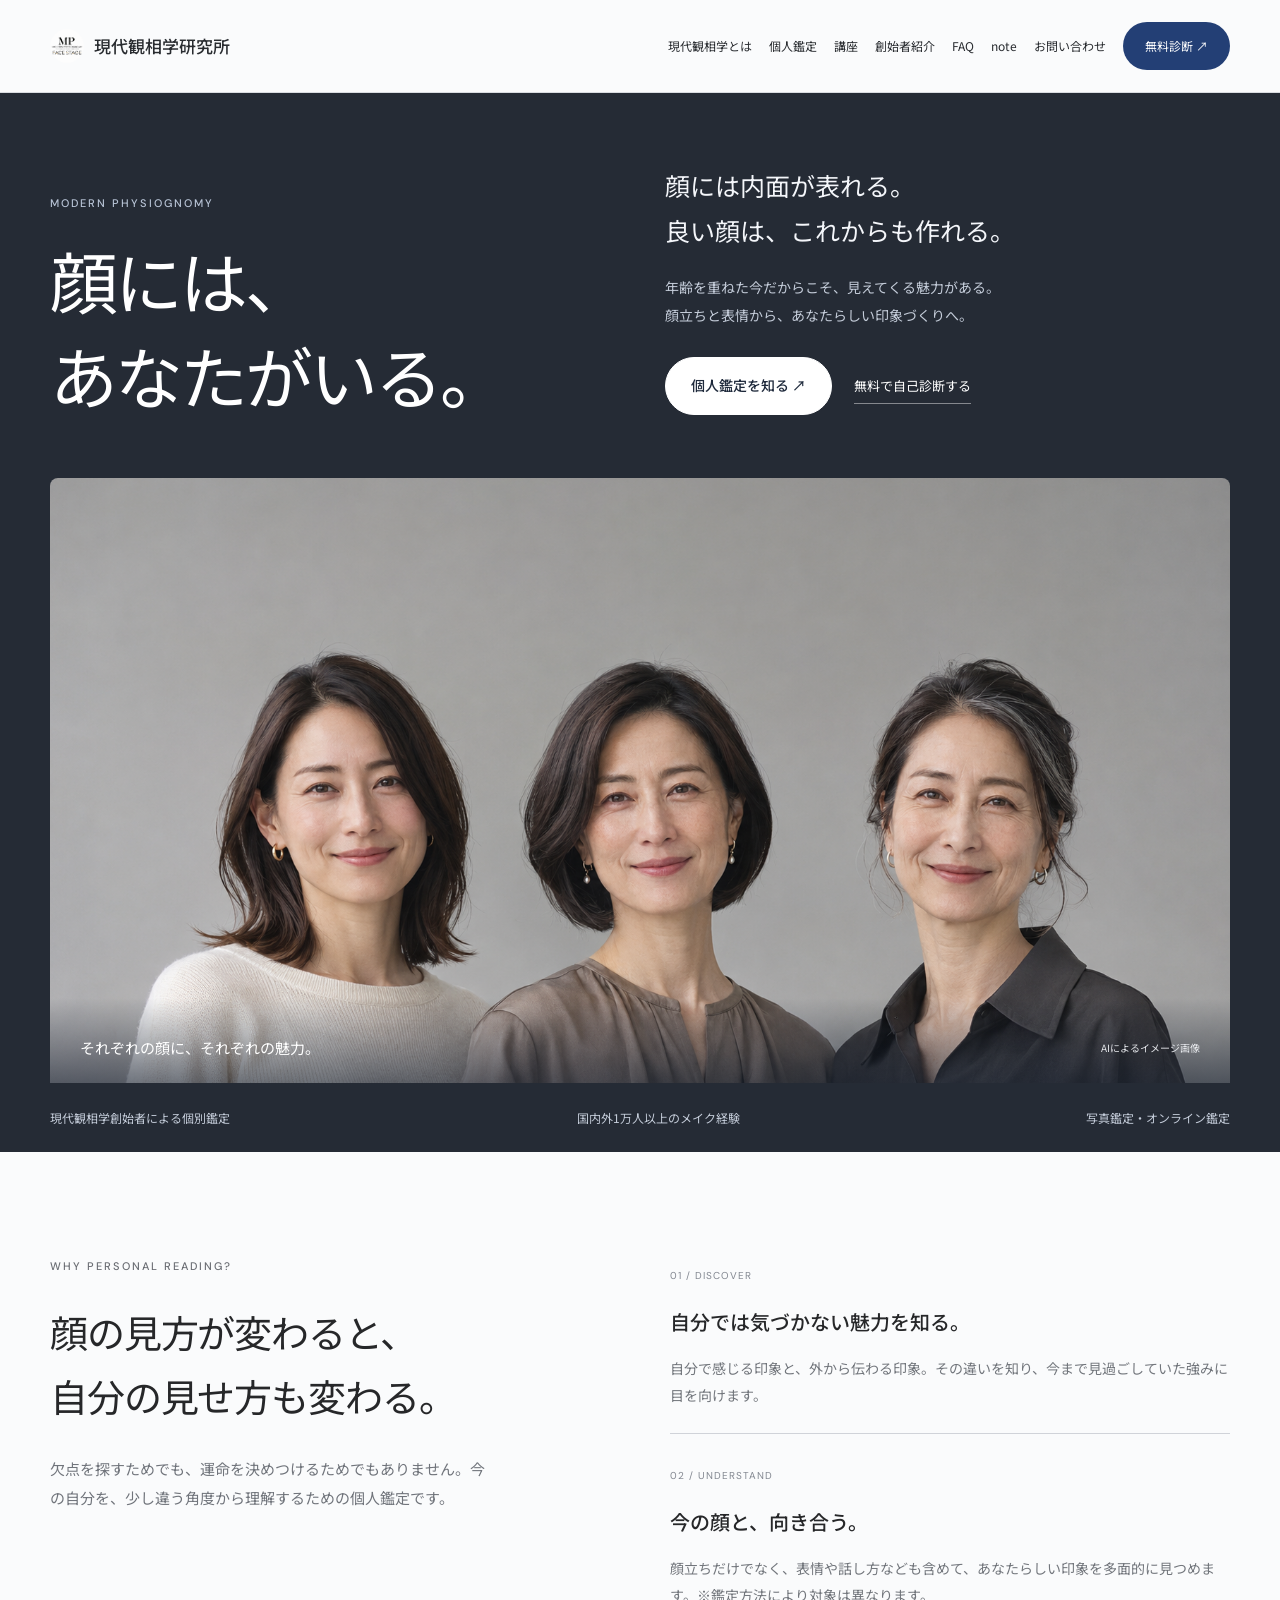
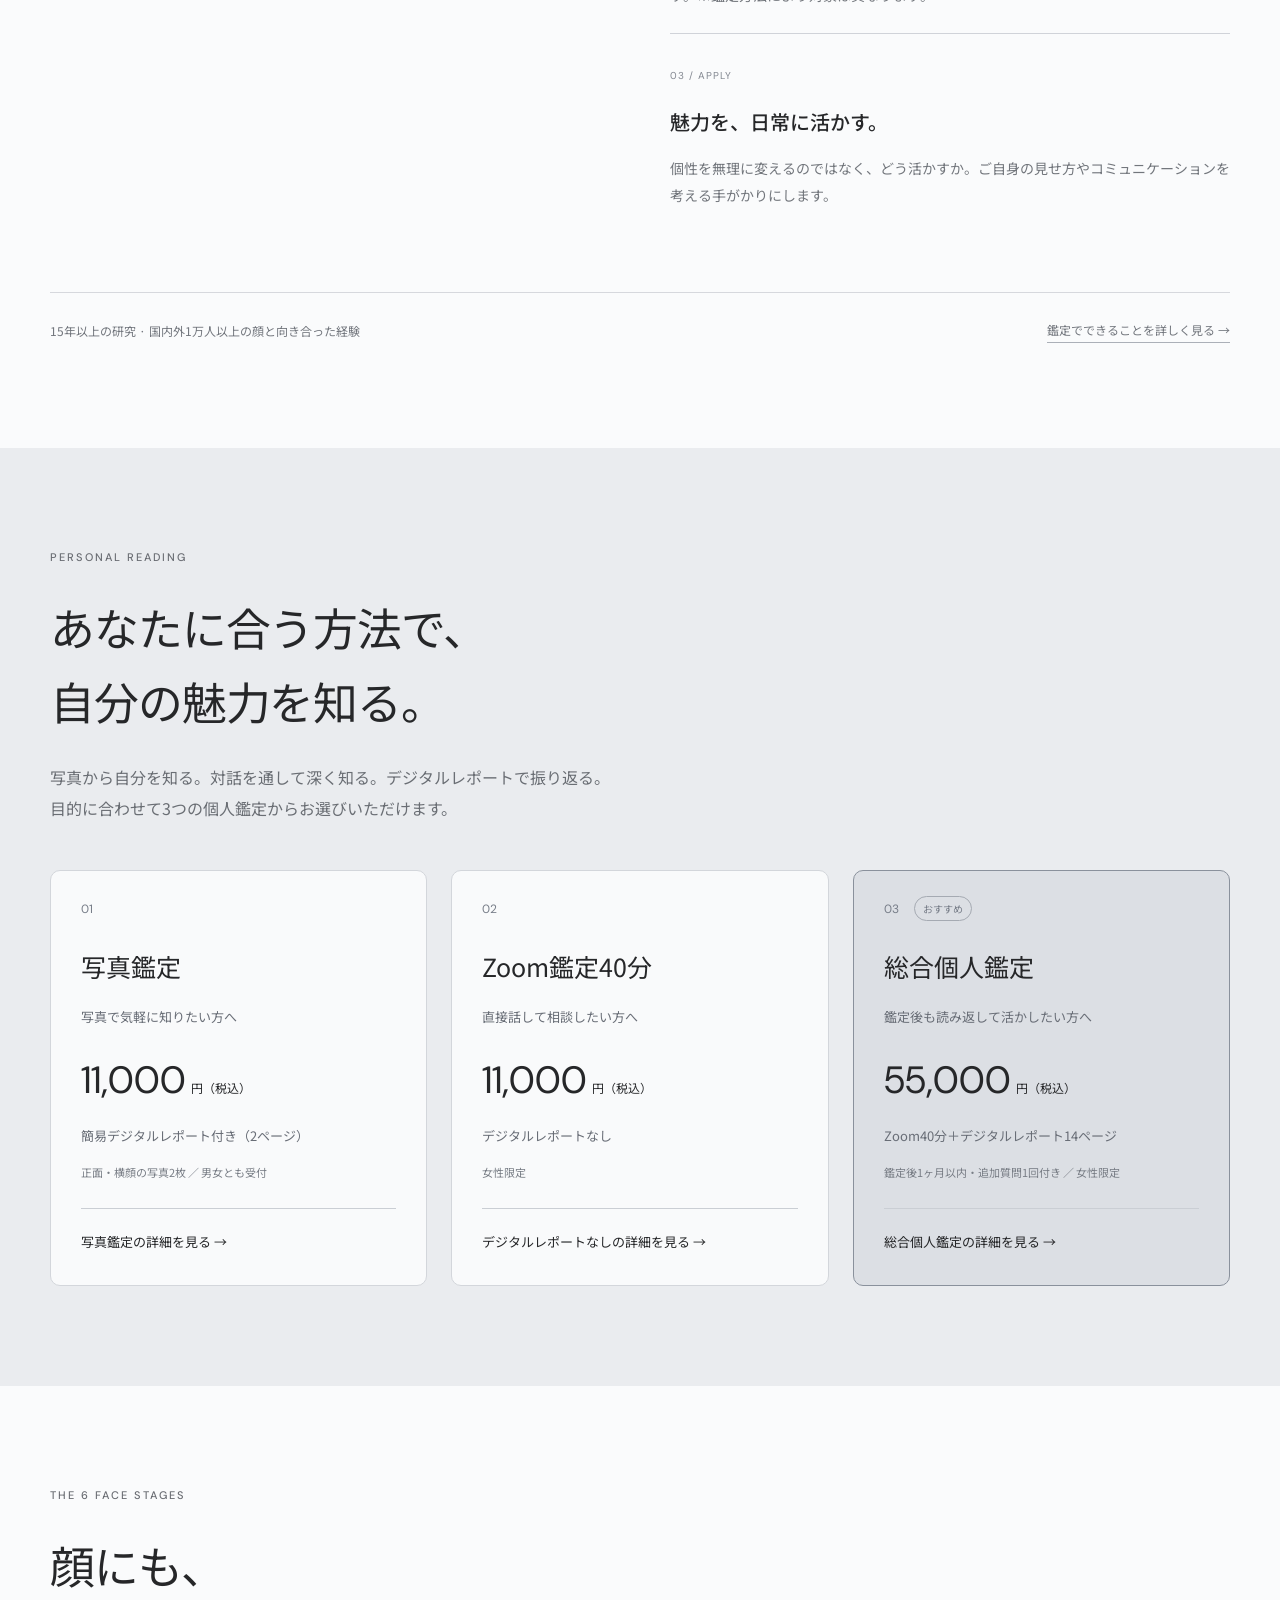
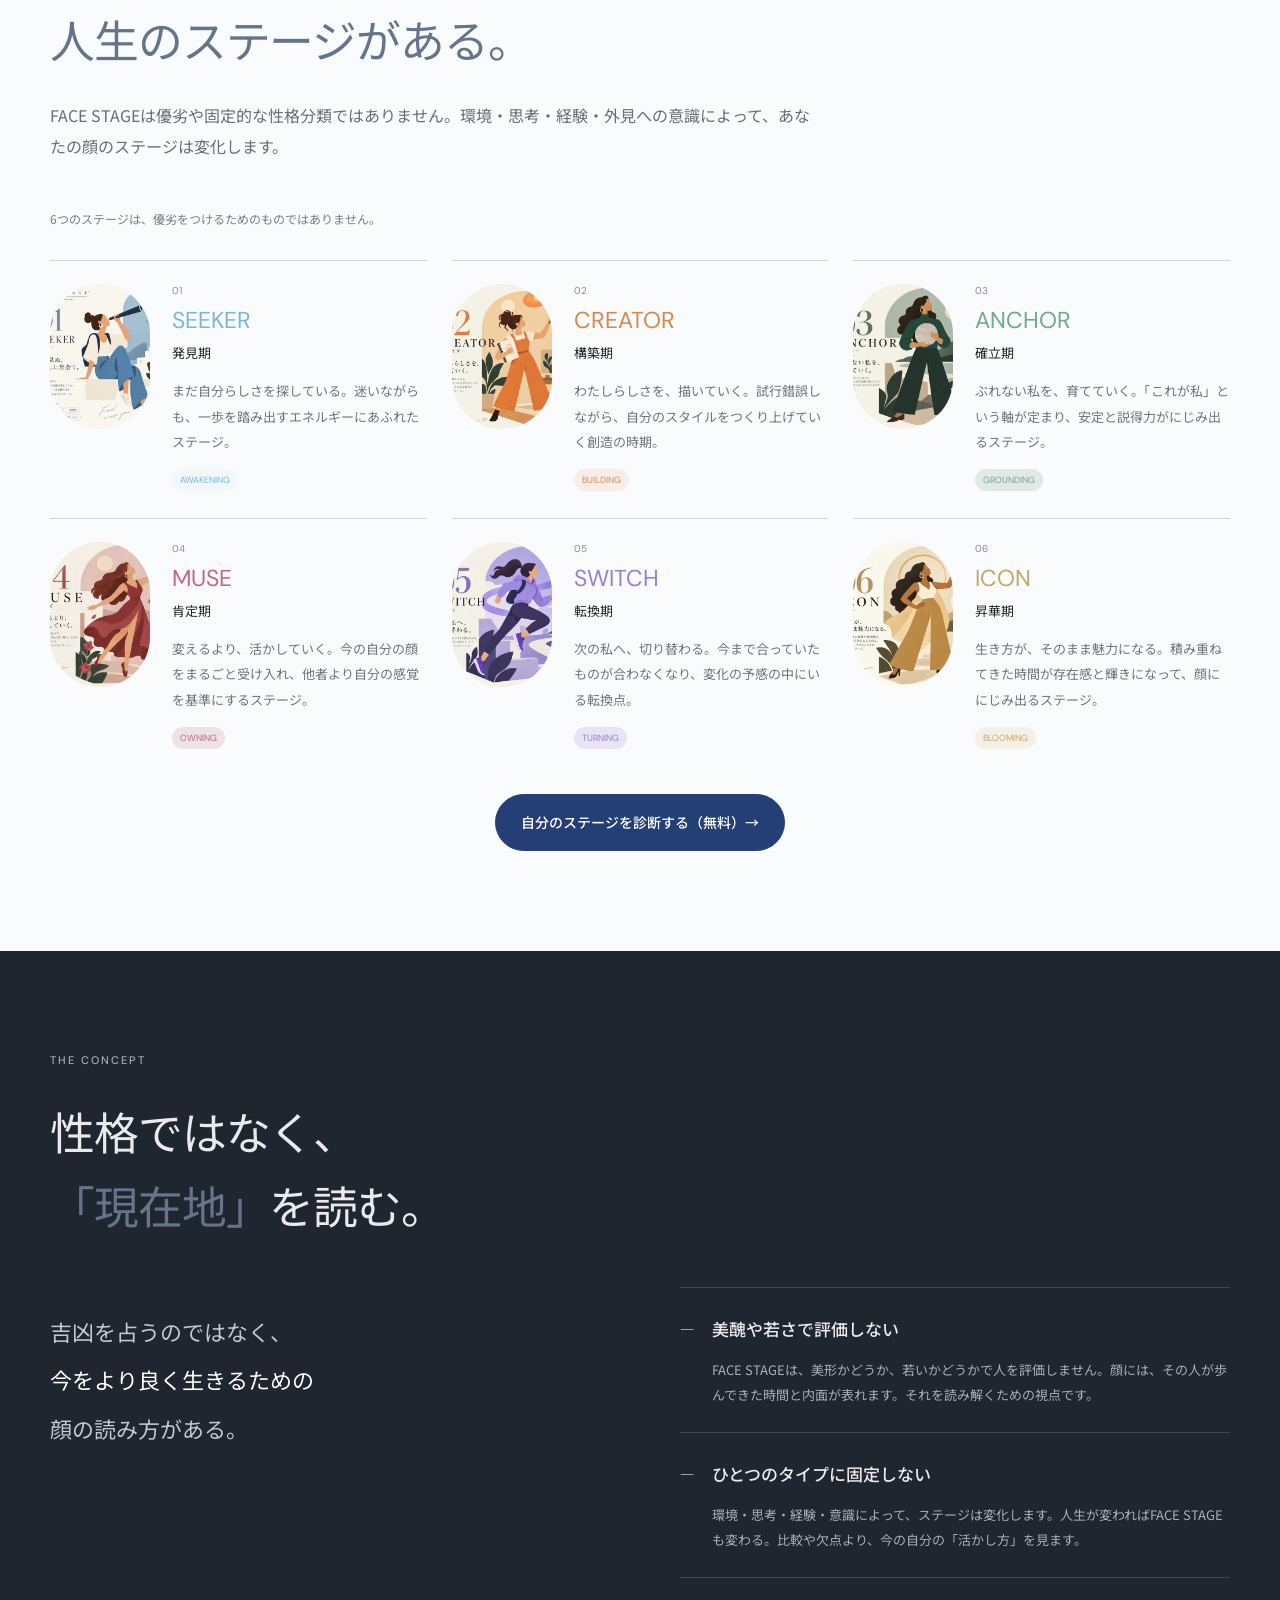
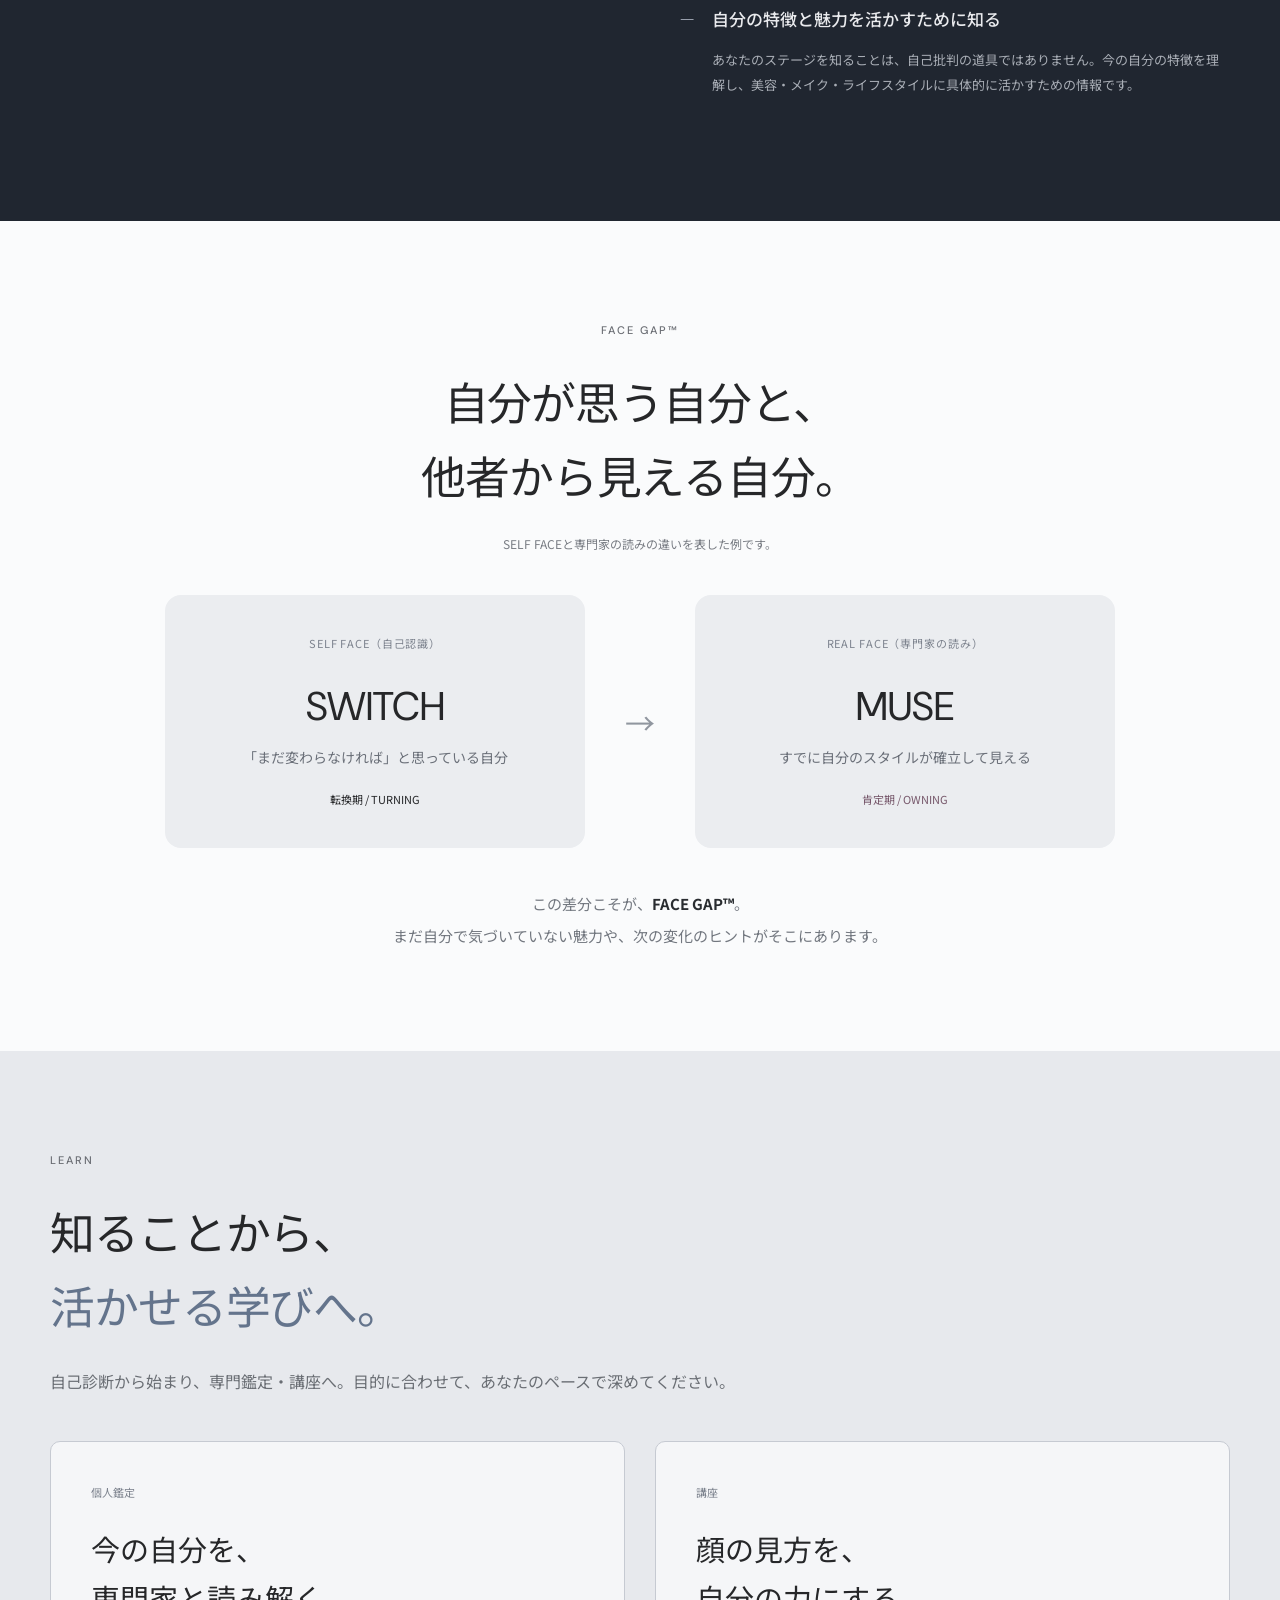
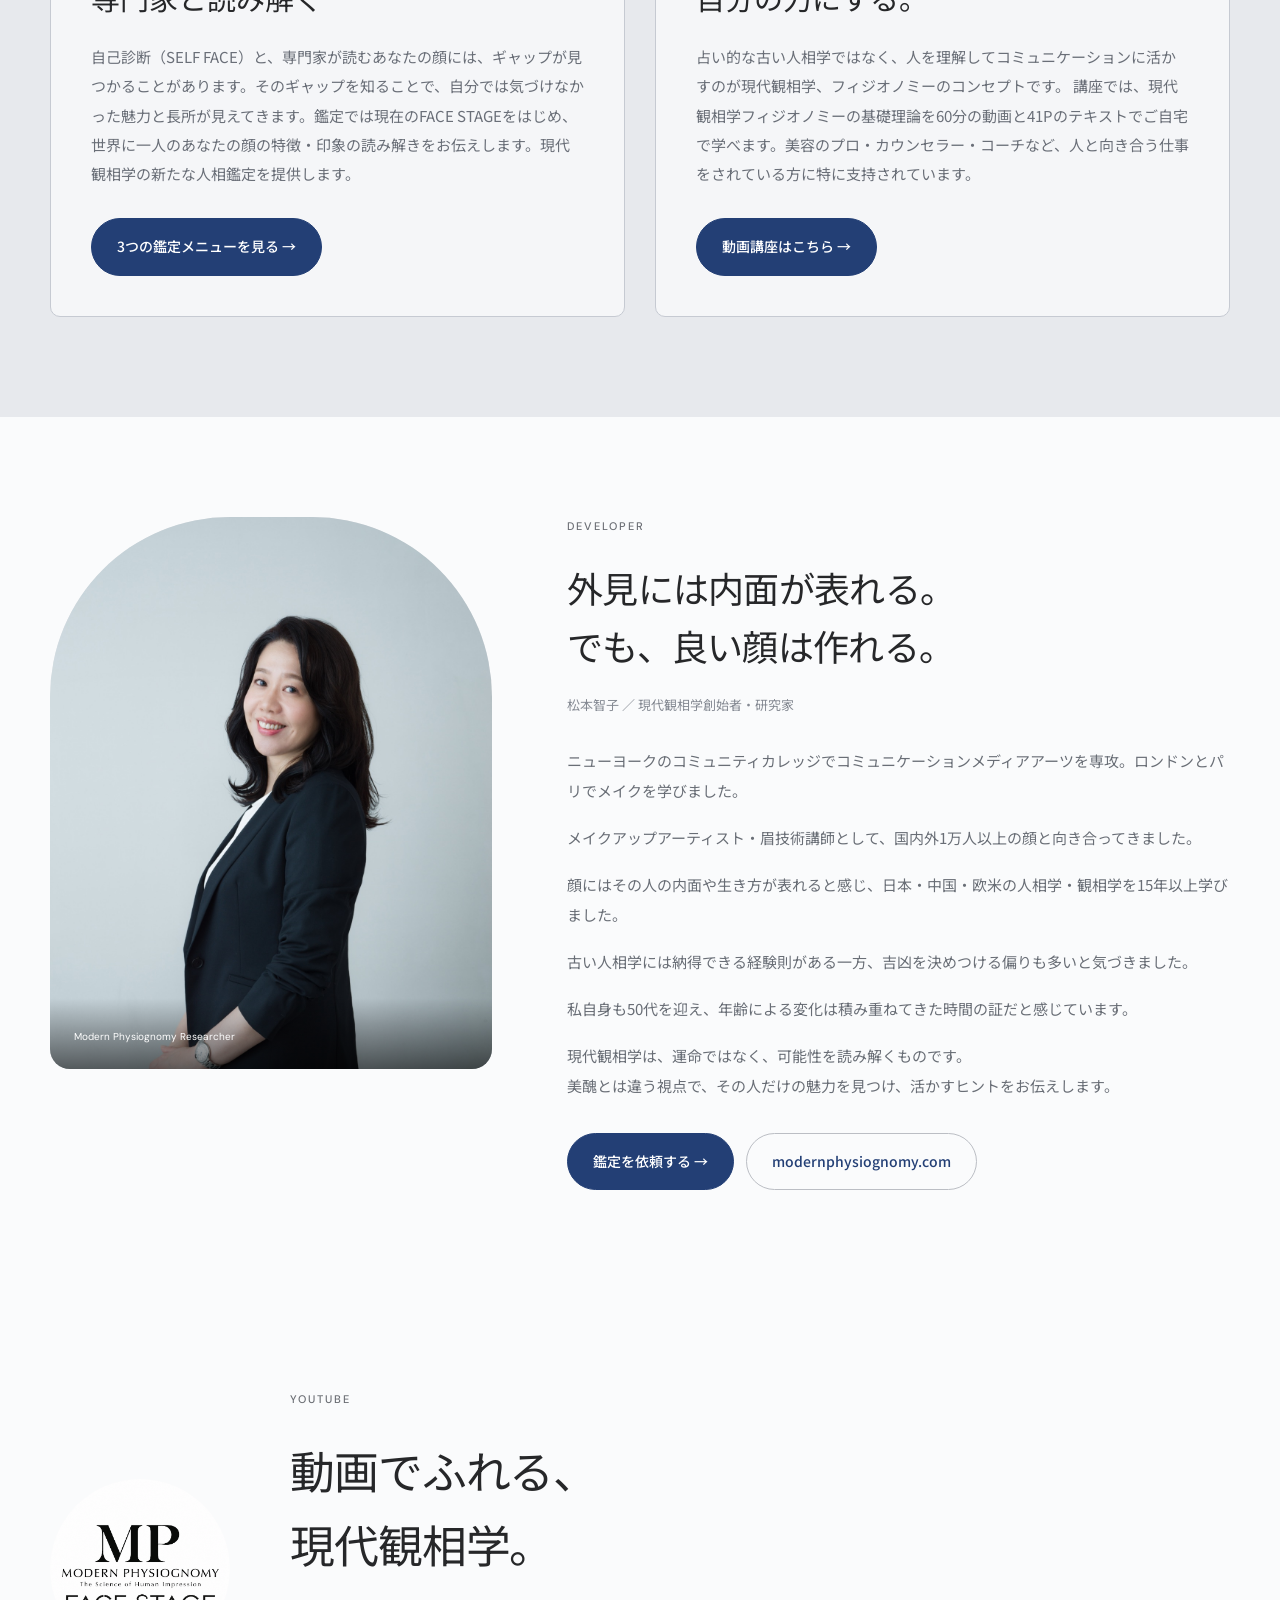
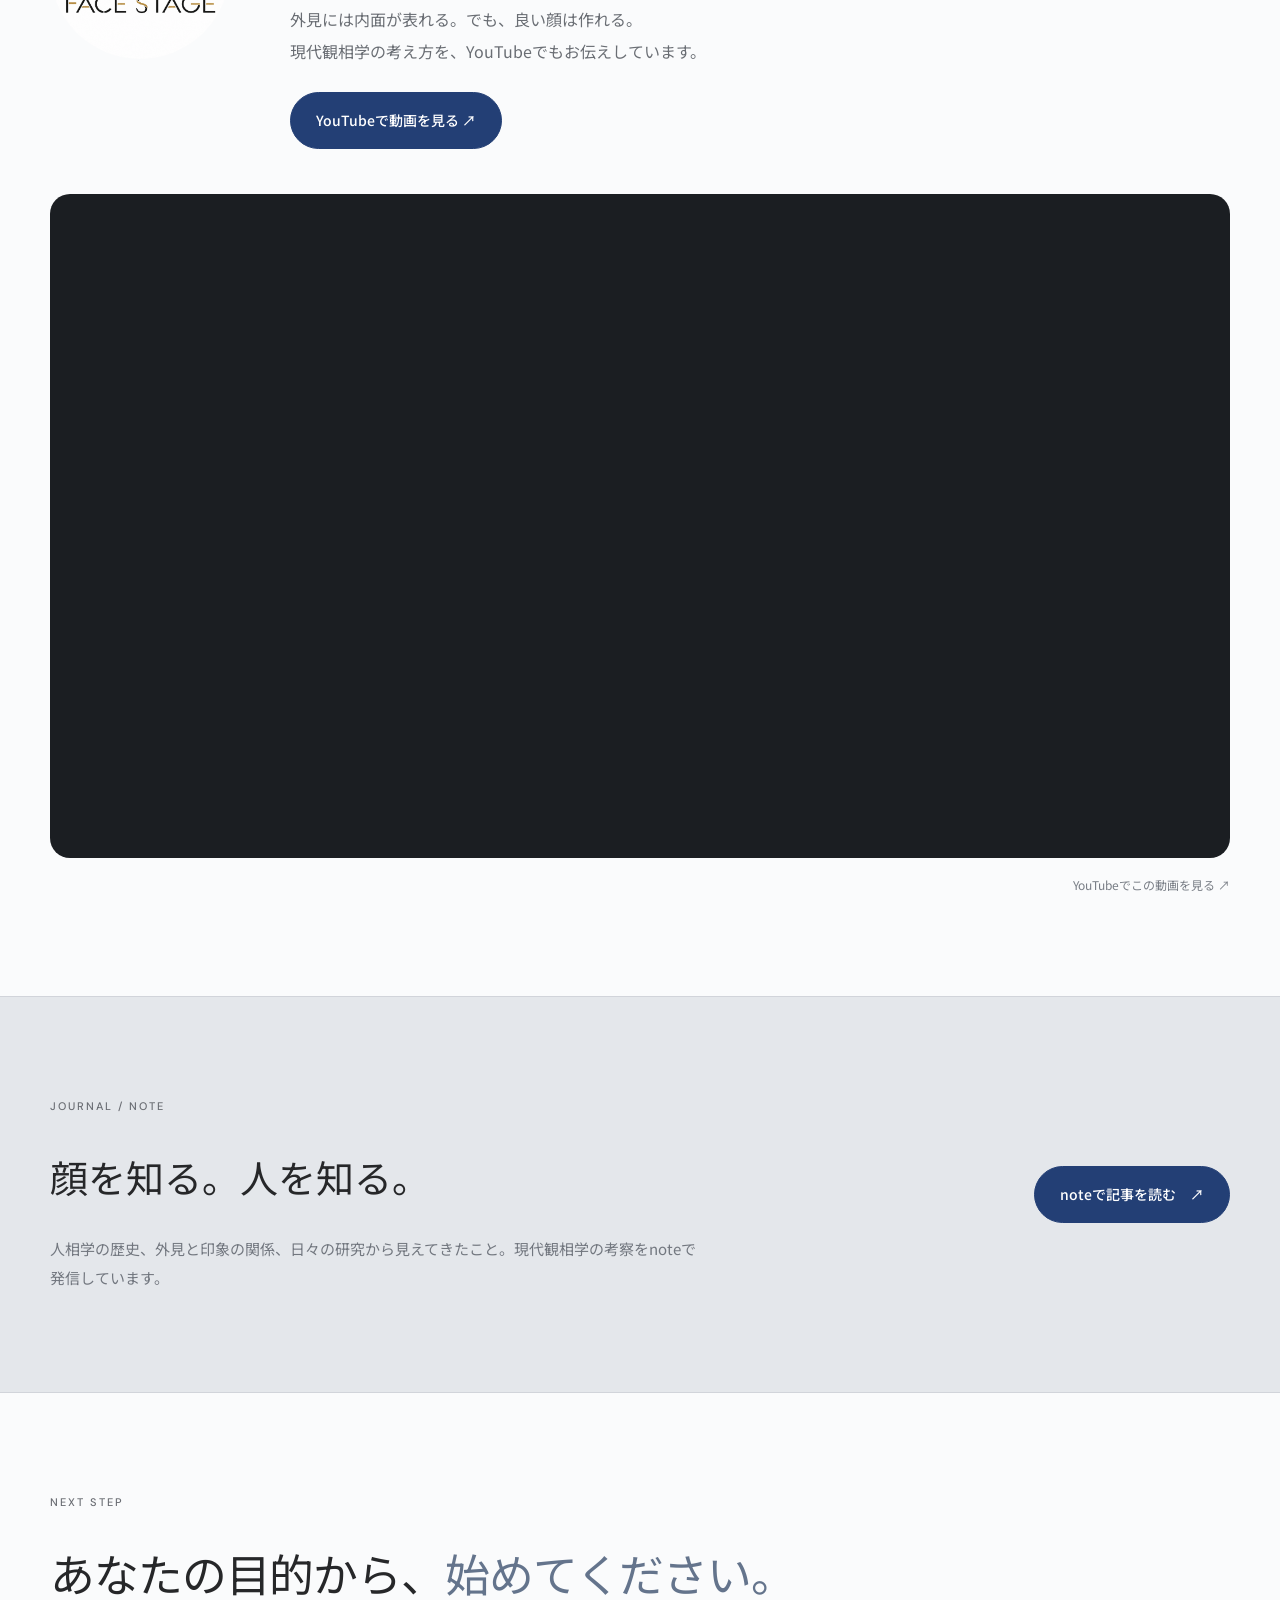
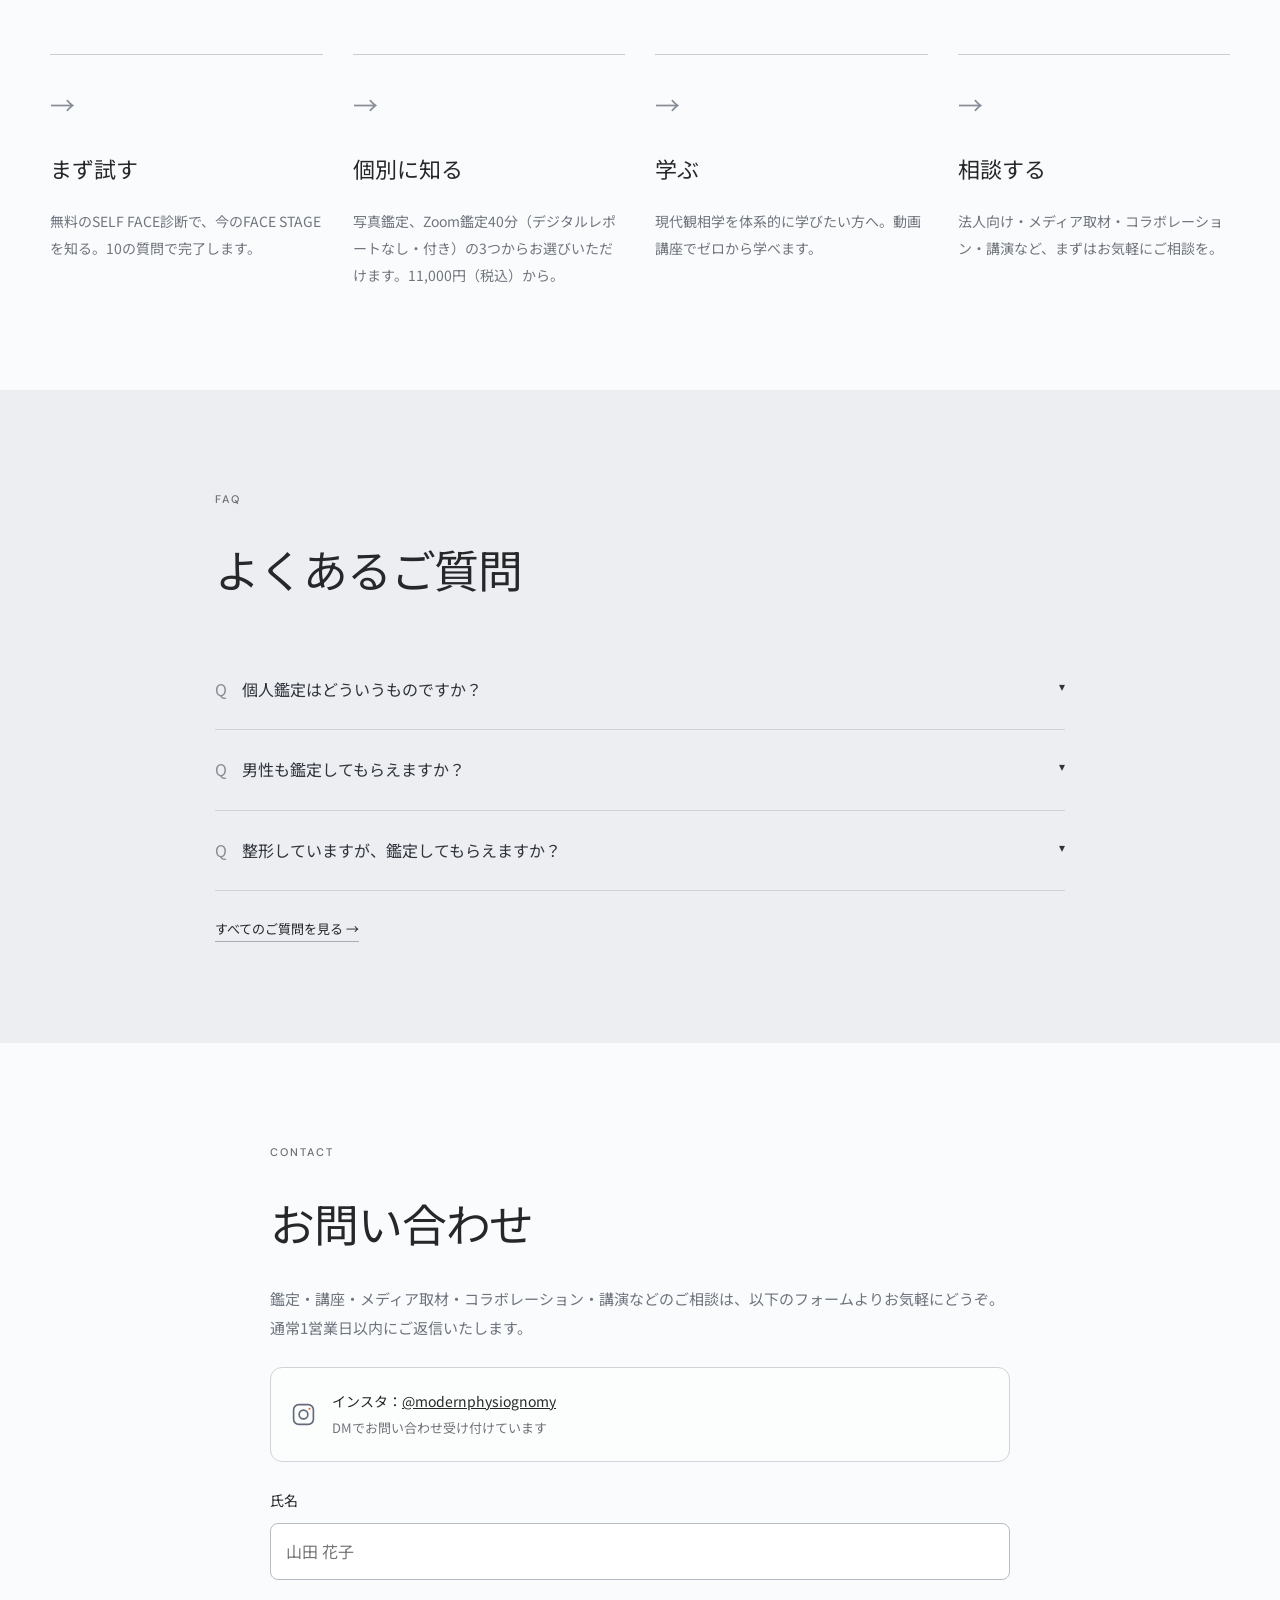
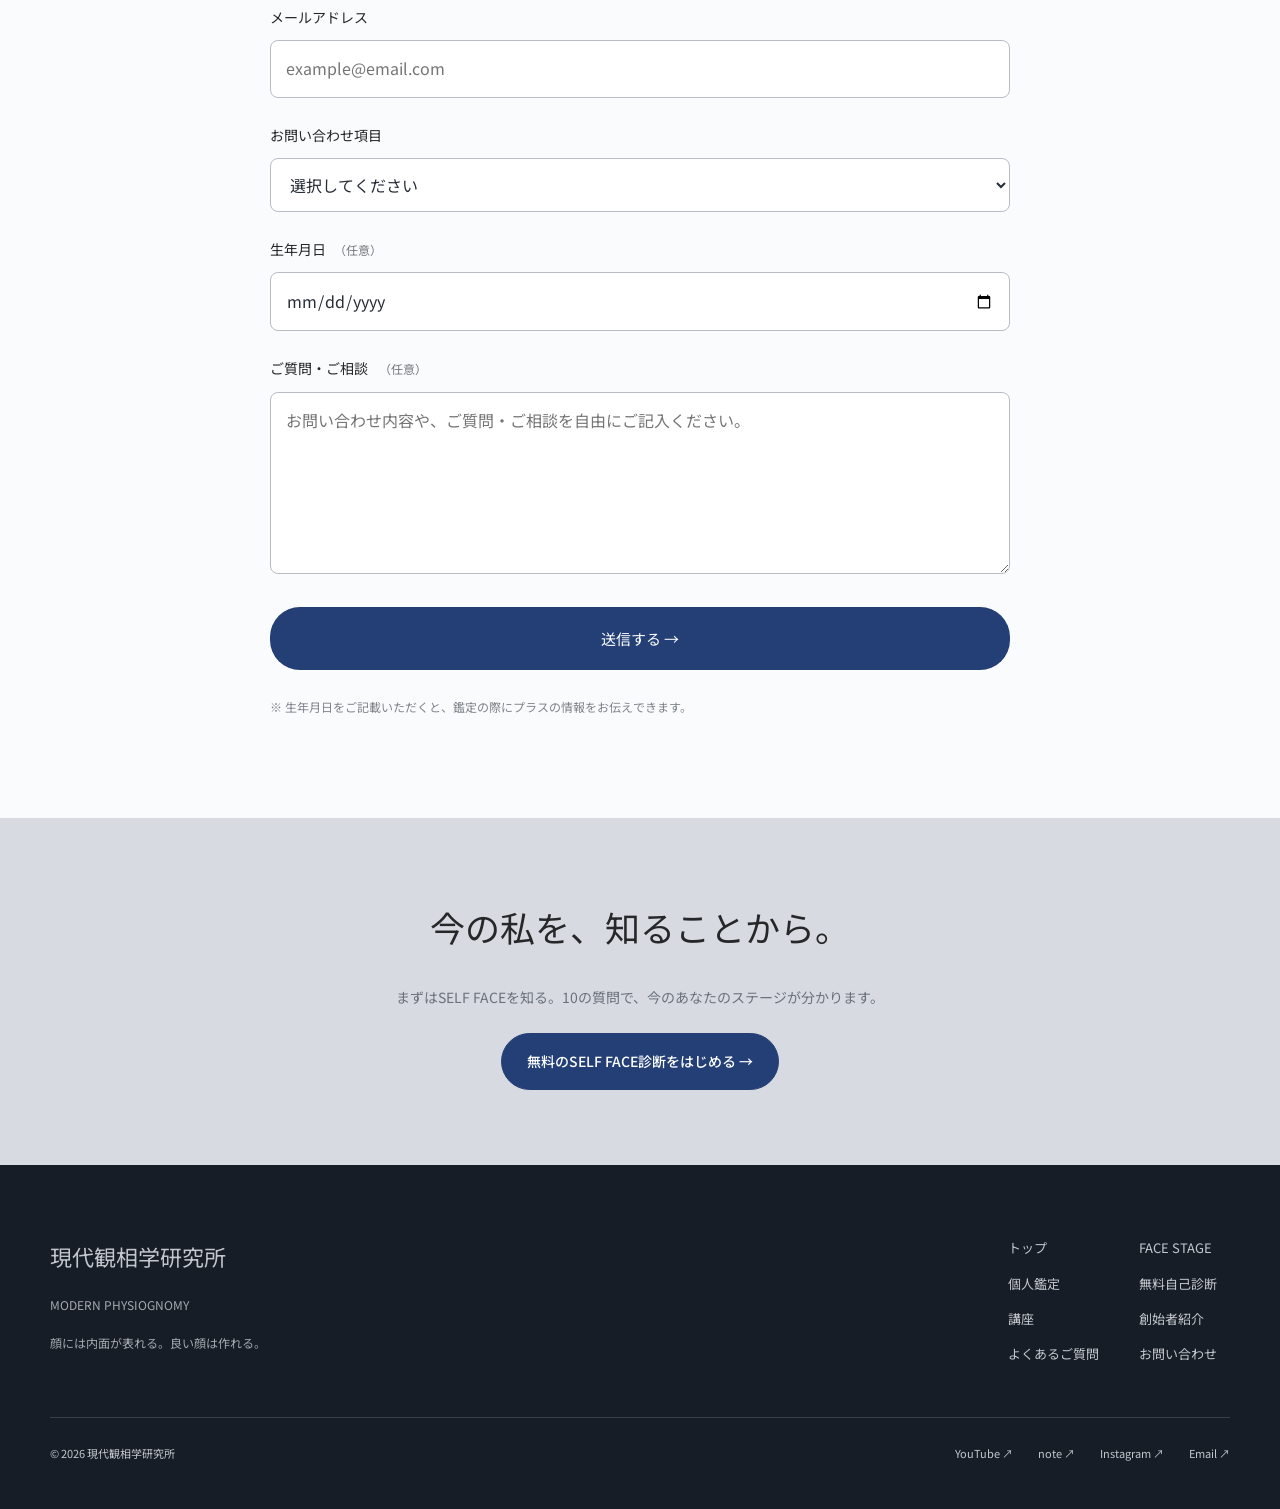
<file: index.html>
<!DOCTYPE html>

<html lang="ja">
<head>
<!-- Google tag (gtag.js) -->
<script async src="https://www.googletagmanager.com/gtag/js?id=G-103FFTN7W9"></script>
<script>
  window.dataLayer = window.dataLayer || [];
  function gtag(){dataLayer.push(arguments);}
  gtag('js', new Date());
  gtag('config', 'G-103FFTN7W9');
</script>

<meta charset="utf-8"/>
<meta content="width=device-width, initial-scale=1.0" name="viewport"/>
<meta content="現代観相学研究所。外見には内面が表れる。でも、良い顔は作れる。現代観相学研究家松本智子が、その人だけの魅力を見つけ、活かすヒントをお伝えします。" name="description"/>
<title>現代観相学研究所｜良い顔は作れる。</title>
<link href="https://fonts.googleapis.com" rel="preconnect"/>
<link crossorigin="" href="https://fonts.gstatic.com" rel="preconnect"/>
<link href="https://fonts.googleapis.com/css2?family=DM+Sans:ital,wght@0,400;0,500;0,600;0,700;1,400&amp;family=EB+Garamond:ital,wght@0,500;1,500&amp;family=Noto+Sans+JP:wght@400;500;600&amp;family=Noto+Serif+JP:wght@500;600&amp;display=swap" rel="stylesheet"/>

<link rel="stylesheet" href="assets/style.css"/></head>
<body class="home-page">
<nav aria-label="サイトナビ" class="site-nav">
<div class="container nav-inner">
<a class="site-brand" href="index.html"><img alt="" class="brand-logo" height="40" src="assets/image-a554cb5bd2f2.png" width="40"/><span>現代観相学研究所</span></a>
<button aria-controls="site-menu" aria-expanded="false" aria-label="メニューを開く" class="menu-toggle" type="button"><svg aria-hidden="true" class="menu-open" viewbox="0 0 24 24"><path d="M4 6h16M4 12h16M4 18h16"></path></svg><svg aria-hidden="true" class="menu-close" viewbox="0 0 24 24"><path d="m6 6 12 12M18 6 6 18"></path></svg><span>メニュー</span></button>
<div class="site-links" id="site-menu"><a href="index.html#stages">現代観相学とは</a><a href="menu.html">個人鑑定</a><a href="index.html#learn">講座</a><a href="index.html#about">創始者紹介</a><a href="faq.html">FAQ</a><a href="https://note.com/modernphysio" target="_blank" rel="noopener noreferrer">note</a><a href="index.html#contact">お問い合わせ</a><a class="nav-cta" href="quiz.html">無料診断 <span>↗</span></a></div>
</div>
</nav>
<header class="home-hero" id="top"><div class="container"><div class="home-hero-copy"><div><p class="eyebrow">MODERN PHYSIOGNOMY</p><h1>顔には、<br/>あなたがいる。</h1></div><div class="home-hero-intro"><p>顔には内面が表れる。<br/>良い顔は、これからも作れる。</p><p class="hero-small">年齢を重ねた今だからこそ、見えてくる魅力がある。<br/>顔立ちと表情から、あなたらしい印象づくりへ。</p><div class="hero-actions"><a class="btn btn-light" href="menu.html">個人鑑定を知る ↗</a><a class="text-link" href="quiz.html">無料で自己診断する</a></div></div></div><figure class="women-hero"><img src="assets/women-hero.png" alt="左から30代・40代・50代の女性。AIによるイメージ画像" width="1672" height="941" fetchpriority="high"/><figcaption>それぞれの顔に、それぞれの魅力。<small>AIによるイメージ画像</small></figcaption></figure><div class="home-trust"><span>現代観相学創始者による個別鑑定</span><span>国内外1万人以上のメイク経験</span><span>写真鑑定・オンライン鑑定</span></div></div></header>
<section aria-labelledby="benefits-title" class="reading-benefits"><div class="container">
<div class="benefits-heading"><p class="eyebrow">WHY PERSONAL READING?</p><h2 id="benefits-title">顔の見方が変わると、<br/>自分の見せ方も変わる。</h2><p>欠点を探すためでも、運命を決めつけるためでもありません。今の自分を、少し違う角度から理解するための個人鑑定です。</p></div>
<div class="benefits-list">
<article><span>01 / DISCOVER</span><h3>自分では気づかない魅力を知る。</h3><p>自分で感じる印象と、外から伝わる印象。その違いを知り、今まで見過ごしていた強みに目を向けます。</p></article>
<article><span>02 / UNDERSTAND</span><h3>今の顔と、向き合う。</h3><p>顔立ちだけでなく、表情や話し方なども含めて、あなたらしい印象を多面的に見つめます。※鑑定方法により対象は異なります。</p></article>
<article><span>03 / APPLY</span><h3>魅力を、日常に活かす。</h3><p>個性を無理に変えるのではなく、どう活かすか。ご自身の見せ方やコミュニケーションを考える手がかりにします。</p></article>
</div><div class="benefits-foot"><span>15年以上の研究 · 国内外1万人以上の顔と向き合った経験</span><a href="menu.html">鑑定でできることを詳しく見る →</a></div>
</div></section>
<section aria-labelledby="readings-title" class="section service-overview" id="readings"><div class="container">
<p class="eyebrow">PERSONAL READING</p><h2 class="section-title" id="readings-title">あなたに合う方法で、<br/>自分の魅力を知る。</h2><p class="lead">写真から自分を知る。対話を通して深く知る。デジタルレポートで振り返る。<br/>目的に合わせて3つの個人鑑定からお選びいただけます。</p>
<div class="service-options">
<a class="service-option" href="menu.html#photo"><span class="service-number">01</span><h3>写真鑑定</h3><p>写真で気軽に知りたい方へ</p><strong>11,000<span>円（税込）</span></strong><p class="service-includes">簡易デジタルレポート付き（2ページ）</p><small>正面・横顔の写真2枚 ／ 男女とも受付</small><span class="service-link">写真鑑定の詳細を見る →</span></a>
<a class="service-option" href="menu.html#session-light"><span class="service-number">02</span><h3>Zoom鑑定40分</h3><p>直接話して相談したい方へ</p><strong>11,000<span>円（税込）</span></strong><p class="service-includes">デジタルレポートなし</p><small>女性限定</small><span class="service-link">デジタルレポートなしの詳細を見る →</span></a>
<a class="service-option service-featured" href="menu.html#session"><span class="service-number">03 <b>おすすめ</b></span><h3>総合個人鑑定</h3><p>鑑定後も読み返して活かしたい方へ</p><strong>55,000<span>円（税込）</span></strong><p class="service-includes">Zoom40分＋デジタルレポート14ページ</p><small>鑑定後1ヶ月以内・追加質問1回付き ／ 女性限定</small><span class="service-link">総合個人鑑定の詳細を見る →</span></a>
</div></div></section>
<section class="section stages" id="stages">
<div class="container">
<div class="section-header">
<p class="eyebrow">The 6 FACE STAGES</p>
<h2 class="section-title">顔にも、<br/><em>人生のステージがある。</em></h2>
<p class="lead">FACE STAGEは優劣や固定的な性格分類ではありません。環境・思考・経験・外見への意識によって、あなたの顔のステージは変化します。</p>
</div>
<p class="section-caption">6つのステージは、優劣をつけるためのものではありません。</p><div class="stages-grid">
<div class="stage-card">
<div class="img-wrap"><img alt="SEEKER" src="assets/image-244740d8f99d.jpg"/></div>
<div class="card-body">
<div class="s-num">01</div><div class="s-name" style="color:#7ab8d4">SEEKER</div>
<div class="s-jp">発見期</div>
<div class="s-desc">まだ自分らしさを探している。迷いながらも、一歩を踏み出すエネルギーにあふれたステージ。</div>
<span class="s-tag" style="background:rgba(185,217,232,.15);color:#7ab8d4">AWAKENING</span>
</div>
</div>
<div class="stage-card">
<div class="img-wrap"><img alt="CREATOR" src="assets/image-a327c7634c2b.jpg"/></div>
<div class="card-body">
<div class="s-num">02</div><div class="s-name" style="color:#d4894d">CREATOR</div>
<div class="s-jp">構築期</div>
<div class="s-desc">わたしらしさを、描いていく。試行錯誤しながら、自分のスタイルをつくり上げていく創造の時期。</div>
<span class="s-tag" style="background:rgba(240,160,107,.15);color:#d4894d">BUILDING</span>
</div>
</div>
<div class="stage-card">
<div class="img-wrap"><img alt="ANCHOR" src="assets/image-1b4586fcfdfc.jpg"/></div>
<div class="card-body">
<div class="s-num">03</div><div class="s-name" style="color:#6dab8c">ANCHOR</div>
<div class="s-jp">確立期</div>
<div class="s-desc">ぶれない私を、育てていく。「これが私」という軸が定まり、安定と説得力がにじみ出るステージ。</div>
<span class="s-tag" style="background:rgba(85,123,104,.15);color:#6dab8c">GROUNDING</span>
</div>
</div>
<div class="stage-card">
<div class="img-wrap"><img alt="MUSE" src="assets/image-4417b8c803f6.jpg"/></div>
<div class="card-body">
<div class="s-num">04</div><div class="s-name" style="color:#c4687e">MUSE</div>
<div class="s-jp">肯定期</div>
<div class="s-desc">変えるより、活かしていく。今の自分の顔をまるごと受け入れ、他者より自分の感覚を基準にするステージ。</div>
<span class="s-tag" style="background:rgba(158,80,96,.15);color:#c4687e">OWNING</span>
</div>
</div>
<div class="stage-card">
<div class="img-wrap"><img alt="SWITCH" src="assets/image-1c0aea0abf58.jpg"/></div>
<div class="card-body">
<div class="s-num">05</div><div class="s-name" style="color:#9a7dd4">SWITCH</div>
<div class="s-jp">転換期</div>
<div class="s-desc">次の私へ、切り替わる。今まで合っていたものが合わなくなり、変化の予感の中にいる転換点。</div>
<span class="s-tag" style="background:rgba(124,101,184,.15);color:#9a7dd4">TURNING</span>
</div>
</div>
<div class="stage-card">
<div class="img-wrap"><img alt="ICON" src="assets/image-fbd378fab881.jpg"/></div>
<div class="card-body">
<div class="s-num">06</div><div class="s-name" style="color:#c9a668">ICON</div>
<div class="s-jp">昇華期</div>
<div class="s-desc">生き方が、そのまま魅力になる。積み重ねてきた時間が存在感と輝きになって、顔ににじみ出るステージ。</div>
<span class="s-tag" style="background:rgba(210,176,111,.15);color:#c9a668">BLOOMING</span>
</div>
</div>
</div>
<div style="text-align:center;margin-top:44px">
<a class="btn-gold" href="quiz.html" style="display:inline-flex">自分のステージを診断する（無料）→</a>
</div>
</div>
</section>
<section class="section philosophy-sect">
<div class="container">
<p class="eyebrow">The Concept</p>
<h2 class="section-title">性格ではなく、<br/><em>「現在地」</em>を読む。</h2>
<div class="phil-grid">
<div class="big-stmt">
        吉凶を占うのではなく、<br/>
<em>今をより良く生きるための</em><br/>
        顔の読み方がある。
      </div>
<div class="principles">
<div class="principle">
<span class="num">—</span>
<div><h4>美醜や若さで評価しない</h4><p>FACE STAGEは、美形かどうか、若いかどうかで人を評価しません。顔には、その人が歩んできた時間と内面が表れます。それを読み解くための視点です。</p></div>
</div>
<div class="principle">
<span class="num">—</span>
<div><h4>ひとつのタイプに固定しない</h4><p>環境・思考・経験・意識によって、ステージは変化します。人生が変わればFACE STAGEも変わる。比較や欠点より、今の自分の「活かし方」を見ます。</p></div>
</div>
<div class="principle">
<span class="num">—</span>
<div><h4>自分の特徴と魅力を活かすために知る</h4><p>あなたのステージを知ることは、自己批判の道具ではありません。今の自分の特徴を理解し、美容・メイク・ライフスタイルに具体的に活かすための情報です。</p></div>
</div>
</div>
</div>
</div>
</section>
<section class="section gap-sect">
<div class="container">
<p class="eyebrow">FACE GAP™</p>
<h2 class="section-title">自分が思う自分と、<br/>他者から見える自分。</h2>
<p class="section-caption">SELF FACEと専門家の読みの違いを表した例です。</p><div class="gap-board">
<div class="gap-card">
<div class="gap-lbl">SELF FACE（自己認識）</div>
<div class="gap-type">SWITCH</div>
<div class="gap-jp">「まだ変わらなければ」と思っている自分</div>
<div class="gap-chip">転換期 / TURNING</div>
</div>
<div class="gap-arrow">→</div>
<div class="gap-card">
<div class="gap-lbl">REAL FACE（専門家の読み）</div>
<div class="gap-type">MUSE</div>
<div class="gap-jp">すでに自分のスタイルが確立して見える</div>
<div class="gap-chip" style="color:var(--muse);border-color:#4a2030">肯定期 / OWNING</div>
</div>
</div>
<p class="gap-explain">この差分こそが、<strong style="color:var(--ink)">FACE GAP™</strong>。<br/>まだ自分で気づいていない魅力や、次の変化のヒントがそこにあります。</p>
</div>
</section>
<!-- ═══ LEARN ═══ -->
<section class="section learn-sect" id="learn">
<div class="container">
<div class="section-header">
<p class="eyebrow">LEARN</p>
<h2 class="section-title">知ることから、<br/><em>活かせる学びへ。</em></h2>
<p class="lead">自己診断から始まり、専門鑑定・講座へ。目的に合わせて、あなたのペースで深めてください。</p>
</div>
<div class="learn-paths">
<div class="path-card">
<span class="path-tag">個人鑑定</span>
<h3 class="path-title">今の自分を、<br/>専門家と読み解く</h3>
<p class="path-desc">自己診断（SELF FACE）と、専門家が読むあなたの顔には、ギャップが見つかることがあります。そのギャップを知ることで、自分では気づけなかった魅力と長所が見えてきます。鑑定では現在のFACE STAGEをはじめ、世界に一人のあなたの顔の特徴・印象の読み解きをお伝えします。現代観相学の新たな人相鑑定を提供します。</p>
<a class="btn-gold" href="menu.html" style="align-self:flex-start;margin-top:auto">3つの鑑定メニューを見る →</a>
</div>
<div class="path-card">
<span class="path-tag">講座</span>
<h3 class="path-title">顔の見方を、<br/>自分の力にする。</h3>
<p class="path-desc">占い的な古い人相学ではなく、人を理解してコミュニケーションに活かすのが現代観相学、フィジオノミーのコンセプトです。
講座では、現代観相学フィジオノミーの基礎理論を60分の動画と41Pのテキストでご自宅で学べます。美容のプロ・カウンセラー・コーチなど、人と向き合う仕事をされている方に特に支持されています。</p>
<a class="btn-gold" href="https://7beauty-academy.com/GoodsDetail.jsp?salesGoodsCode=11874" rel="noopener" style="align-self:flex-start;margin-top:auto" target="_blank">動画講座はこちら →</a>
</div>
</div>
<div style="display:none"><!-- learn-inner placeholder --><div class="course-visual">
<div class="course-visual-bg"></div>
<span style="position:relative;z-index:1;font-size:52px;color:var(--gold);opacity:.9">▶</span>
<span class="course-visual-label" style="position:relative;z-index:1">Modern Physiognomy Course</span>
</div>
</div>
</div>
</section>
<!-- ═══ ABOUT ═══ -->
<section class="section about-sect" id="about">
<div class="container">
<div class="about-grid">
<div class="about-portrait">
<div class="portrait-frame">
<img alt="松本智子" src="assets/image-17b8e55cd6a2.jpg"/>
<div style="position:relative;z-index:1;width:100%;padding:20px 24px;background:linear-gradient(to top,rgba(0,0,0,.55) 0%,transparent 100%);align-self:flex-end">
<span class="portrait-tag">Modern Physiognomy Researcher</span>
</div>
</div>
</div>
<div class="about-text">
<p class="eyebrow">DEVELOPER</p>
<h2 class="about-name" style="font-size:clamp(22px,3.2vw,36px);letter-spacing:-.02em;line-height:1.6;margin-bottom:16px">外見には内面が表れる。<br/>でも、良い顔は作れる。</h2>
<p class="about-title">松本智子 ／ 現代観相学創始者・研究家</p>
<p class="about-body">ニューヨークのコミュニティカレッジでコミュニケーションメディアアーツを専攻。ロンドンとパリでメイクを学びました。</p>
<p class="about-body">メイクアップアーティスト・眉技術講師として、国内外1万人以上の顔と向き合ってきました。</p>
<p class="about-body">顔にはその人の内面や生き方が表れると感じ、日本・中国・欧米の人相学・観相学を15年以上学びました。</p>
<p class="about-body">古い人相学には納得できる経験則がある一方、吉凶を決めつける偏りも多いと気づきました。</p>
<p class="about-body">私自身も50代を迎え、年齢による変化は積み重ねてきた時間の証だと感じています。</p>
<p class="about-body">現代観相学は、運命ではなく、可能性を読み解くものです。<br/>美醜とは違う視点で、その人だけの魅力を見つけ、活かすヒントをお伝えします。</p>
<div style="display:flex;gap:12px;flex-wrap:wrap;margin-top:32px">
<a class="btn-gold" href="menu.html">鑑定を依頼する →</a>
<a class="btn-ghost" href="https://modernphysiognomy.com" rel="noopener" target="_blank">modernphysiognomy.com</a>
</div>
</div>
</div>
</div>
</section>
<section aria-labelledby="youtube-heading" class="section" id="youtube">
<div class="container">
<div class="youtube-card">
<img alt="MP MODERN PHYSIOGNOMY / FACE STAGE" class="youtube-logo" height="240" loading="lazy" src="assets/image-a554cb5bd2f2.png" width="240"/>
<div>
<p class="eyebrow">YOUTUBE</p>
<h2 class="section-title" id="youtube-heading">動画でふれる、<br/>現代観相学。</h2>
<p class="lead">外見には内面が表れる。でも、良い顔は作れる。<br/>現代観相学の考え方を、YouTubeでもお伝えしています。</p>
<a class="btn-gold" href="https://www.youtube.com/@modernphysiognomy" rel="noopener noreferrer" target="_blank">YouTubeで動画を見る ↗</a>
</div>
</div>
<div class="youtube-video">
<iframe allow="accelerometer; autoplay; clipboard-write; encrypted-media; gyroscope; picture-in-picture; web-share" allowfullscreen="" height="540" loading="lazy" referrerpolicy="strict-origin-when-cross-origin" src="https://www.youtube-nocookie.com/embed/bvhqLM2Q1rY" title="現代観相学研究所のYouTube動画" width="960"></iframe>
</div>
<p class="youtube-direct"><a href="https://www.youtube.com/watch?v=bvhqLM2Q1rY" rel="noopener noreferrer" target="_blank">YouTubeでこの動画を見る ↗</a></p>
</div>
</section>
<!-- ═══ COLUMN ═══ -->
<section class="section note-feature" id="note"><div class="container note-feature-inner"><div><p class="eyebrow">JOURNAL / NOTE</p><h2>顔を知る。人を知る。</h2><p class="note-desc">人相学の歴史、外見と印象の関係、日々の研究から見えてきたこと。現代観相学の考察をnoteで発信しています。</p></div><a class="note-feature-link" href="https://note.com/modernphysio" rel="noopener noreferrer" target="_blank">noteで記事を読む <span aria-hidden="true">↗</span></a></div></section>
<!-- ═══ EXIT PATHS ═══ -->
<section class="section links-sect">
<div class="container">
<div class="section-header">
<p class="eyebrow">NEXT STEP</p>
<h2 class="section-title">あなたの目的から、<em>始めてください。</em></h2>
</div>
<div class="exit-grid">
<a class="exit-card" href="quiz.html">
<span class="exit-mark">→</span>
<h3>まず試す</h3>
<p>無料のSELF FACE診断で、今のFACE STAGEを知る。10の質問で完了します。</p>
</a>
<a class="exit-card exit-dark" href="menu.html">
<span class="exit-mark">→</span>
<h3>個別に知る</h3>
<p>写真鑑定、Zoom鑑定40分（デジタルレポートなし・付き）の3つからお選びいただけます。11,000円（税込）から。</p>
</a>
<a class="exit-card" href="#learn">
<span class="exit-mark">→</span>
<h3>学ぶ</h3>
<p>現代観相学を体系的に学びたい方へ。動画講座でゼロから学べます。</p>
</a>
<a class="exit-card" href="#contact">
<span class="exit-mark">→</span>
<h3>相談する</h3>
<p>法人向け・メディア取材・コラボレーション・講演など、まずはお気軽にご相談を。</p>
</a>
</div>
</div>
</section>
<!-- ═══ FAQ ═══ -->
<section class="section faq-sect">
<div class="container">
<div class="section-header">
<p class="eyebrow">FAQ</p>
<h2 class="section-title">よくあるご質問</h2>
</div>
<ul class="faq-list faq-preview" role="list">
<li class="faq-item">
<button aria-expanded="false" class="faq-q">
<span class="faq-q-mark">Q</span>
<span class="faq-q-text">個人鑑定はどういうものですか？</span>
<span class="faq-chevron">▾</span>
</button>
<div class="faq-a">一言で言えば、「現代の人相・観相鑑定」です。古い人相学のように、性格や運命の決めつけではなく、顔に表れているあなたの特徴や印象を現実的に読み解いていきます。</div>
</li>
<li class="faq-item">
<button aria-expanded="false" class="faq-q">
<span class="faq-q-mark">Q</span>
<span class="faq-q-text">男性も鑑定してもらえますか？</span>
<span class="faq-chevron">▾</span>
</button>
<div class="faq-a">男性はFACE GAP READING（画像鑑定）のみ承っております。Zoom鑑定は、女性限定となっております。</div>
</li>
<li class="faq-item">
<button aria-expanded="false" class="faq-q">
<span class="faq-q-mark">Q</span>
<span class="faq-q-text">整形していますが、鑑定してもらえますか？</span>
<span class="faq-chevron">▾</span>
</button>
<div class="faq-a">恐れ入りますが、整形している方、加工した画像では正しい鑑定が行えませんので、お断りしております。整形を否定するものではなく、鑑定上の理由です。</div>
</li>
</ul>
<a class="faq-more-link" href="faq.html">すべてのご質問を見る →</a>
</div>
</section>
<!-- ═══ CONTACT ═══ -->
<section class="section contact-sect" id="contact">
<div class="container">
<p class="eyebrow">CONTACT</p>
<h2 class="section-title">お問い合わせ</h2>
<p class="contact-body">
      鑑定・講座・メディア取材・コラボレーション・講演などのご相談は、以下のフォームよりお気軽にどうぞ。<br/>
      通常1営業日以内にご返信いたします。
    </p>
<div aria-label="Instagramでのお問い合わせ" class="instagram-contact"><svg aria-hidden="true" viewbox="0 0 24 24"><rect height="19" rx="5" width="19" x="2.5" y="2.5"></rect><circle cx="12" cy="12" r="4.2"></circle><circle cx="17.8" cy="6.4" fill="#e85e34" r="1" stroke="none"></circle></svg><div><div class="ig-heading">インスタ：<a href="https://www.instagram.com/modernphysiognomy/" rel="noopener noreferrer" target="_blank">@modernphysiognomy</a></div><p>DMでお問い合わせ受け付けています</p></div></div><form action="https://formspree.io/f/mgavddao" class="contact-form-wrap" id="index-contact-form" method="POST">
<input name="_subject" type="hidden" value="【現代観相学研究所】お問い合わせ"/>
<div class="form-group">
<label class="form-label" for="idx-name">氏名</label>
<input class="form-input" id="idx-name" name="name" placeholder="山田 花子" required="" type="text"/>
</div>
<div class="form-group">
<label class="form-label" for="idx-email">メールアドレス</label>
<input class="form-input" id="idx-email" name="email" placeholder="example@email.com" required="" type="email"/>
</div>
<div class="form-group">
<label class="form-label" for="idx-subject">お問い合わせ項目</label>
<select class="form-select" id="idx-subject" name="ご希望のメニュー・お問い合わせ" required="">
<option disabled="" selected="" value="">選択してください</option>
<option value="写真鑑定 ¥11,000（簡易デジタルレポート付き）">写真鑑定 ¥11,000（簡易デジタルレポート付き）</option>
<option value="Zoom鑑定40分 ¥11,000（デジタルレポートなし）">Zoom鑑定40分 ¥11,000（デジタルレポートなし）</option>
<option value="総合個人鑑定 ¥55,000（税込・Zoom40分＋デジタルレポート14ページ・アフターサービス付き）">総合個人鑑定 ¥55,000（税込・Zoom40分＋デジタルレポート14ページ・アフターサービス付き）・おすすめ</option>
<option value="講座について">講座について</option>
<option value="その他のお問い合わせ">その他のお問い合わせ</option>
</select>
</div>
<div class="form-group">
<label class="form-label" for="idx-dob">生年月日<span class="optional">（任意）</span></label>
<input class="form-input" id="idx-dob" name="birthday" type="date"/>
</div>
<div class="form-group">
<label class="form-label" for="idx-message">ご質問・ご相談 <span class="optional">（任意）</span></label>
<textarea class="form-input" id="idx-message" name="message" rows="5" placeholder="お問い合わせ内容や、ご質問・ご相談を自由にご記入ください。"></textarea>
</div>
<button class="form-submit" type="submit">送信する →</button>
<p class="form-success" id="idx-success" role="status">送信が完了しました。1営業日以内にご連絡いたします。</p>
<p id="idx-error" role="alert" hidden style="margin-top:12px;color:#B93C17;font-size:14px">送信できませんでした。時間をおいて再度お試しいただくか、メールまたはInstagramのDMでご連絡ください。</p>
</form>
<p class="contact-note">
      ※ 生年月日をご記載いただくと、鑑定の際にプラスの情報をお伝えできます。
    </p>
</div>
</section>
<section class="cta-band">
<div class="container">
<h2>今の私を、知ることから。</h2>
<p>まずはSELF FACEを知る。10の質問で、今のあなたのステージが分かります。</p>
<a class="btn-dark" href="quiz.html">無料のSELF FACE診断をはじめる →</a>
</div>
</section>
<footer class="site-footer"><div class="container"><div class="footer-top"><div><span class="foot-brand">現代観相学研究所</span><p>MODERN PHYSIOGNOMY</p><p>顔には内面が表れる。良い顔は作れる。</p></div><nav aria-label="フッターナビ"><a href="index.html">トップ</a><a href="index.html#stages">FACE STAGE</a><a href="menu.html">個人鑑定</a><a href="quiz.html">無料自己診断</a><a href="index.html#learn">講座</a><a href="index.html#about">創始者紹介</a><a href="faq.html">よくあるご質問</a><a href="index.html#contact">お問い合わせ</a></nav></div><div class="footer-bottom"><span>© 2026 現代観相学研究所</span><div><a href="https://www.youtube.com/@modernphysiognomy" target="_blank" rel="noopener noreferrer">YouTube ↗</a><a href="https://note.com/modernphysio" target="_blank" rel="noopener noreferrer">note ↗</a><a href="https://www.instagram.com/modernphysiognomy/" target="_blank" rel="noopener noreferrer">Instagram ↗</a><a href="mailto:info.physiognomy@gmail.com">Email ↗</a></div></div></div></footer>
<script>
// FAQ accordion
document.querySelectorAll('.faq-q').forEach(btn => {
  btn.addEventListener('click', () => {
    const item = btn.closest('.faq-item');
    const isOpen = item.classList.contains('open');
    document.querySelectorAll('.faq-item.open').forEach(el => {
      el.classList.remove('open');
      el.querySelector('.faq-q').setAttribute('aria-expanded','false');
    });
    if (!isOpen) {
      item.classList.add('open');
      btn.setAttribute('aria-expanded','true');
    }
  });
});

// Formspree: keep the form fields unchanged and report genuine HTTP success only.
const idxForm = document.getElementById('index-contact-form');
if (idxForm) {
  idxForm.addEventListener('submit', async (event) => {
    event.preventDefault();
    const btn = idxForm.querySelector('.form-submit');
    const success = document.getElementById('idx-success');
    const error = document.getElementById('idx-error');
    success.style.display = 'none';
    error.hidden = true;
    btn.textContent = '送信中...';
    btn.disabled = true;
    try {
      const response = await fetch(idxForm.action, {
        method: 'POST', body: new FormData(idxForm), headers: {'Accept': 'application/json'}
      });
      if (!response.ok) throw new Error('HTTP ' + response.status);
      idxForm.reset();
      success.style.display = 'block';
      btn.textContent = '送信しました';
    } catch (err) {
      console.error('Inquiry submission failed:', err);
      error.hidden = false;
      btn.textContent = 'もう一度送信する →';
      btn.disabled = false;
    }
  });
}
</script>
<button aria-label="ページ上部へ戻る" class="back-to-top" hidden="" title="ページ上部へ戻る" type="button"><svg aria-hidden="true" viewbox="0 0 24 24"><path d="m6 12 6-6 6 6M12 6v13"></path></svg></button>
<script>
(() => {
  const toggle = document.querySelector('.menu-toggle');
  const menu = document.getElementById('site-menu');
  const mobile = window.matchMedia('(max-width:1000px)');
  function closeMenu(returnFocus = false) {
    toggle.setAttribute('aria-expanded', 'false');
    toggle.setAttribute('aria-label', 'メニューを開く');
    menu.classList.remove('is-open');
    if (returnFocus) toggle.focus();
  }
  toggle.addEventListener('click', () => {
    const open = toggle.getAttribute('aria-expanded') !== 'true';
    toggle.setAttribute('aria-expanded', String(open));
    toggle.setAttribute('aria-label', open ? 'メニューを閉じる' : 'メニューを開く');
    menu.classList.toggle('is-open', open);
  });
  menu.querySelectorAll('a').forEach(link => link.addEventListener('click', () => closeMenu()));
  document.addEventListener('keydown', e => {
    if (e.key === 'Escape' && toggle.getAttribute('aria-expanded') === 'true') closeMenu(true);
  });
  document.addEventListener('click', e => {
    if (!e.target.closest('.site-nav')) closeMenu();
  });
  document.addEventListener('focusin', e => {
    if (!e.target.closest('.site-nav')) closeMenu();
  });
  mobile.addEventListener('change', () => closeMenu());
  const topButton = document.querySelector('.back-to-top');
  const topTarget = document.querySelector('h1');
  if (topTarget) topTarget.setAttribute('tabindex', '-1');
  const updateTopButton = () => { topButton.hidden = window.scrollY < 300; };
  window.addEventListener('scroll', updateTopButton, {passive:true});
  updateTopButton();
  topButton.addEventListener('click', () => {
    const visibleTitle = topTarget && topTarget.getClientRects().length ? topTarget : document.querySelector('.site-brand');
    if (visibleTitle) visibleTitle.focus({preventScroll:true});
    window.scrollTo({top:0, behavior:window.matchMedia('(prefers-reduced-motion: reduce)').matches ? 'instant' : 'smooth'});
  });
})();
</script>
<div class="mobile-booking-bar"><a class="mobile-cta-secondary" href="menu.html#contact">鑑定について質問</a><a class="mobile-cta-primary" href="menu.html">個人鑑定を見る →</a></div>
</body>
</html>
</file>
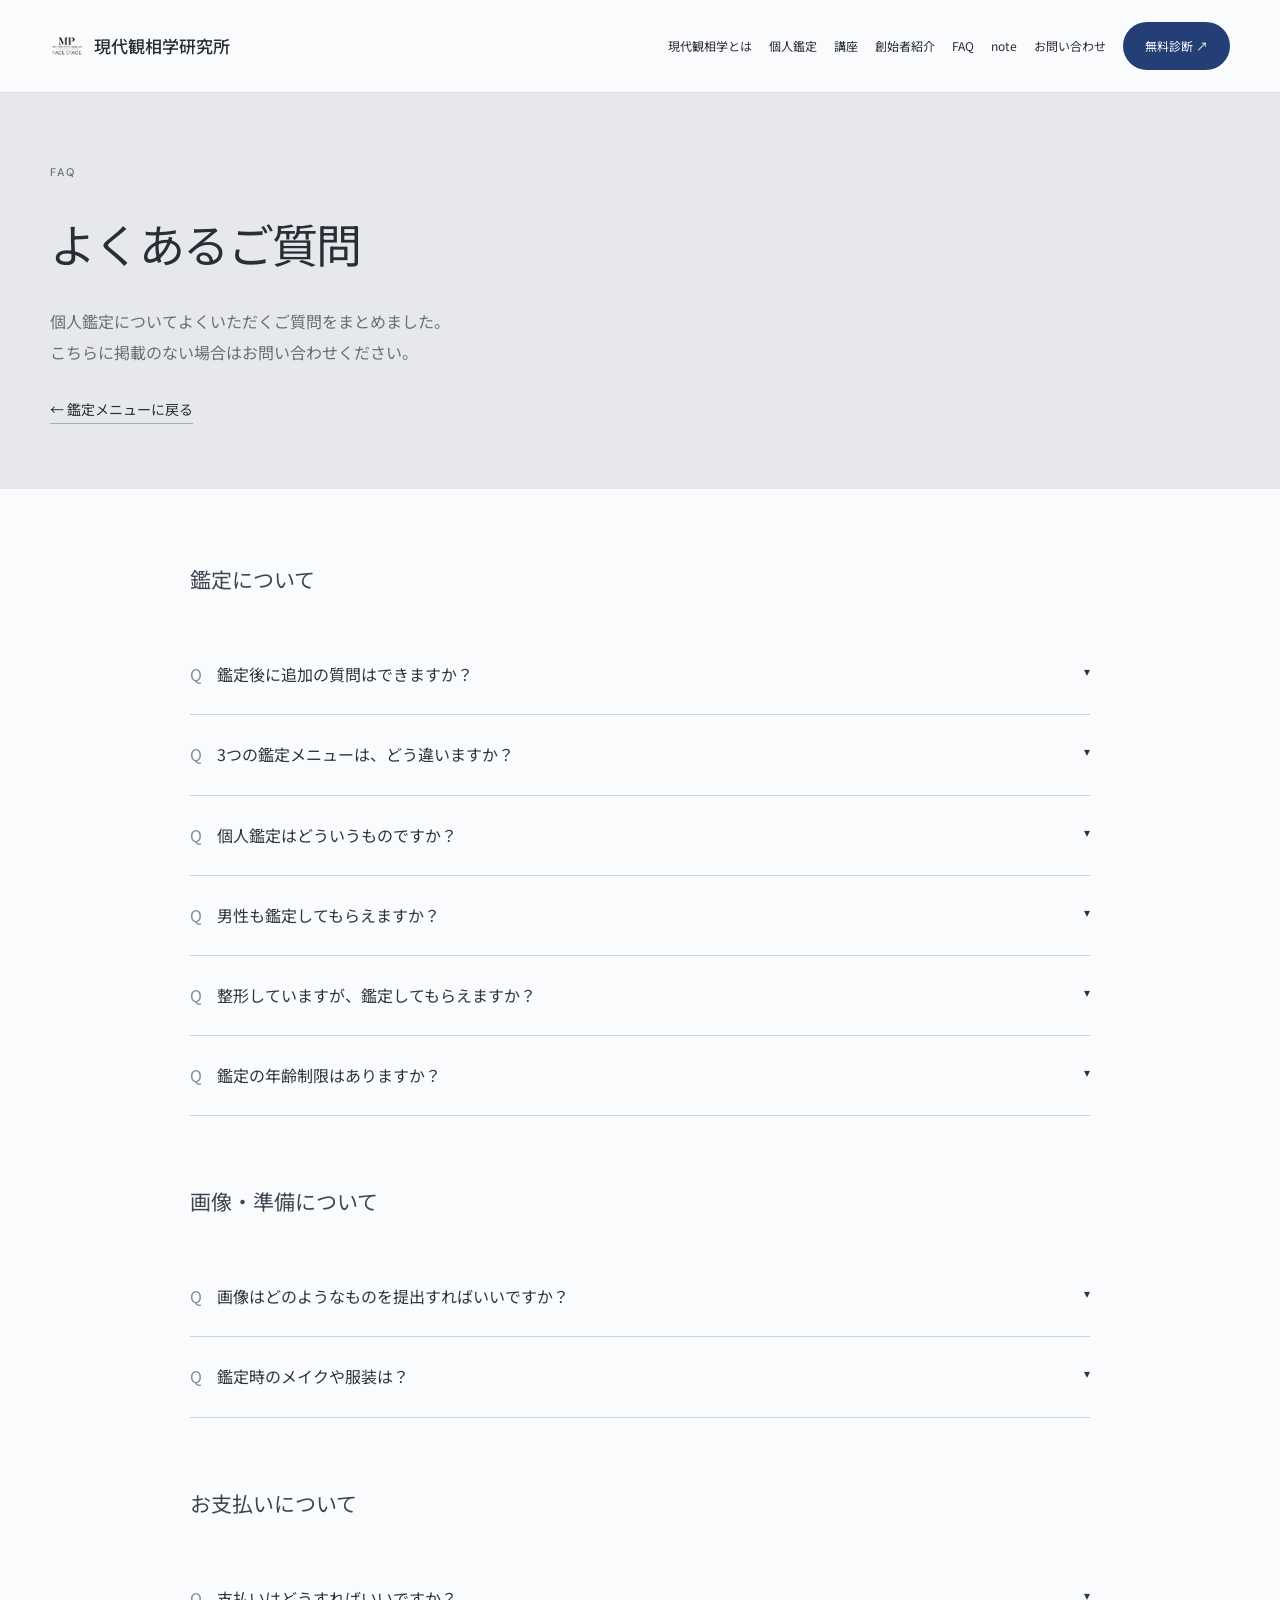
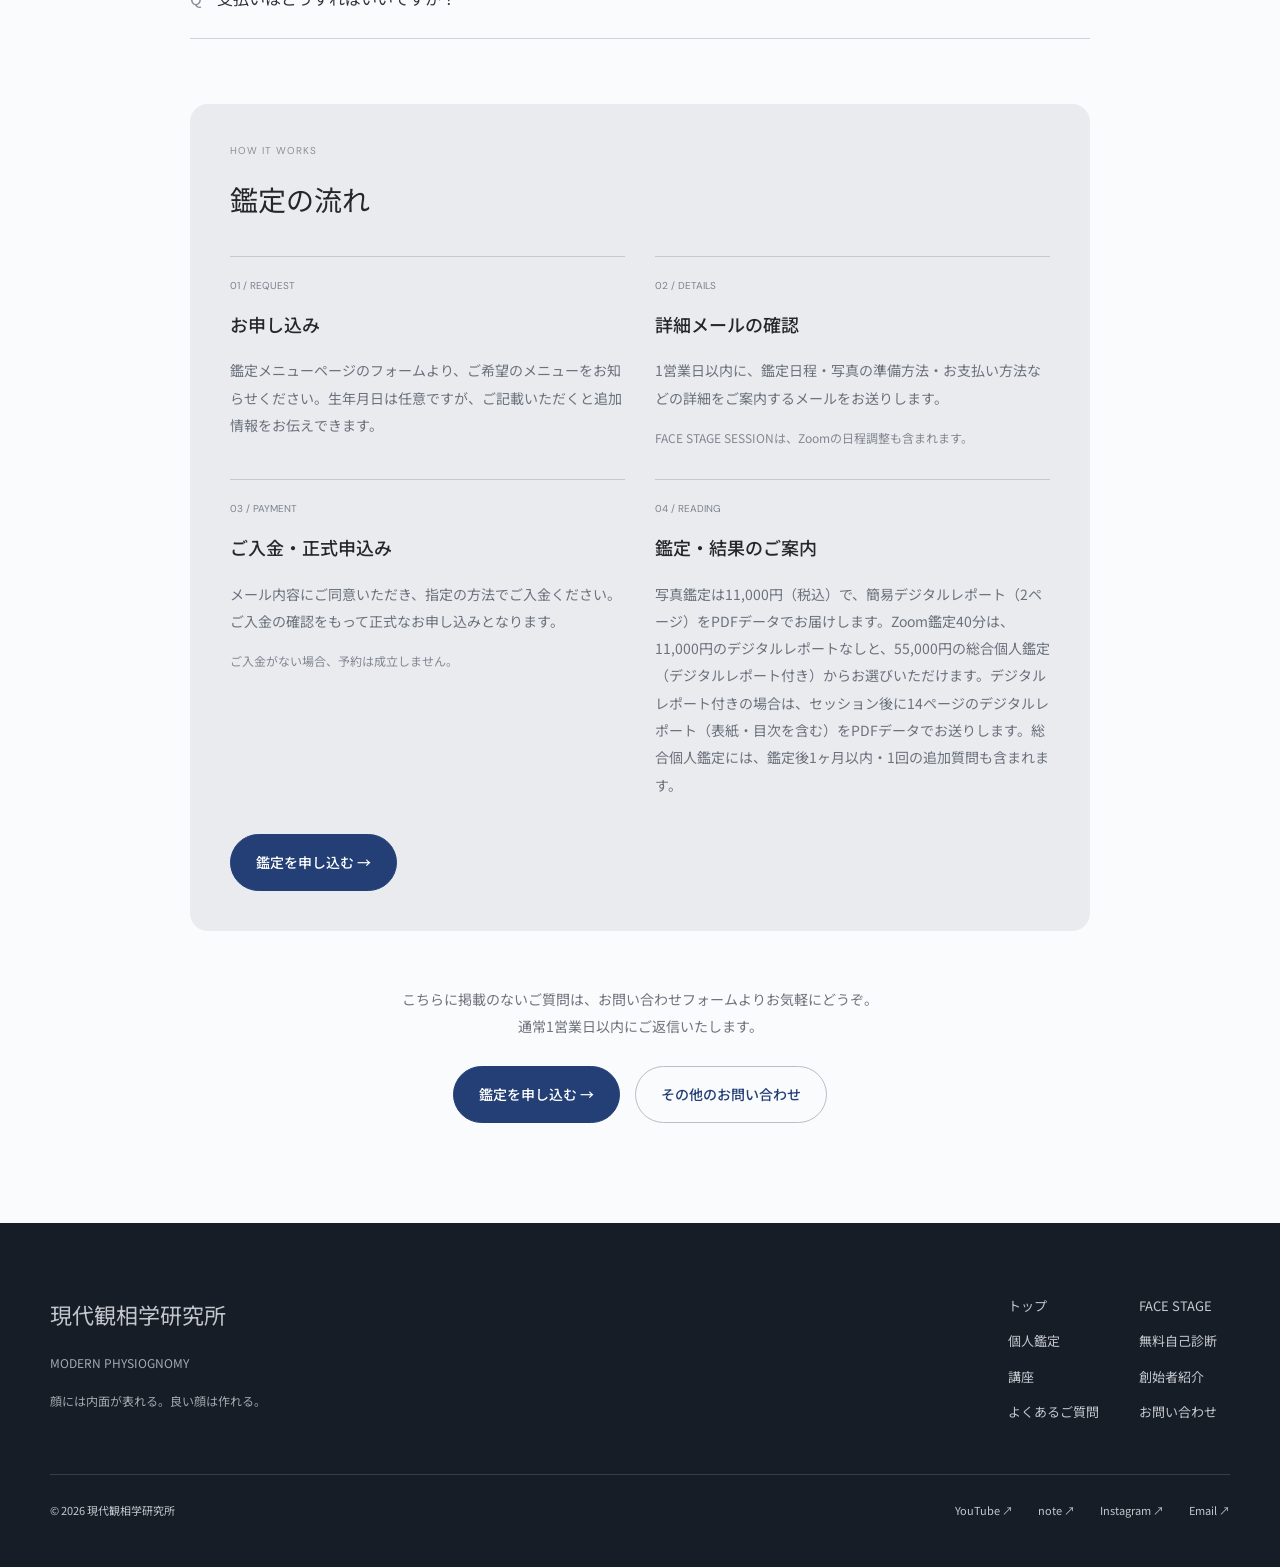
<file: faq.html>
<!DOCTYPE html>

<html data-theme="light" lang="ja">
<head>
<!-- Google tag (gtag.js) -->
<script async src="https://www.googletagmanager.com/gtag/js?id=G-103FFTN7W9"></script>
<script>
  window.dataLayer = window.dataLayer || [];
  function gtag(){dataLayer.push(arguments);}
  gtag('js', new Date());
  gtag('config', 'G-103FFTN7W9');
</script>

<meta charset="utf-8"/>
<meta content="width=device-width, initial-scale=1.0" name="viewport"/>
<meta content="現代観相学研究所の個人鑑定に関するよくあるご質問。鑑定内容・対象者・画像の準備・支払い方法などをまとめました。" name="description"/>
<title>よくあるご質問｜現代観相学研究所</title>
<link href="https://fonts.googleapis.com" rel="preconnect"/>
<link crossorigin="" href="https://fonts.gstatic.com" rel="preconnect"/>
<link href="https://fonts.googleapis.com/css2?family=DM+Sans:ital,wght@0,400;0,500;0,600;0,700;1,400&amp;family=EB+Garamond:ital,wght@0,500;1,500&amp;family=Noto+Sans+JP:wght@400;500;600&amp;family=Noto+Serif+JP:wght@500;600&amp;display=swap" rel="stylesheet"/>

<link rel="stylesheet" href="assets/style.css"/></head>
<body class="faq-page">
<nav aria-label="サイトナビ" class="site-nav">
<div class="container nav-inner">
<a class="site-brand" href="index.html"><img alt="" class="brand-logo" height="40" src="assets/image-a554cb5bd2f2.png" width="40"/><span>現代観相学研究所</span></a>
<button aria-controls="site-menu" aria-expanded="false" aria-label="メニューを開く" class="menu-toggle" type="button"><svg aria-hidden="true" class="menu-open" viewbox="0 0 24 24"><path d="M4 6h16M4 12h16M4 18h16"></path></svg><svg aria-hidden="true" class="menu-close" viewbox="0 0 24 24"><path d="m6 6 12 12M18 6 6 18"></path></svg><span>メニュー</span></button>
<div class="site-links" id="site-menu"><a href="index.html#stages">現代観相学とは</a><a href="menu.html">個人鑑定</a><a href="index.html#learn">講座</a><a href="index.html#about">創始者紹介</a><a href="faq.html">FAQ</a><a href="https://note.com/modernphysio" target="_blank" rel="noopener noreferrer">note</a><a href="index.html#contact">お問い合わせ</a><a class="nav-cta" href="quiz.html">無料診断 <span>↗</span></a></div>
</div>
</nav>
<header class="page-header">
<div class="container">
<p class="eyebrow">FAQ</p>
<h1>よくあるご質問</h1>
<p class="lead">個人鑑定についてよくいただくご質問をまとめました。<br/>こちらに掲載のない場合はお問い合わせください。</p>
<a class="back-link" href="menu.html">← 鑑定メニューに戻る</a>
</div>
</header>
<section class="faq-section">
<div class="container">
<div class="faq-group">
<span class="group-title">鑑定について</span>
<ul class="faq-list" role="list"><li class="faq-item"><button aria-controls="answer-aftercare" aria-expanded="false" class="faq-q" id="question-aftercare"><span class="faq-q-mark">Q</span><span class="faq-q-text">鑑定後に追加の質問はできますか？</span><span class="faq-chevron">▾</span></button><div aria-labelledby="question-aftercare" class="faq-a" id="answer-aftercare" role="region">総合個人鑑定55,000円（税込）には、鑑定後1ヶ月以内に1回、追加の質問を受け付けるアフターサービスが含まれます。メイクや髪型を変えた後のアドバイス、デジタルレポートの内容についてのご質問などにご利用いただけます。鑑定時のご案内メールへの返信でお送りください。写真鑑定・Zoom単独鑑定は対象外です。<br/><a href="menu.html#aftercare">アフターサービスの詳細を見る →</a></div></li><li class="faq-item"><button aria-controls="answer-menus" aria-expanded="false" class="faq-q" id="question-menus"><span class="faq-q-mark">Q</span><span class="faq-q-text">3つの鑑定メニューは、どう違いますか？</span><span class="faq-chevron">▾</span></button><div aria-labelledby="question-menus" class="faq-a" id="answer-menus" role="region">写真鑑定は11,000円（税込）で、簡易デジタルレポート（2ページ）が付きます。Zoom鑑定はいずれも40分で、デジタルレポートなしは11,000円（税込）、総合個人鑑定（デジタルレポート14ページ付き）は55,000円（税込）です。鑑定後も内容を読み返したい方には、デジタルレポート付きの総合個人鑑定をおすすめしています。<br/><a href="menu.html#menus" style="text-decoration:underline">3つの鑑定メニューを見る →</a></div></li>
<li class="faq-item">
<button aria-controls="answer-1" aria-expanded="false" class="faq-q" id="question-1">
<span class="faq-q-mark">Q</span>
<span class="faq-q-text">個人鑑定はどういうものですか？</span>
<span class="faq-chevron">▾</span>
</button>
<div aria-labelledby="question-1" class="faq-a" id="answer-1" role="region">
            一言で言えば、「現代の人相・観相鑑定」です。<br/>
            古い人相学のように、性格や運命の決めつけではなく、顔に表れているあなたの特徴や印象を現実的に読み解いていきます。
          </div>
</li>
<li class="faq-item">
<button aria-controls="answer-2" aria-expanded="false" class="faq-q" id="question-2">
<span class="faq-q-mark">Q</span>
<span class="faq-q-text">男性も鑑定してもらえますか？</span>
<span class="faq-chevron">▾</span>
</button>
<div aria-labelledby="question-2" class="faq-a" id="answer-2" role="region">
            男性はFACE GAP READING（画像鑑定）のみ承っております。<br/>
            Zoom鑑定（FACE STAGE SESSION）は、女性限定となっております。
          </div>
</li>
<li class="faq-item">
<button aria-controls="answer-3" aria-expanded="false" class="faq-q" id="question-3">
<span class="faq-q-mark">Q</span>
<span class="faq-q-text">整形していますが、鑑定してもらえますか？</span>
<span class="faq-chevron">▾</span>
</button>
<div aria-labelledby="question-3" class="faq-a" id="answer-3" role="region">
            恐れ入りますが、整形している方、加工した画像では正しい鑑定が行えませんので、お断りしております。<br/>
            整形を否定するものではなく、鑑定上の理由です。
          </div>
</li>
<li class="faq-item">
<button aria-controls="answer-4" aria-expanded="false" class="faq-q" id="question-4">
<span class="faq-q-mark">Q</span>
<span class="faq-q-text">鑑定の年齢制限はありますか？</span>
<span class="faq-chevron">▾</span>
</button>
<div aria-labelledby="question-4" class="faq-a" id="answer-4" role="region">
            成人であれば制限はございません。<br/>
            実際に人相が確立されるのは40代以降ですので、45歳以上の方は人生の履歴が表れます。<br/>
            若い方は、今の自分を客観的に把握して人と比べず、自分の長所を活かすことにおいて意味がある鑑定になると思います。
          </div>
</li>
</ul>
</div>
<div class="faq-group">
<span class="group-title">画像・準備について</span>
<ul class="faq-list" role="list">
<li class="faq-item">
<button aria-controls="answer-5" aria-expanded="false" class="faq-q" id="question-5">
<span class="faq-q-mark">Q</span>
<span class="faq-q-text">画像はどのようなものを提出すればいいですか？</span>
<span class="faq-chevron">▾</span>
</button>
<div aria-labelledby="question-5" class="faq-a" id="answer-5" role="region">
            正面から顔全体がはっきり見える画像と、耳・頭部の形状が分かる横顔の2枚をお願いいたします。<br/>
            前髪で額が隠れている場合は、前髪を上げた状態で撮影したものをお願いします。
          </div>
</li>
<li class="faq-item">
<button aria-controls="answer-6" aria-expanded="false" class="faq-q" id="question-6">
<span class="faq-q-mark">Q</span>
<span class="faq-q-text">鑑定時のメイクや服装は？</span>
<span class="faq-chevron">▾</span>
</button>
<div aria-labelledby="question-6" class="faq-a" id="answer-6" role="region">
            観相鑑定は、美醜やセンスの判定ではありませんので、最も自分らしい、いつものメイクや服装でお願いします。
          </div>
</li>
</ul>
</div>
<div class="faq-group">
<span class="group-title">お支払いについて</span>
<ul class="faq-list" role="list">
<li class="faq-item">
<button aria-controls="answer-7" aria-expanded="false" class="faq-q" id="question-7">
<span class="faq-q-mark">Q</span>
<span class="faq-q-text">支払いはどうすればいいですか？</span>
<span class="faq-chevron">▾</span>
</button>
<div aria-labelledby="question-7" class="faq-a" id="answer-7" role="region">
            銀行振込とクレジットカード決済をお選びいただけます。<br/>
            クレジットカード決済は、住所・氏名・電話番号の個人情報が必要になります。
          </div>
</li>
</ul>
</div>
<!-- 鑑定の流れ -->
<div class="flow-block">
<div class="flow-block-head">
<span class="flow-block-en">HOW IT WORKS</span>
<span class="flow-block-title">鑑定の流れ</span>
</div>
<div class="flow-steps-faq">
<article class="flow-step-faq">
<div class="flow-step-num">01 / REQUEST</div>
<h4>お申し込み</h4>
<p>鑑定メニューページのフォームより、ご希望のメニューをお知らせください。生年月日は任意ですが、ご記載いただくと追加情報をお伝えできます。</p>
</article>
<article class="flow-step-faq">
<div class="flow-step-num">02 / DETAILS</div>
<h4>詳細メールの確認</h4>
<p>1営業日以内に、鑑定日程・写真の準備方法・お支払い方法などの詳細をご案内するメールをお送りします。</p>
<span class="flow-step-note">FACE STAGE SESSIONは、Zoomの日程調整も含まれます。</span>
</article>
<article class="flow-step-faq">
<div class="flow-step-num">03 / PAYMENT</div>
<h4>ご入金・正式申込み</h4>
<p>メール内容にご同意いただき、指定の方法でご入金ください。ご入金の確認をもって正式なお申し込みとなります。</p>
<span class="flow-step-note">ご入金がない場合、予約は成立しません。</span>
</article>
<article class="flow-step-faq">
<div class="flow-step-num">04 / READING</div>
<h4>鑑定・結果のご案内</h4>
<p>写真鑑定は11,000円（税込）で、簡易デジタルレポート（2ページ）をPDFデータでお届けします。Zoom鑑定40分は、11,000円のデジタルレポートなしと、55,000円の総合個人鑑定（デジタルレポート付き）からお選びいただけます。デジタルレポート付きの場合は、セッション後に14ページのデジタルレポート（表紙・目次を含む）をPDFデータでお送りします。総合個人鑑定には、鑑定後1ヶ月以内・1回の追加質問も含まれます。</p>
</article>
</div>
<div class="flow-cta">
<a class="btn-gold" href="menu.html#contact">鑑定を申し込む →</a>
</div>
</div>
<div class="cta-box">
<p>こちらに掲載のないご質問は、お問い合わせフォームよりお気軽にどうぞ。<br/>通常1営業日以内にご返信いたします。</p>
<div class="cta-box-btns">
<a class="btn-gold" href="menu.html#contact">鑑定を申し込む →</a>
<a class="btn-ghost" href="index.html#contact">その他のお問い合わせ</a>
</div>
</div>
</div>
</section>
<footer class="site-footer"><div class="container"><div class="footer-top"><div><span class="foot-brand">現代観相学研究所</span><p>MODERN PHYSIOGNOMY</p><p>顔には内面が表れる。良い顔は作れる。</p></div><nav aria-label="フッターナビ"><a href="index.html">トップ</a><a href="index.html#stages">FACE STAGE</a><a href="menu.html">個人鑑定</a><a href="quiz.html">無料自己診断</a><a href="index.html#learn">講座</a><a href="index.html#about">創始者紹介</a><a href="faq.html">よくあるご質問</a><a href="index.html#contact">お問い合わせ</a></nav></div><div class="footer-bottom"><span>© 2026 現代観相学研究所</span><div><a href="https://www.youtube.com/@modernphysiognomy" target="_blank" rel="noopener noreferrer">YouTube ↗</a><a href="https://note.com/modernphysio" target="_blank" rel="noopener noreferrer">note ↗</a><a href="https://www.instagram.com/modernphysiognomy/" target="_blank" rel="noopener noreferrer">Instagram ↗</a><a href="mailto:info.physiognomy@gmail.com">Email ↗</a></div></div></div></footer>
<script>
document.querySelectorAll('.faq-q').forEach(btn => {
  btn.addEventListener('click', () => {
    const item = btn.closest('.faq-item');
    const isOpen = item.classList.contains('open');
    // close all
    document.querySelectorAll('.faq-item.open').forEach(el => {
      el.classList.remove('open');
      el.querySelector('.faq-q').setAttribute('aria-expanded','false');
    });
    if (!isOpen) {
      item.classList.add('open');
      btn.setAttribute('aria-expanded','true');
    }
  });
});
</script>
<button aria-label="ページ上部へ戻る" class="back-to-top" hidden="" title="ページ上部へ戻る" type="button"><svg aria-hidden="true" viewbox="0 0 24 24"><path d="m6 12 6-6 6 6M12 6v13"></path></svg></button>
<script>
(() => {
  const toggle = document.querySelector('.menu-toggle');
  const menu = document.getElementById('site-menu');
  const mobile = window.matchMedia('(max-width:1000px)');
  function closeMenu(returnFocus = false) {
    toggle.setAttribute('aria-expanded', 'false');
    toggle.setAttribute('aria-label', 'メニューを開く');
    menu.classList.remove('is-open');
    if (returnFocus) toggle.focus();
  }
  toggle.addEventListener('click', () => {
    const open = toggle.getAttribute('aria-expanded') !== 'true';
    toggle.setAttribute('aria-expanded', String(open));
    toggle.setAttribute('aria-label', open ? 'メニューを閉じる' : 'メニューを開く');
    menu.classList.toggle('is-open', open);
  });
  menu.querySelectorAll('a').forEach(link => link.addEventListener('click', () => closeMenu()));
  document.addEventListener('keydown', e => {
    if (e.key === 'Escape' && toggle.getAttribute('aria-expanded') === 'true') closeMenu(true);
  });
  document.addEventListener('click', e => {
    if (!e.target.closest('.site-nav')) closeMenu();
  });
  document.addEventListener('focusin', e => {
    if (!e.target.closest('.site-nav')) closeMenu();
  });
  mobile.addEventListener('change', () => closeMenu());
  const topButton = document.querySelector('.back-to-top');
  const topTarget = document.querySelector('h1');
  if (topTarget) topTarget.setAttribute('tabindex', '-1');
  const updateTopButton = () => { topButton.hidden = window.scrollY < 300; };
  window.addEventListener('scroll', updateTopButton, {passive:true});
  updateTopButton();
  topButton.addEventListener('click', () => {
    const visibleTitle = topTarget && topTarget.getClientRects().length ? topTarget : document.querySelector('.site-brand');
    if (visibleTitle) visibleTitle.focus({preventScroll:true});
    window.scrollTo({top:0, behavior:window.matchMedia('(prefers-reduced-motion: reduce)').matches ? 'instant' : 'smooth'});
  });
})();
</script>
</body>
</html>
</file>
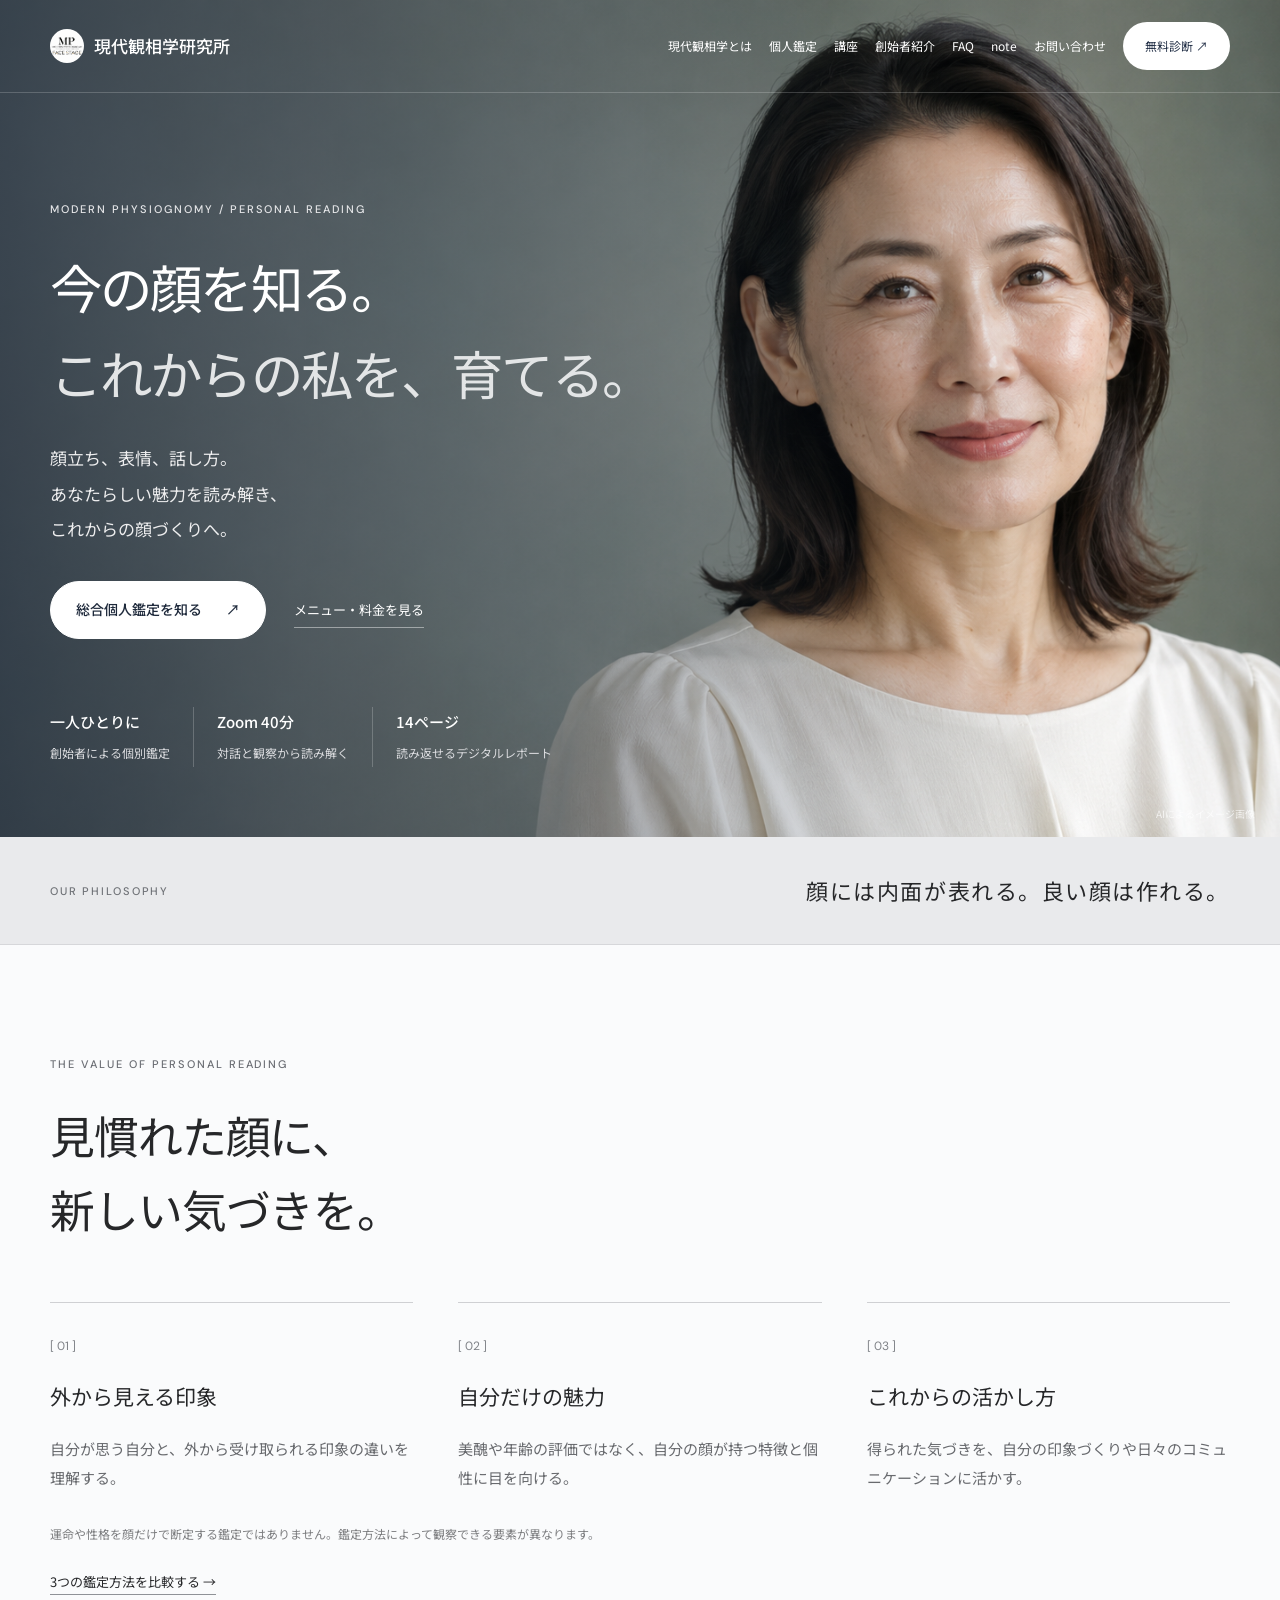
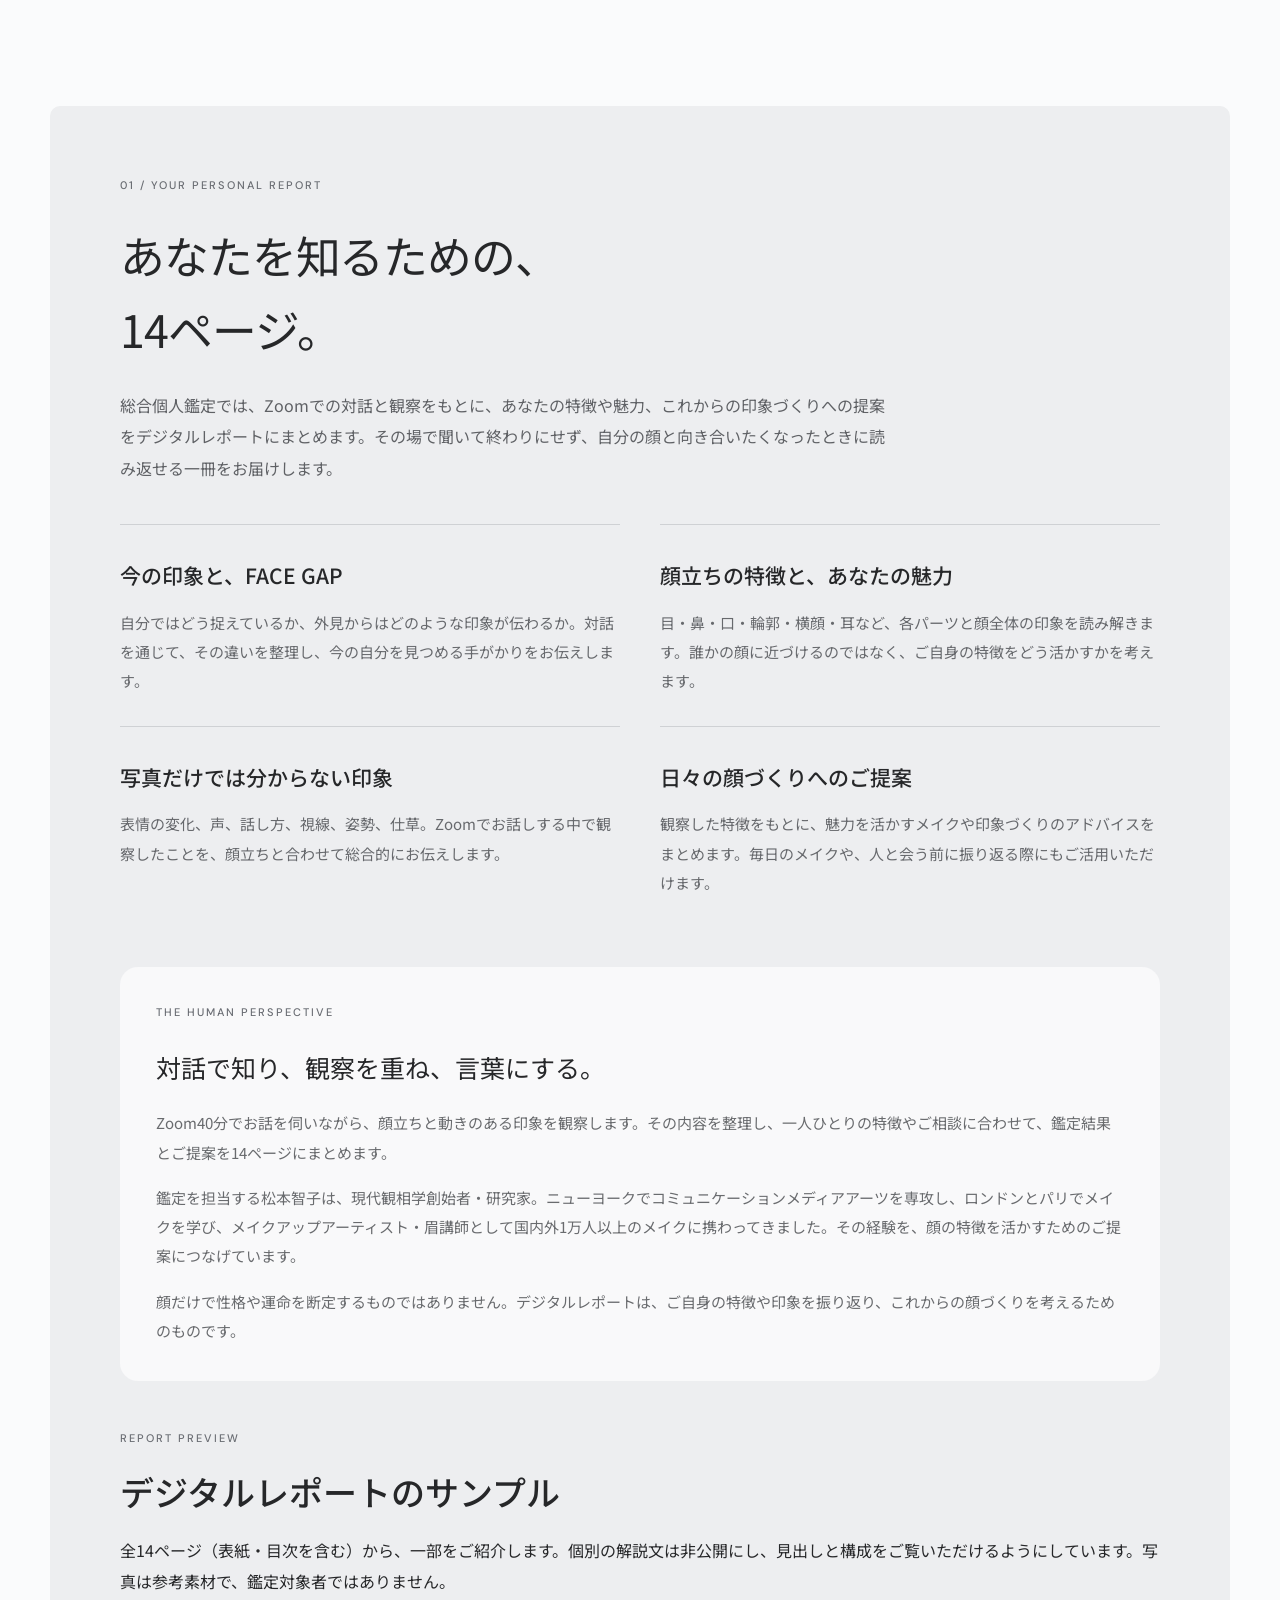
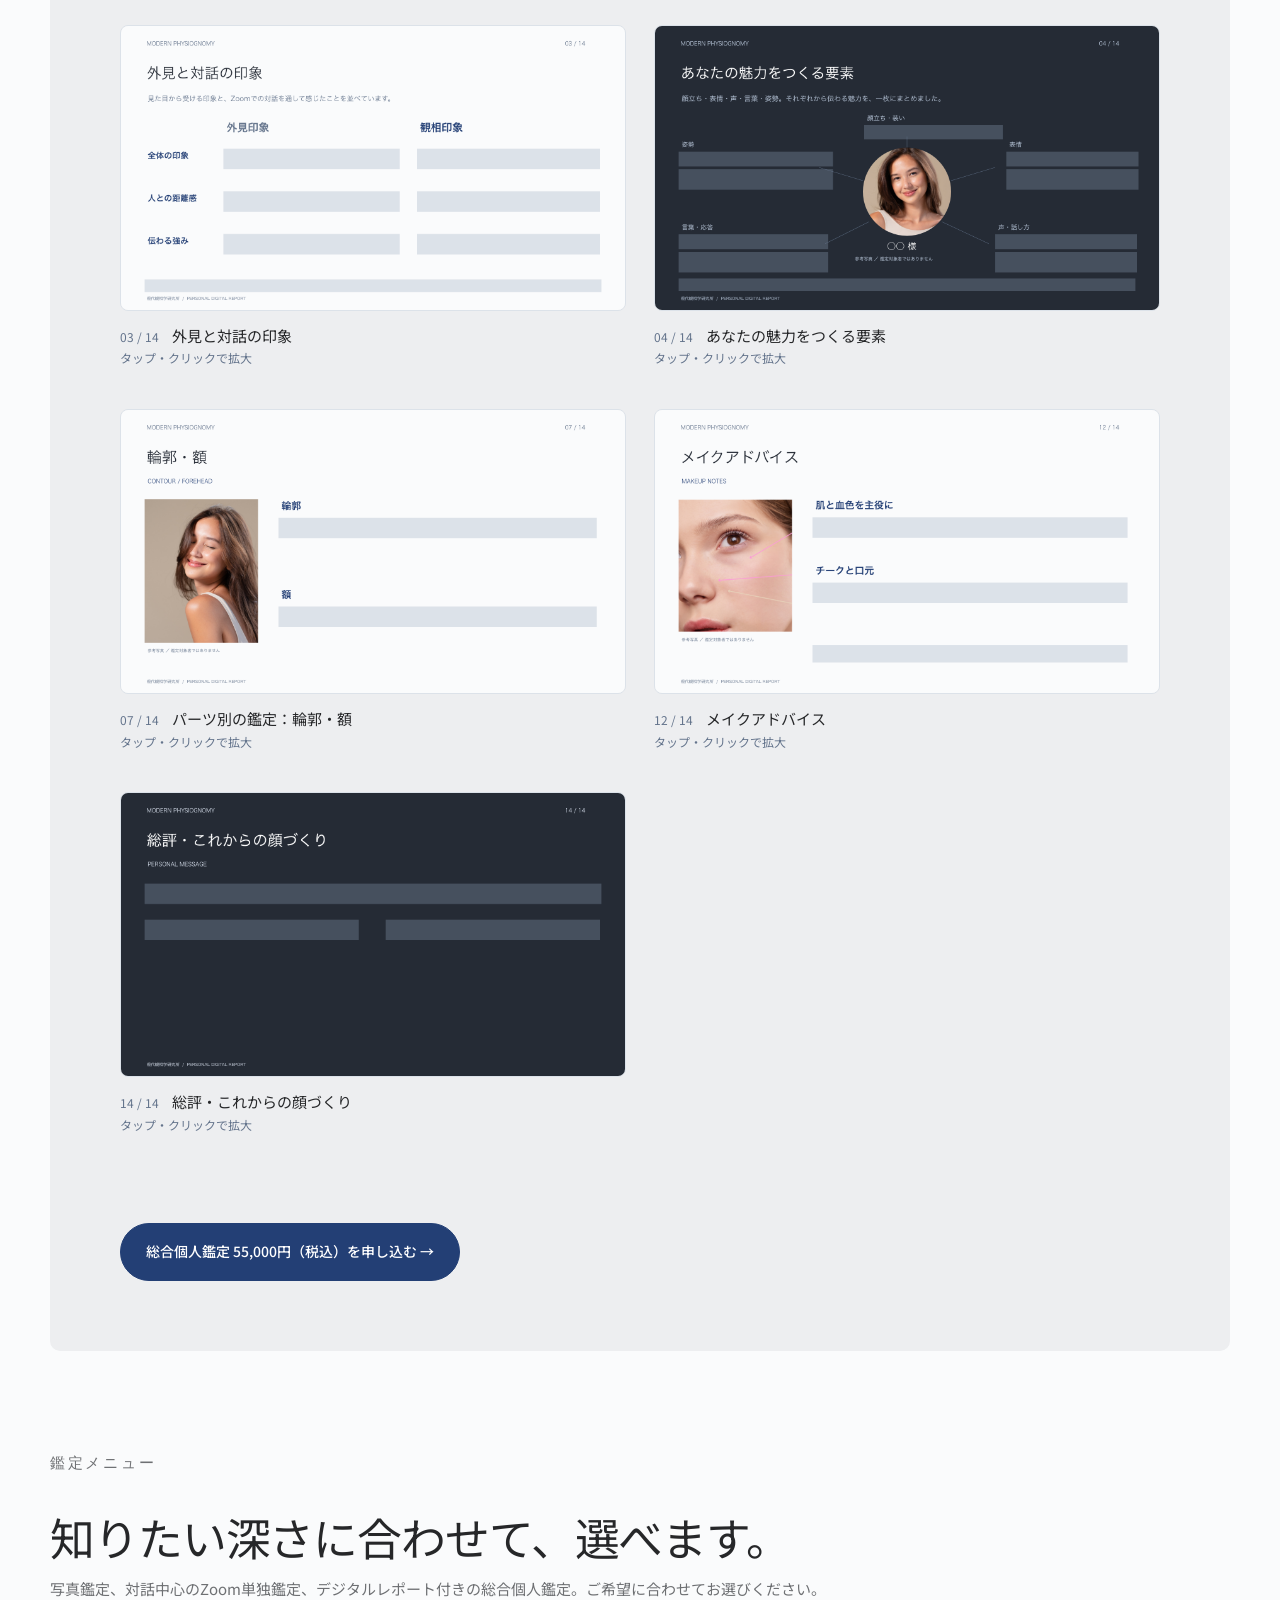
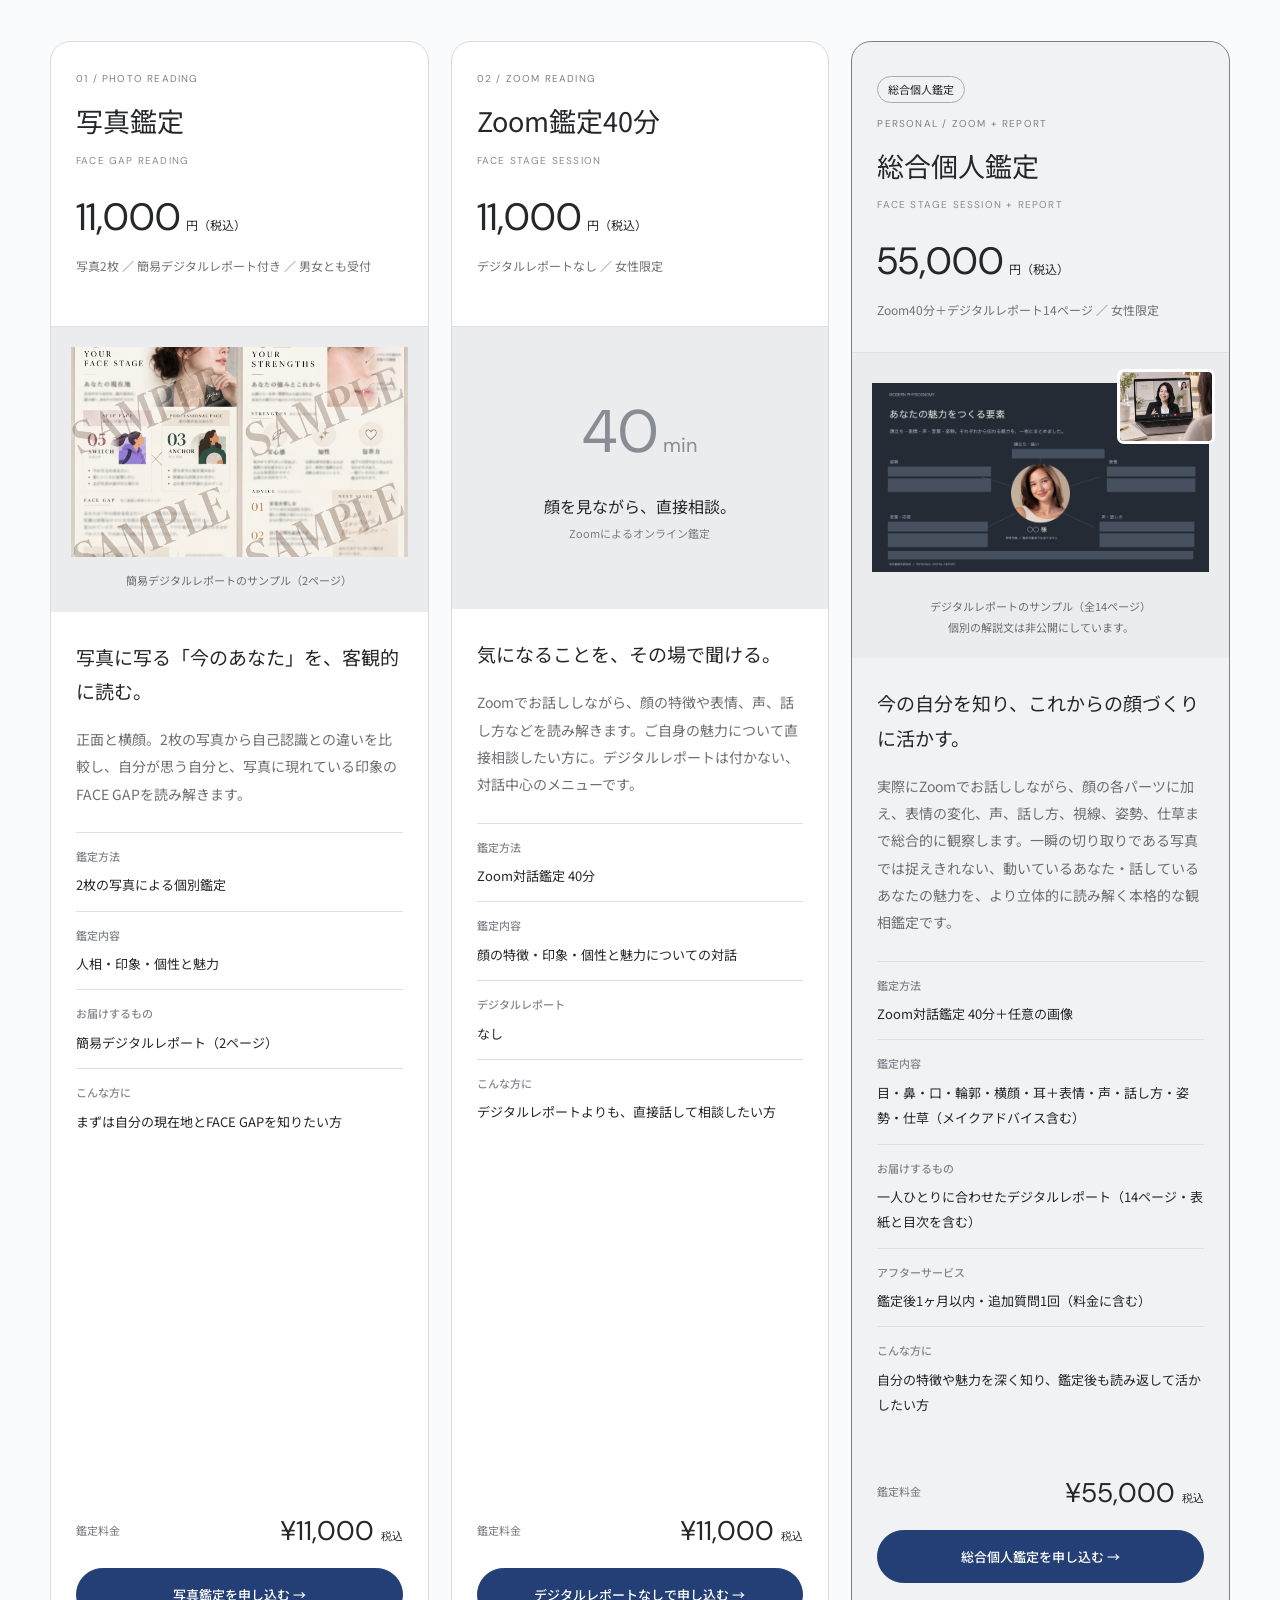
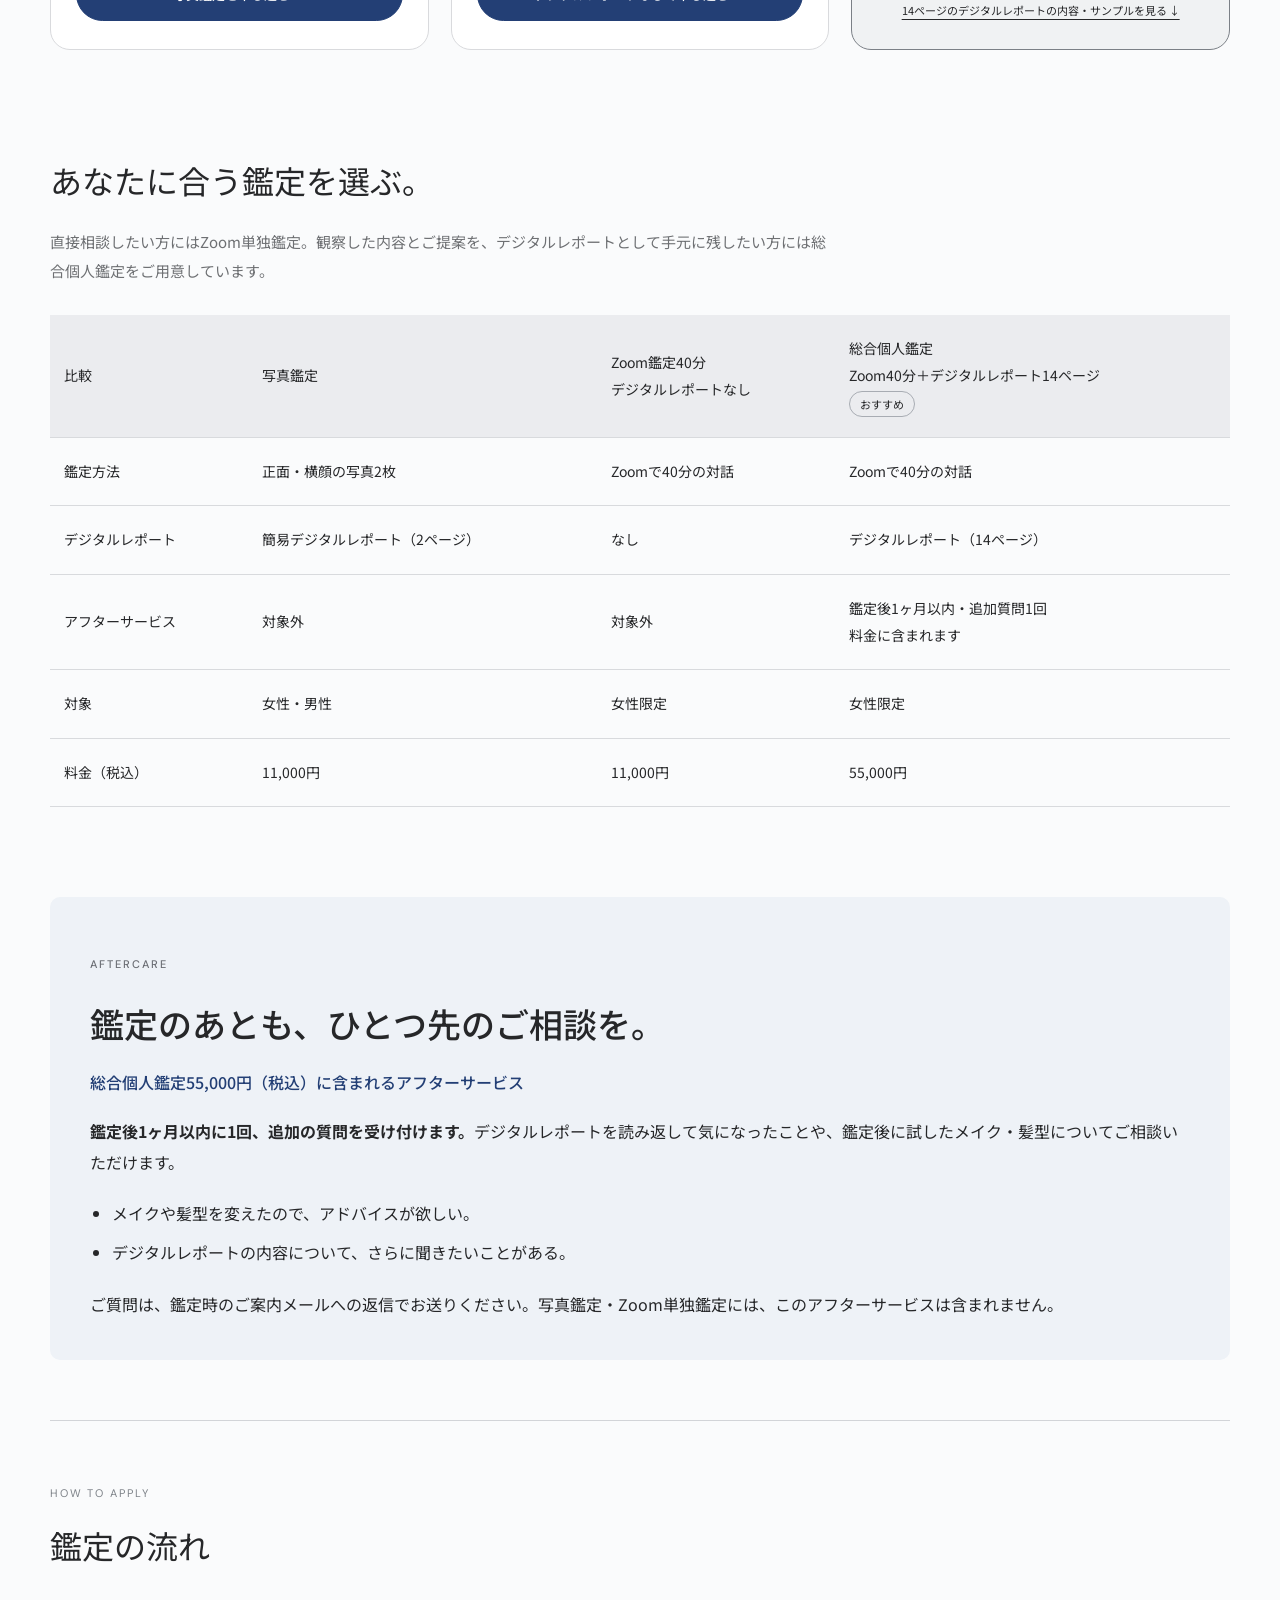
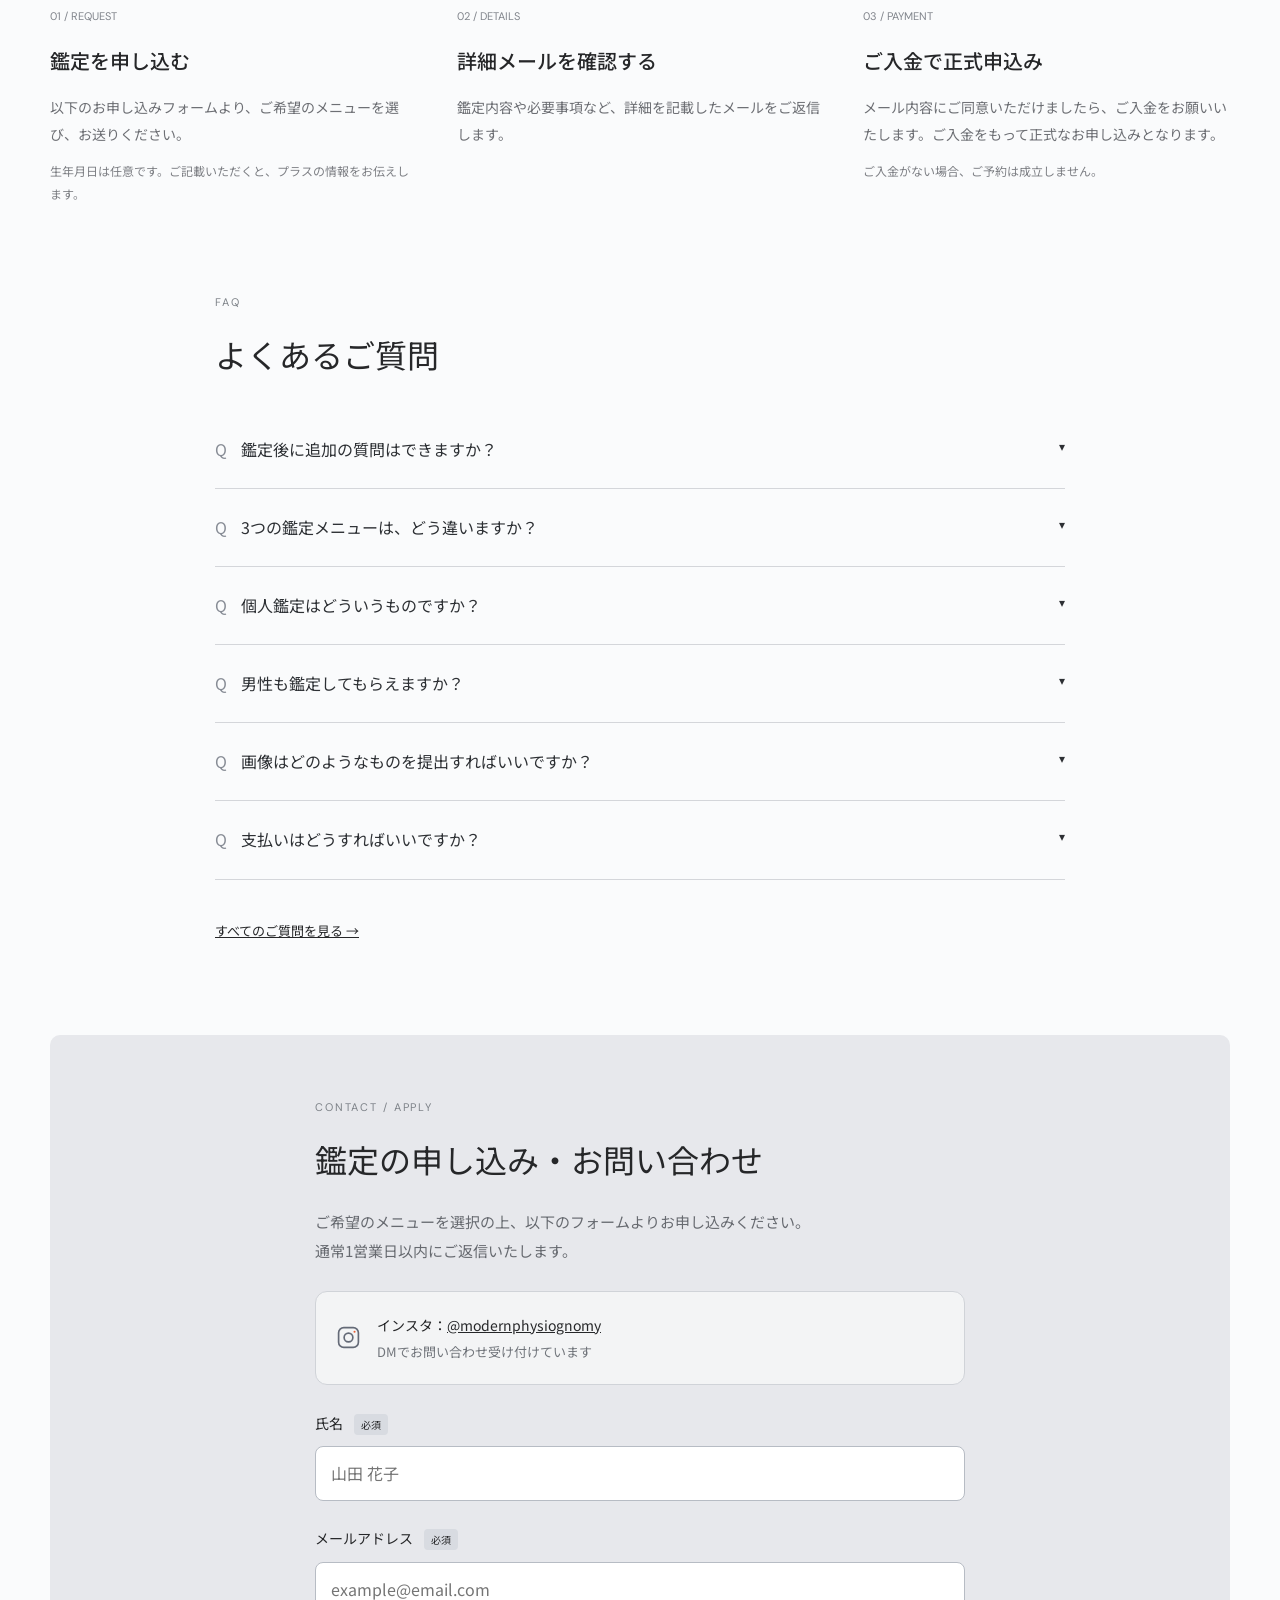
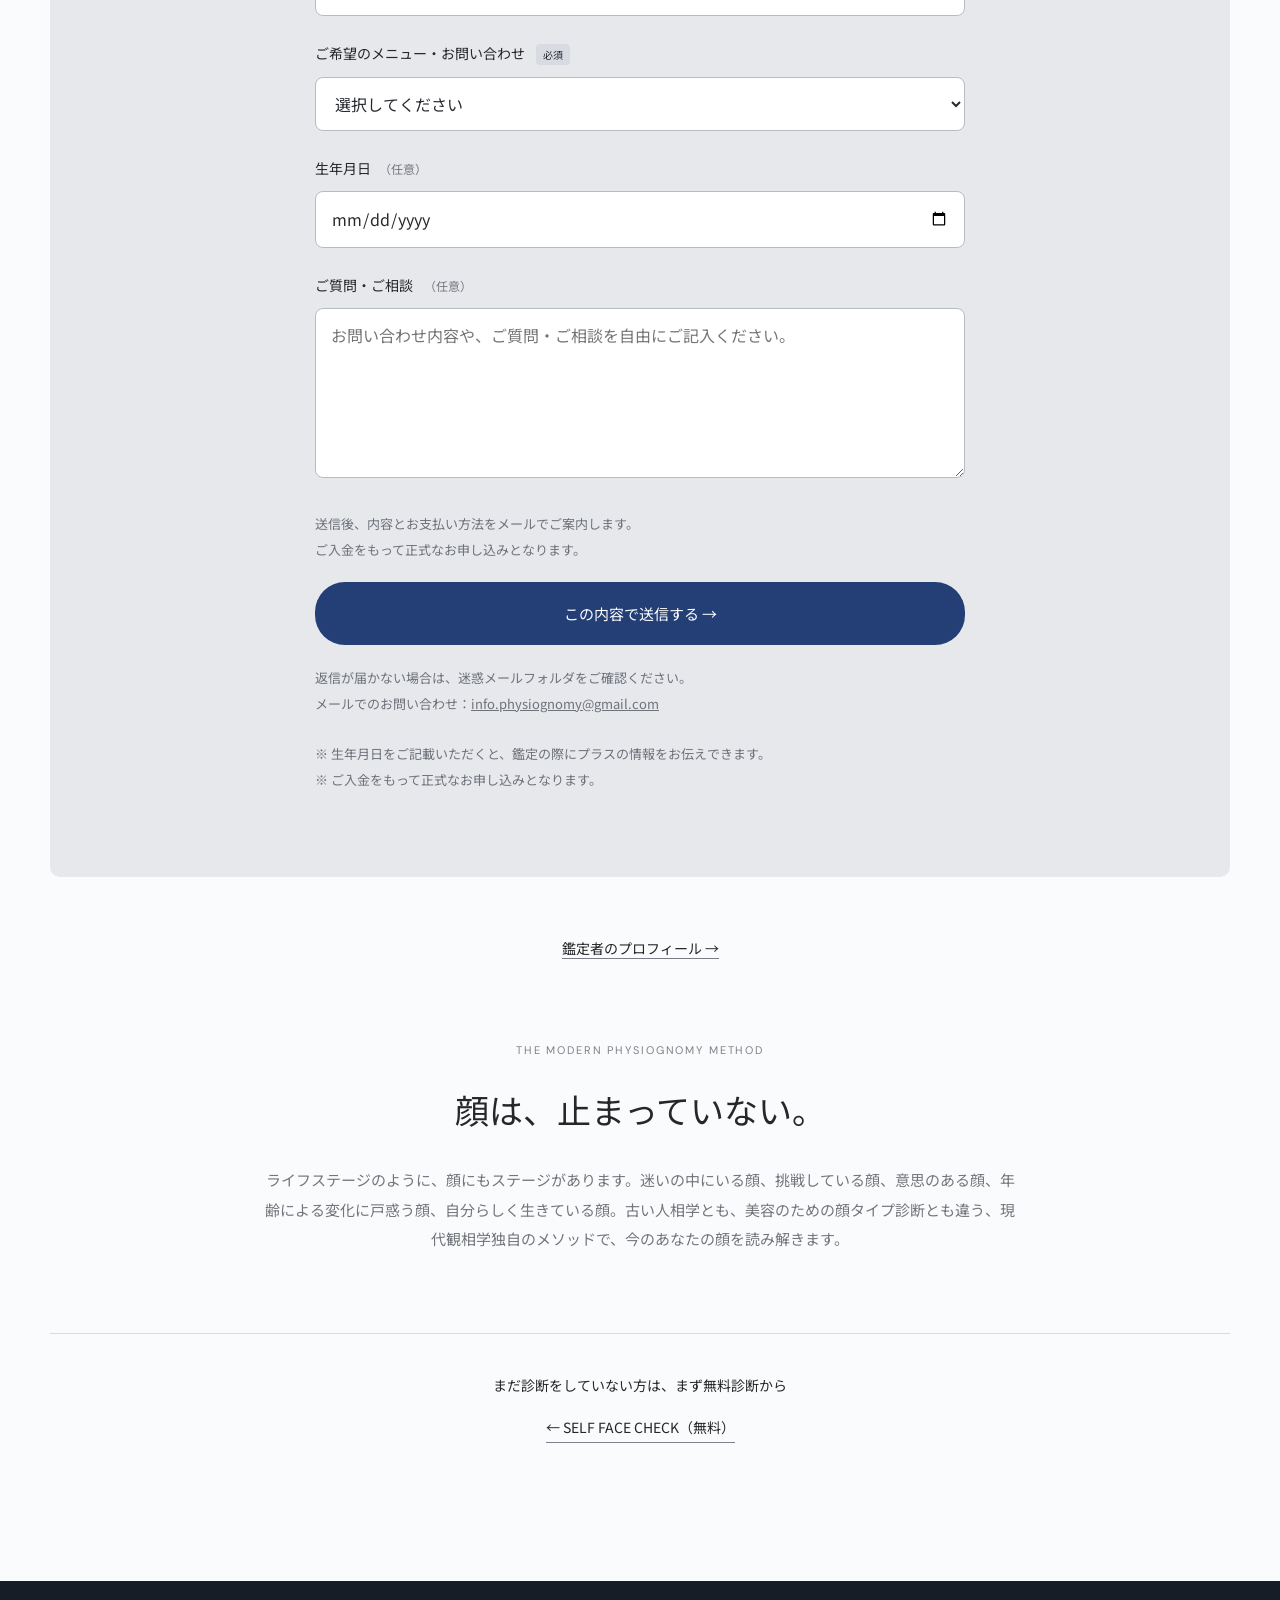
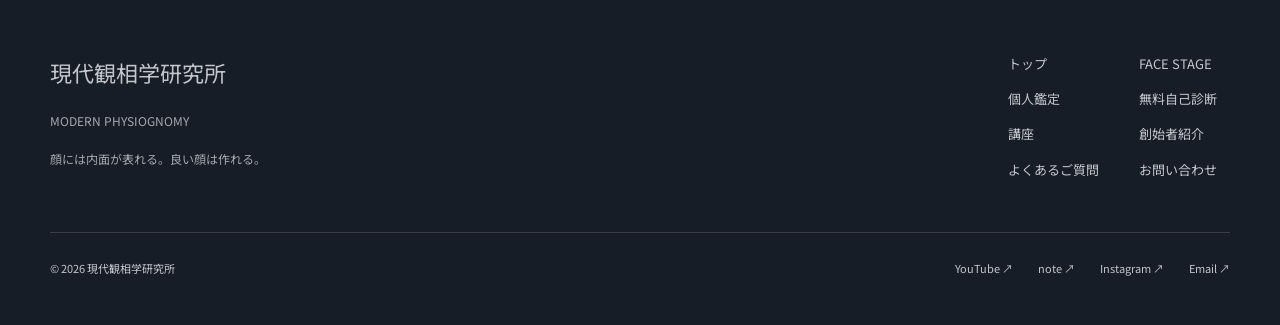
<file: menu.html>
<!DOCTYPE html>

<html lang="ja">
<head>
<!-- Google tag (gtag.js) -->
<script async src="https://www.googletagmanager.com/gtag/js?id=G-103FFTN7W9"></script>
<script>
  window.dataLayer = window.dataLayer || [];
  function gtag(){dataLayer.push(arguments);}
  gtag('js', new Date());
  gtag('config', 'G-103FFTN7W9');
</script>

<meta charset="utf-8"/>
<meta content="width=device-width, initial-scale=1.0" name="viewport"/>
<meta content="現代観相学研究所・松本智子の個人鑑定メニュー。写真鑑定11,000円、Zoom鑑定40分11,000円（デジタルレポートなし）、総合個人鑑定55,000円（税込・Zoom40分＋デジタルレポート14ページ・アフターサービス付き）。" name="description"/>
<title>個人鑑定・お申し込み｜現代観相学研究所</title>
<link href="https://fonts.googleapis.com" rel="preconnect"/>
<link crossorigin="" href="https://fonts.gstatic.com" rel="preconnect"/>
<link href="https://fonts.googleapis.com/css2?family=DM+Sans:ital,wght@0,400;0,500;0,600;0,700;1,400&amp;family=EB+Garamond:ital,wght@0,500;1,500&amp;family=Noto+Sans+JP:wght@400;500;600&amp;family=Noto+Serif+JP:wght@500;600&amp;display=swap" rel="stylesheet"/>

<link rel="stylesheet" href="assets/style.css"/></head>
<body class="menu-page">
<nav aria-label="サイトナビ" class="site-nav">
<div class="container nav-inner">
<a class="site-brand" href="index.html"><img alt="" class="brand-logo" height="40" src="assets/image-a554cb5bd2f2.png" width="40"/><span>現代観相学研究所</span></a>
<button aria-controls="site-menu" aria-expanded="false" aria-label="メニューを開く" class="menu-toggle" type="button"><svg aria-hidden="true" class="menu-open" viewbox="0 0 24 24"><path d="M4 6h16M4 12h16M4 18h16"></path></svg><svg aria-hidden="true" class="menu-close" viewbox="0 0 24 24"><path d="m6 6 12 12M18 6 6 18"></path></svg><span>メニュー</span></button>
<div class="site-links" id="site-menu"><a href="index.html#stages">現代観相学とは</a><a href="menu.html">個人鑑定</a><a href="index.html#learn">講座</a><a href="index.html#about">創始者紹介</a><a href="faq.html">FAQ</a><a href="https://note.com/modernphysio" target="_blank" rel="noopener noreferrer">note</a><a href="index.html#contact">お問い合わせ</a><a class="nav-cta" href="quiz.html">無料診断 <span>↗</span></a></div>
</div>
</nav>
<header class="page-header">
<div class="hero-photo" role="img" aria-label="穏やかな表情の大人の女性。AIによるイメージ画像"></div>
<div class="container hero-content"><p class="eyebrow">MODERN PHYSIOGNOMY / PERSONAL READING</p>
<h1>今の顔を知る。<br/><span>これからの私を、育てる。</span></h1>
<p class="page-lead">顔立ち、表情、話し方。<br/>あなたらしい魅力を読み解き、<br/>これからの顔づくりへ。</p>
<div class="hero-actions"><a class="btn btn-light" href="#report-details">総合個人鑑定を知る <span>↗</span></a><a class="text-link" href="#menus">メニュー・料金を見る</a></div>
<div class="hero-facts"><div><strong>一人ひとりに</strong><span>創始者による個別鑑定</span></div><div><strong>Zoom 40分</strong><span>対話と観察から読み解く</span></div><div><strong>14ページ</strong><span>読み返せるデジタルレポート</span></div></div>
</div><span class="image-credit">AIによるイメージ画像</span></header>
<section class="belief"><div class="container"><span>OUR PHILOSOPHY</span><p>顔には内面が表れる。<br class="mobile-only"/>良い顔は作れる。</p></div></section>
<section aria-labelledby="value-title" class="menu-value"><div class="container">
<p class="eyebrow">THE VALUE OF PERSONAL READING</p><h2 id="value-title">見慣れた顔に、<br/>新しい気づきを。</h2>
<div class="menu-value-grid"><div><span>[ 01 ]</span><h3>外から見える印象</h3><p>自分が思う自分と、外から受け取られる印象の違いを理解する。</p></div><div><span>[ 02 ]</span><h3>自分だけの魅力</h3><p>美醜や年齢の評価ではなく、自分の顔が持つ特徴と個性に目を向ける。</p></div><div><span>[ 03 ]</span><h3>これからの活かし方</h3><p>得られた気づきを、自分の印象づくりや日々のコミュニケーションに活かす。</p></div></div>
<p class="menu-value-note">運命や性格を顔だけで断定する鑑定ではありません。鑑定方法によって観察できる要素が異なります。</p>
<a class="menu-value-link" href="#menus">3つの鑑定方法を比較する →</a></div></section>
<main>
<div class="container"><section class="report-detail" id="report-details" aria-labelledby="report-title">
<p class="eyebrow">01 / YOUR PERSONAL REPORT</p>
<h2 id="report-title">あなたを知るための、<br/>14ページ。</h2>
<p class="report-lead">総合個人鑑定では、Zoomでの対話と観察をもとに、あなたの特徴や魅力、これからの印象づくりへの提案をデジタルレポートにまとめます。その場で聞いて終わりにせず、自分の顔と向き合いたくなったときに読み返せる一冊をお届けします。</p>
<div class="report-grid">
<article><h3>今の印象と、FACE GAP</h3><p>自分ではどう捉えているか、外見からはどのような印象が伝わるか。対話を通じて、その違いを整理し、今の自分を見つめる手がかりをお伝えします。</p></article>
<article><h3>顔立ちの特徴と、あなたの魅力</h3><p>目・鼻・口・輪郭・横顔・耳など、各パーツと顔全体の印象を読み解きます。誰かの顔に近づけるのではなく、ご自身の特徴をどう活かすかを考えます。</p></article>
<article><h3>写真だけでは分からない印象</h3><p>表情の変化、声、話し方、視線、姿勢、仕草。Zoomでお話しする中で観察したことを、顔立ちと合わせて総合的にお伝えします。</p></article>
<article><h3>日々の顔づくりへのご提案</h3><p>観察した特徴をもとに、魅力を活かすメイクや印象づくりのアドバイスをまとめます。毎日のメイクや、人と会う前に振り返る際にもご活用いただけます。</p></article>
</div>
<div class="report-process"><p class="eyebrow">THE HUMAN PERSPECTIVE</p><h3>対話で知り、観察を重ね、言葉にする。</h3>
<p>Zoom40分でお話を伺いながら、顔立ちと動きのある印象を観察します。その内容を整理し、一人ひとりの特徴やご相談に合わせて、鑑定結果とご提案を14ページにまとめます。</p>
<p>鑑定を担当する松本智子は、現代観相学創始者・研究家。ニューヨークでコミュニケーションメディアアーツを専攻し、ロンドンとパリでメイクを学び、メイクアップアーティスト・眉講師として国内外1万人以上のメイクに携わってきました。その経験を、顔の特徴を活かすためのご提案につなげています。</p>
<p>顔だけで性格や運命を断定するものではありません。デジタルレポートは、ご自身の特徴や印象を振り返り、これからの顔づくりを考えるためのものです。</p></div>
<section class="report-preview" id="report-samples" aria-labelledby="sample-title"><p class="eyebrow">REPORT PREVIEW</p><h3 id="sample-title">デジタルレポートのサンプル</h3><p>全14ページ（表紙・目次を含む）から、一部をご紹介します。個別の解説文は非公開にし、見出しと構成をご覧いただけるようにしています。写真は参考素材で、鑑定対象者ではありません。</p><div class="report-preview-grid"><figure><a href="assets/report-sample-page-03.png" target="_blank" rel="noopener" aria-label="外見と対話の印象の公開用サンプルを拡大（新しいタブ）"><img src="assets/report-sample-page-03.png" alt="外見と対話の印象のレイアウト。個別の解説文は非公開" width="1600" height="900" loading="lazy"/></a><figcaption><span>03 / 14</span> 外見と対話の印象<small>タップ・クリックで拡大</small></figcaption></figure><figure><a href="assets/report-sample-page-04.png" target="_blank" rel="noopener" aria-label="あなたの魅力をつくる要素の公開用サンプルを拡大（新しいタブ）"><img src="assets/report-sample-page-04.png" alt="あなたの魅力をつくる要素のレイアウト。個別の解説文は非公開" width="1600" height="900" loading="lazy"/></a><figcaption><span>04 / 14</span> あなたの魅力をつくる要素<small>タップ・クリックで拡大</small></figcaption></figure><figure><a href="assets/report-sample-page-07.png" target="_blank" rel="noopener" aria-label="パーツ別の鑑定：輪郭・額の公開用サンプルを拡大（新しいタブ）"><img src="assets/report-sample-page-07.png" alt="パーツ別の鑑定：輪郭・額のレイアウト。個別の解説文は非公開" width="1600" height="900" loading="lazy"/></a><figcaption><span>07 / 14</span> パーツ別の鑑定：輪郭・額<small>タップ・クリックで拡大</small></figcaption></figure><figure><a href="assets/report-sample-page-12.png" target="_blank" rel="noopener" aria-label="メイクアドバイスの公開用サンプルを拡大（新しいタブ）"><img src="assets/report-sample-page-12.png" alt="メイクアドバイスのレイアウト。個別の解説文は非公開" width="1600" height="900" loading="lazy"/></a><figcaption><span>12 / 14</span> メイクアドバイス<small>タップ・クリックで拡大</small></figcaption></figure><figure><a href="assets/report-sample-page-14.png" target="_blank" rel="noopener" aria-label="総評・これからの顔づくりの公開用サンプルを拡大（新しいタブ）"><img src="assets/report-sample-page-14.png" alt="総評・これからの顔づくりのレイアウト。個別の解説文は非公開" width="1600" height="900" loading="lazy"/></a><figcaption><span>14 / 14</span> 総評・これからの顔づくり<small>タップ・クリックで拡大</small></figcaption></figure></div></section>
<a class="btn btn-gold" data-menu="session" href="#contact">総合個人鑑定 55,000円（税込）を申し込む →</a>
</section>

<div class="section-heading" id="menus"><p class="eyebrow">鑑定メニュー</p><h2>知りたい深さに合わせて、選べます。</h2><p>写真鑑定、対話中心のZoom単独鑑定、デジタルレポート付きの総合個人鑑定。ご希望に合わせてお選びください。</p></div><section aria-label="3つの鑑定メニュー" class="menu-grid" id="menu-start">
<article class="card" id="photo">
<div class="card-head">
<div class="card-num">01 / PHOTO READING</div>
<h2>写真鑑定</h2><p class="method-en">FACE GAP READING</p><p class="top-price">11,000<span>円（税込）</span></p>
<div class="card-sub">写真2枚 ／ 簡易デジタルレポート付き ／ 男女とも受付</div>
</div>
<div class="visual">
<img alt="FACE GAP READING デジタルレポートサンプル" class="reading-img" loading="lazy" src="assets/image-af59fa4a3e65.png" style="aspect-ratio:4/3;object-fit:cover"/>
<div class="visual-label">簡易デジタルレポートのサンプル（2ページ）</div>
</div>
<div class="card-body">
<p class="promise">写真に写る「今のあなた」を、客観的に読む。</p>
<p class="desc">正面と横顔。2枚の写真から自己認識との違いを比較し、自分が思う自分と、写真に現れている印象のFACE GAPを読み解きます。</p>
<ul class="specs">
<li><b>鑑定方法</b><span>2枚の写真による個別鑑定</span></li>
<li><b>鑑定内容</b><span>人相・印象・個性と魅力</span></li>
<li><b>お届けするもの</b><span>簡易デジタルレポート（2ページ）</span></li>
<li><b>こんな方に</b><span>まずは自分の現在地とFACE GAPを知りたい方</span></li>
</ul>
<div class="price-row"><span class="price-lbl">鑑定料金</span><span class="price">¥11,000 <small>税込</small></span></div>
<a class="btn btn-dark" data-menu="photo" href="#contact">写真鑑定を申し込む →</a>
</div>
</article>
<article class="card" id="session-light">
<div class="card-head"><div class="card-num">02 / ZOOM READING</div><h2>Zoom鑑定40分</h2><p class="method-en">FACE STAGE SESSION</p><p class="top-price">11,000<span>円（税込）</span></p><div class="card-sub">デジタルレポートなし ／ 女性限定</div></div>
<div class="visual light-visual"><span>40<span class="minutes">min</span></span><p>顔を見ながら、直接相談。</p><small>Zoomによるオンライン鑑定</small></div>
<div class="card-body"><p class="promise">気になることを、その場で聞ける。</p><p class="desc">Zoomでお話ししながら、顔の特徴や表情、声、話し方などを読み解きます。ご自身の魅力について直接相談したい方に。デジタルレポートは付かない、対話中心のメニューです。</p>
<ul class="specs"><li><b>鑑定方法</b><span>Zoom対話鑑定 40分</span></li><li><b>鑑定内容</b><span>顔の特徴・印象・個性と魅力についての対話</span></li><li><b>デジタルレポート</b><span>なし</span></li><li><b>こんな方に</b><span>デジタルレポートよりも、直接話して相談したい方</span></li></ul>
<div class="price-row"><span class="price-lbl">鑑定料金</span><span class="price">¥11,000 <small>税込</small></span></div><a class="btn btn-dark" data-menu="session-light" href="#contact">デジタルレポートなしで申し込む →</a></div></article>
<article class="card featured" id="session">
<div class="card-head"><span class="recommend-badge card-recommend">総合個人鑑定</span>
<div class="card-num">PERSONAL / ZOOM + REPORT</div>
<h2>総合個人鑑定</h2><p class="method-en">FACE STAGE SESSION + REPORT</p><p class="top-price">55,000<span>円（税込）</span></p>
<div class="card-sub">Zoom40分＋デジタルレポート14ページ ／ 女性限定</div>
</div>
<div class="visual session-visual">
<img alt="デジタルレポートの公開用サンプル。個別の解説文は非公開" class="report-img" loading="lazy" src="assets/report-sample-page-04.png"/>
<img alt="Zoom対話鑑定のイメージ" class="zoom-thumb" loading="lazy" src="assets/image-fad9431999d0.png"/>
<div class="visual-label">デジタルレポートのサンプル（全14ページ）<br/>個別の解説文は非公開にしています。</div>
</div>
<div class="card-body">
<p class="promise">今の自分を知り、これからの顔づくりに活かす。</p>
<p class="desc">実際にZoomでお話ししながら、顔の各パーツに加え、表情の変化、声、話し方、視線、姿勢、仕草まで総合的に観察します。一瞬の切り取りである写真では捉えきれない、動いているあなた・話しているあなたの魅力を、より立体的に読み解く本格的な観相鑑定です。</p>
<ul class="specs">
<li><b>鑑定方法</b><span>Zoom対話鑑定 40分＋任意の画像</span></li>
<li><b>鑑定内容</b><span>目・鼻・口・輪郭・横顔・耳＋表情・声・話し方・姿勢・仕草（メイクアドバイス含む）</span></li>
<li><b>お届けするもの</b><span>一人ひとりに合わせたデジタルレポート（14ページ・表紙と目次を含む）</span></li><li><b>アフターサービス</b><span>鑑定後1ヶ月以内・追加質問1回（料金に含む）</span></li>
<li><b>こんな方に</b><span>自分の特徴や魅力を深く知り、鑑定後も読み返して活かしたい方</span></li>
</ul>
<div class="price-row"><span class="price-lbl">鑑定料金</span><span class="price">¥55,000 <small>税込</small></span></div>
<a class="btn btn-gold" data-menu="session" href="#contact">総合個人鑑定を申し込む →</a>
<a class="report-jump" href="#report-details">14ページのデジタルレポートの内容・サンプルを見る ↓</a>
</div>
</article>
</section>

<section class="compare"><h3>あなたに合う鑑定を選ぶ。</h3><p class="compare-lead">直接相談したい方にはZoom単独鑑定。観察した内容とご提案を、デジタルレポートとして手元に残したい方には総合個人鑑定をご用意しています。</p><div aria-label="3つの鑑定メニューの比較表" class="compare-scroll" role="region" tabindex="0"><table><thead><tr><th scope="col">比較</th><th scope="col">写真鑑定</th><th scope="col">Zoom鑑定40分<br/>デジタルレポートなし</th><th scope="col">総合個人鑑定<br/>Zoom40分＋デジタルレポート14ページ<br/><span class="recommend-badge">おすすめ</span></th></tr></thead><tbody>
<tr><th scope="row">鑑定方法</th><td>正面・横顔の写真2枚</td><td>Zoomで40分の対話</td><td>Zoomで40分の対話</td></tr>
<tr><th scope="row">デジタルレポート</th><td>簡易デジタルレポート（2ページ）</td><td>なし</td><td>デジタルレポート（14ページ）</td></tr>
<tr><th scope="row">アフターサービス</th><td>対象外</td><td>対象外</td><td>鑑定後1ヶ月以内・追加質問1回<br/>料金に含まれます</td></tr><tr><th scope="row">対象</th><td>女性・男性</td><td>女性限定</td><td>女性限定</td></tr>
<tr><th scope="row">料金（税込）</th><td>11,000円</td><td>11,000円</td><td>55,000円</td></tr>
</tbody></table></div></section>
<section class="aftercare" id="aftercare" aria-labelledby="aftercare-title"><p class="eyebrow">AFTERCARE</p><h3 id="aftercare-title">鑑定のあとも、ひとつ先のご相談を。</h3><p class="aftercare-term">総合個人鑑定55,000円（税込）に含まれるアフターサービス</p><p><strong>鑑定後1ヶ月以内に1回、追加の質問を受け付けます。</strong>デジタルレポートを読み返して気になったことや、鑑定後に試したメイク・髪型についてご相談いただけます。</p><ul><li>メイクや髪型を変えたので、アドバイスが欲しい。</li><li>デジタルレポートの内容について、さらに聞きたいことがある。</li></ul><p>ご質問は、鑑定時のご案内メールへの返信でお送りください。写真鑑定・Zoom単独鑑定には、このアフターサービスは含まれません。</p></section><section class="flow" id="flow">
<div class="flow-head">
<div class="flow-en">HOW TO APPLY</div>
<h3>鑑定の流れ</h3>
</div>
<div class="flow-steps">
<article class="flow-step">
<div class="flow-num">01 / REQUEST</div>
<h4>鑑定を申し込む</h4>
<p>以下のお申し込みフォームより、ご希望のメニューを選び、お送りください。</p>
<span class="flow-note">生年月日は任意です。ご記載いただくと、プラスの情報をお伝えします。</span>
</article>
<article class="flow-step">
<div class="flow-num">02 / DETAILS</div>
<h4>詳細メールを確認する</h4>
<p>鑑定内容や必要事項など、詳細を記載したメールをご返信します。</p>
</article>
<article class="flow-step">
<div class="flow-num">03 / PAYMENT</div>
<h4>ご入金で正式申込み</h4>
<p>メール内容にご同意いただけましたら、ご入金をお願いいたします。ご入金をもって正式なお申し込みとなります。</p>
<span class="flow-note">ご入金がない場合、ご予約は成立しません。</span>
</article>
</div>
</section>
<!-- ═══ FAQ ═══ -->
<section class="faq-sect">
<div class="container">
<div class="faq-sect-inner">
<div class="faq-sect-head">
<div class="faq-sect-en">FAQ</div>
<h3>よくあるご質問</h3>
</div>
<ul class="faq-list-menu" role="list"><li class="faq-item-m"><button aria-expanded="false" class="faq-q-m"><span class="faq-q-mark-m">Q</span><span class="faq-q-text-m">鑑定後に追加の質問はできますか？</span><span class="faq-chevron-m">▾</span></button><div class="faq-a-m">総合個人鑑定55,000円（税込）には、鑑定後1ヶ月以内に1回、追加の質問を受け付けるアフターサービスが含まれます。メイクや髪型を変えた後のアドバイス、デジタルレポートの内容についてのご質問などにご利用いただけます。鑑定時のご案内メールへの返信でお送りください。写真鑑定・Zoom単独鑑定は対象外です。</div></li><li class="faq-item-m"><button aria-expanded="false" class="faq-q-m"><span class="faq-q-mark-m">Q</span><span class="faq-q-text-m">3つの鑑定メニューは、どう違いますか？</span><span class="faq-chevron-m">▾</span></button><div class="faq-a-m">写真鑑定は11,000円（税込）で、簡易デジタルレポート（2ページ）が付きます。Zoom単独鑑定は40分11,000円（税込）で、対話中心・デジタルレポートなしのメニューです。総合個人鑑定は55,000円（税込）。Zoom40分の対話と観察に加え、一人ひとりの特徴や魅力、ご提案を14ページのデジタルレポートにまとめます。鑑定後1ヶ月以内・1回の追加質問も料金に含まれます。鑑定後も読み返し、日々の印象づくりに活かしたい方におすすめです。</div></li>
<li class="faq-item-m">
<button aria-expanded="false" class="faq-q-m">
<span class="faq-q-mark-m">Q</span>
<span class="faq-q-text-m">個人鑑定はどういうものですか？</span>
<span class="faq-chevron-m">▾</span>
</button>
<div class="faq-a-m">一言で言えば、「現代の人相・観相鑑定」です。古い人相学のように、性格や運命の決めつけではなく、顔に表れているあなたの特徴や印象を現実的に読み解いていきます。</div>
</li>
<li class="faq-item-m">
<button aria-expanded="false" class="faq-q-m">
<span class="faq-q-mark-m">Q</span>
<span class="faq-q-text-m">男性も鑑定してもらえますか？</span>
<span class="faq-chevron-m">▾</span>
</button>
<div class="faq-a-m">男性はFACE GAP READING（画像鑑定）のみ承っております。Zoom鑑定は、女性限定となっております。</div>
</li>
<li class="faq-item-m">
<button aria-expanded="false" class="faq-q-m">
<span class="faq-q-mark-m">Q</span>
<span class="faq-q-text-m">画像はどのようなものを提出すればいいですか？</span>
<span class="faq-chevron-m">▾</span>
</button>
<div class="faq-a-m">正面から顔全体がはっきり見える画像と、耳・頭部の形状が分かる横顔の2枚をお願いいたします。前髪で額が隠れている場合は、前髪を上げた状態で撮影したものをお願いします。</div>
</li>
<li class="faq-item-m">
<button aria-expanded="false" class="faq-q-m">
<span class="faq-q-mark-m">Q</span>
<span class="faq-q-text-m">支払いはどうすればいいですか？</span>
<span class="faq-chevron-m">▾</span>
</button>
<div class="faq-a-m">銀行振込とクレジットカード決済をお選びいただけます。クレジットカード決済は、住所・氏名・電話番号の個人情報が必要になります。</div>
</li>
</ul>
<a class="faq-more-m" href="faq.html">すべてのご質問を見る →</a>
</div>
</div>
</section>
<!-- ═══ CONTACT FORM ═══ -->
<section class="contact-sect-menu" id="contact">
<div class="container">
<div class="contact-en">CONTACT / APPLY</div>
<h3>鑑定の申し込み・お問い合わせ</h3>
<p class="contact-desc">
          ご希望のメニューを選択の上、以下のフォームよりお申し込みください。<br/>
          通常1営業日以内にご返信いたします。
        </p>
<div aria-label="Instagramでのお問い合わせ" class="instagram-contact"><svg aria-hidden="true" viewbox="0 0 24 24"><rect height="19" rx="5" width="19" x="2.5" y="2.5"></rect><circle cx="12" cy="12" r="4.2"></circle><circle cx="17.8" cy="6.4" fill="#e85e34" r="1" stroke="none"></circle></svg><div><div class="ig-heading">インスタ：<a href="https://www.instagram.com/modernphysiognomy/" rel="noopener noreferrer" target="_blank">@modernphysiognomy</a></div><p>DMでお問い合わせ受け付けています</p></div></div><form action="https://formspree.io/f/mgavddao" class="contact-form-m" id="menu-contact-form" method="POST">
<input name="_subject" type="hidden" value="【現代観相学研究所】鑑定お申し込み"/>
<div class="form-group-m">
<label class="form-label-m" for="m-name">氏名 <span class="required">必須</span></label>
<input autocomplete="name" class="form-input-m" id="m-name" name="name" placeholder="山田 花子" required="" type="text"/>
</div>
<div class="form-group-m">
<label class="form-label-m" for="m-email">メールアドレス <span class="required">必須</span></label>
<input autocomplete="email" class="form-input-m" id="m-email" name="email" placeholder="example@email.com" required="" type="email"/>
</div>
<div class="form-group-m">
<label class="form-label-m" for="m-subject">ご希望のメニュー・お問い合わせ <span class="required">必須</span></label>
<select class="form-select-m" id="m-subject" name="ご希望のメニュー・お問い合わせ" required="">
<option disabled="" selected="" value="">選択してください</option>
<option value="写真鑑定 ¥11,000（簡易デジタルレポート付き）">写真鑑定 ¥11,000（簡易デジタルレポート付き）</option>
<option value="Zoom鑑定40分 ¥11,000（デジタルレポートなし）">Zoom鑑定40分 ¥11,000（デジタルレポートなし）</option>
<option value="総合個人鑑定 ¥55,000（税込・Zoom40分＋デジタルレポート14ページ・アフターサービス付き）">総合個人鑑定 ¥55,000（税込・Zoom40分＋デジタルレポート14ページ・アフターサービス付き）・おすすめ</option>
<option value="講座について">講座について</option>
<option value="その他のお問い合わせ">その他のお問い合わせ</option>
</select>
</div>
<div class="form-group-m">
<label class="form-label-m" for="m-dob">生年月日<span class="optional">（任意）</span></label>
<input class="form-input-m" id="m-dob" name="birthday" type="date"/>
</div>
<div class="form-group-m"><label class="form-label-m" for="m-message">ご質問・ご相談 <span class="optional">（任意）</span></label><textarea class="form-input-m" id="m-message" name="message" placeholder="お問い合わせ内容や、ご質問・ご相談を自由にご記入ください。" rows="5"></textarea></div>
<p class="before-submit">送信後、内容とお支払い方法をメールでご案内します。<br/>ご入金をもって正式なお申し込みとなります。</p>
<button class="form-submit-m" type="submit">この内容で送信する →</button><p hidden="" id="menu-error" role="alert"></p>
<p class="form-success-m" id="menu-success" role="status">送信が完了しました。1営業日以内にご連絡いたします。</p>
</form>
<p class="form-note-m">
          返信が届かない場合は、迷惑メールフォルダをご確認ください。<br/>メールでのお問い合わせ：<a href="mailto:info.physiognomy@gmail.com">info.physiognomy@gmail.com</a><br/><br/>※ 生年月日をご記載いただくと、鑑定の際にプラスの情報をお伝えできます。<br/>
          ※ ご入金をもって正式なお申し込みとなります。
        </p>
</div>
</section>
<div class="advisor-profile-link"><a href="index.html#about">鑑定者のプロフィール →</a></div><section class="phil-sect">
<div class="phil-en">THE MODERN PHYSIOGNOMY METHOD</div>
<h3>顔は、止まっていない。</h3>
<p>ライフステージのように、顔にもステージがあります。迷いの中にいる顔、挑戦している顔、意思のある顔、年齢による変化に戸惑う顔、自分らしく生きている顔。古い人相学とも、美容のための顔タイプ診断とも違う、現代観相学独自のメソッドで、今のあなたの顔を読み解きます。</p>
</section>
<div class="cta-back">
<p>まだ診断をしていない方は、まず無料診断から</p>
<a href="quiz.html">← SELF FACE CHECK（無料）</a>
</div>
</div>
</main>
<footer class="site-footer"><div class="container"><div class="footer-top"><div><span class="foot-brand">現代観相学研究所</span><p>MODERN PHYSIOGNOMY</p><p>顔には内面が表れる。良い顔は作れる。</p></div><nav aria-label="フッターナビ"><a href="index.html">トップ</a><a href="index.html#stages">FACE STAGE</a><a href="menu.html">個人鑑定</a><a href="quiz.html">無料自己診断</a><a href="index.html#learn">講座</a><a href="index.html#about">創始者紹介</a><a href="faq.html">よくあるご質問</a><a href="index.html#contact">お問い合わせ</a></nav></div><div class="footer-bottom"><span>© 2026 現代観相学研究所</span><div><a href="https://www.youtube.com/@modernphysiognomy" target="_blank" rel="noopener noreferrer">YouTube ↗</a><a href="https://note.com/modernphysio" target="_blank" rel="noopener noreferrer">note ↗</a><a href="https://www.instagram.com/modernphysiognomy/" target="_blank" rel="noopener noreferrer">Instagram ↗</a><a href="mailto:info.physiognomy@gmail.com">Email ↗</a></div></div></div></footer>
<script>
// FAQ accordion
document.querySelectorAll('.faq-q-m').forEach(btn => {
  btn.addEventListener('click', () => {
    const item = btn.closest('.faq-item-m');
    const isOpen = item.classList.contains('open');
    document.querySelectorAll('.faq-item-m.open').forEach(el => {
      el.classList.remove('open');
      el.querySelector('.faq-q-m').setAttribute('aria-expanded','false');
    });
    if (!isOpen) {
      item.classList.add('open');
      btn.setAttribute('aria-expanded','true');
    }
  });
});

// Preselect the requested service without submitting the form.
document.querySelectorAll('[data-menu]').forEach(link => link.addEventListener('click', () => {
 const select = document.getElementById('m-subject');
 const menuValues = {"photo": "写真鑑定 ¥11,000（簡易デジタルレポート付き）", "session-light": "Zoom鑑定40分 ¥11,000（デジタルレポートなし）", "session": "総合個人鑑定 ¥55,000（税込・Zoom40分＋デジタルレポート14ページ・アフターサービス付き）"};
 select.value = menuValues[link.dataset.menu];
}));
// Formspree: verify the HTTP status rather than FormSubmit-specific JSON.
const menuForm = document.getElementById('menu-contact-form');
if (menuForm) {
  menuForm.addEventListener('submit', async (event) => {
    event.preventDefault();
    const btn = menuForm.querySelector('.form-submit-m');
    const success = document.getElementById('menu-success');
    const error = document.getElementById('menu-error');
    success.style.display = 'none';
    error.hidden = true;
    btn.textContent = '送信中...';
    btn.disabled = true;
    try {
      const response = await fetch(menuForm.action, {
        method: 'POST', body: new FormData(menuForm), headers: {'Accept': 'application/json'}
      });
      if (!response.ok) throw new Error('HTTP ' + response.status);
      menuForm.reset();
      success.style.display = 'block';
      btn.textContent = '送信しました';
    } catch (err) {
      console.error('Reading inquiry submission failed:', err);
      error.textContent = '送信できませんでした。時間をおいて再度お試しいただくか、下記メールアドレスまたはInstagramのDMでご連絡ください。';
      error.hidden = false;
      btn.textContent = 'もう一度送信する →';
      btn.disabled = false;
    }
  });
}
</script>
<button aria-label="ページ上部へ戻る" class="back-to-top" hidden="" title="ページ上部へ戻る" type="button"><svg aria-hidden="true" viewbox="0 0 24 24"><path d="m6 12 6-6 6 6M12 6v13"></path></svg></button>
<script>
(() => {
  const toggle = document.querySelector('.menu-toggle');
  const menu = document.getElementById('site-menu');
  const mobile = window.matchMedia('(max-width:1000px)');
  function closeMenu(returnFocus = false) {
    toggle.setAttribute('aria-expanded', 'false');
    toggle.setAttribute('aria-label', 'メニューを開く');
    menu.classList.remove('is-open');
    if (returnFocus) toggle.focus();
  }
  toggle.addEventListener('click', () => {
    const open = toggle.getAttribute('aria-expanded') !== 'true';
    toggle.setAttribute('aria-expanded', String(open));
    toggle.setAttribute('aria-label', open ? 'メニューを閉じる' : 'メニューを開く');
    menu.classList.toggle('is-open', open);
  });
  menu.querySelectorAll('a').forEach(link => link.addEventListener('click', () => closeMenu()));
  document.addEventListener('keydown', e => {
    if (e.key === 'Escape' && toggle.getAttribute('aria-expanded') === 'true') closeMenu(true);
  });
  document.addEventListener('click', e => {
    if (!e.target.closest('.site-nav')) closeMenu();
  });
  document.addEventListener('focusin', e => {
    if (!e.target.closest('.site-nav')) closeMenu();
  });
  mobile.addEventListener('change', () => closeMenu());
  const topButton = document.querySelector('.back-to-top');
  const topTarget = document.querySelector('h1');
  if (topTarget) topTarget.setAttribute('tabindex', '-1');
  const updateTopButton = () => { topButton.hidden = window.scrollY < 300; };
  window.addEventListener('scroll', updateTopButton, {passive:true});
  updateTopButton();
  topButton.addEventListener('click', () => {
    const visibleTitle = topTarget && topTarget.getClientRects().length ? topTarget : document.querySelector('.site-brand');
    if (visibleTitle) visibleTitle.focus({preventScroll:true});
    window.scrollTo({top:0, behavior:window.matchMedia('(prefers-reduced-motion: reduce)').matches ? 'instant' : 'smooth'});
  });
})();
</script>
<div class="mobile-booking-bar"><a class="mobile-cta-secondary" href="#menu-start">メニューを比較</a><a class="mobile-cta-primary" href="#contact">申し込み・質問 →</a></div>
</body>
</html>
</file>
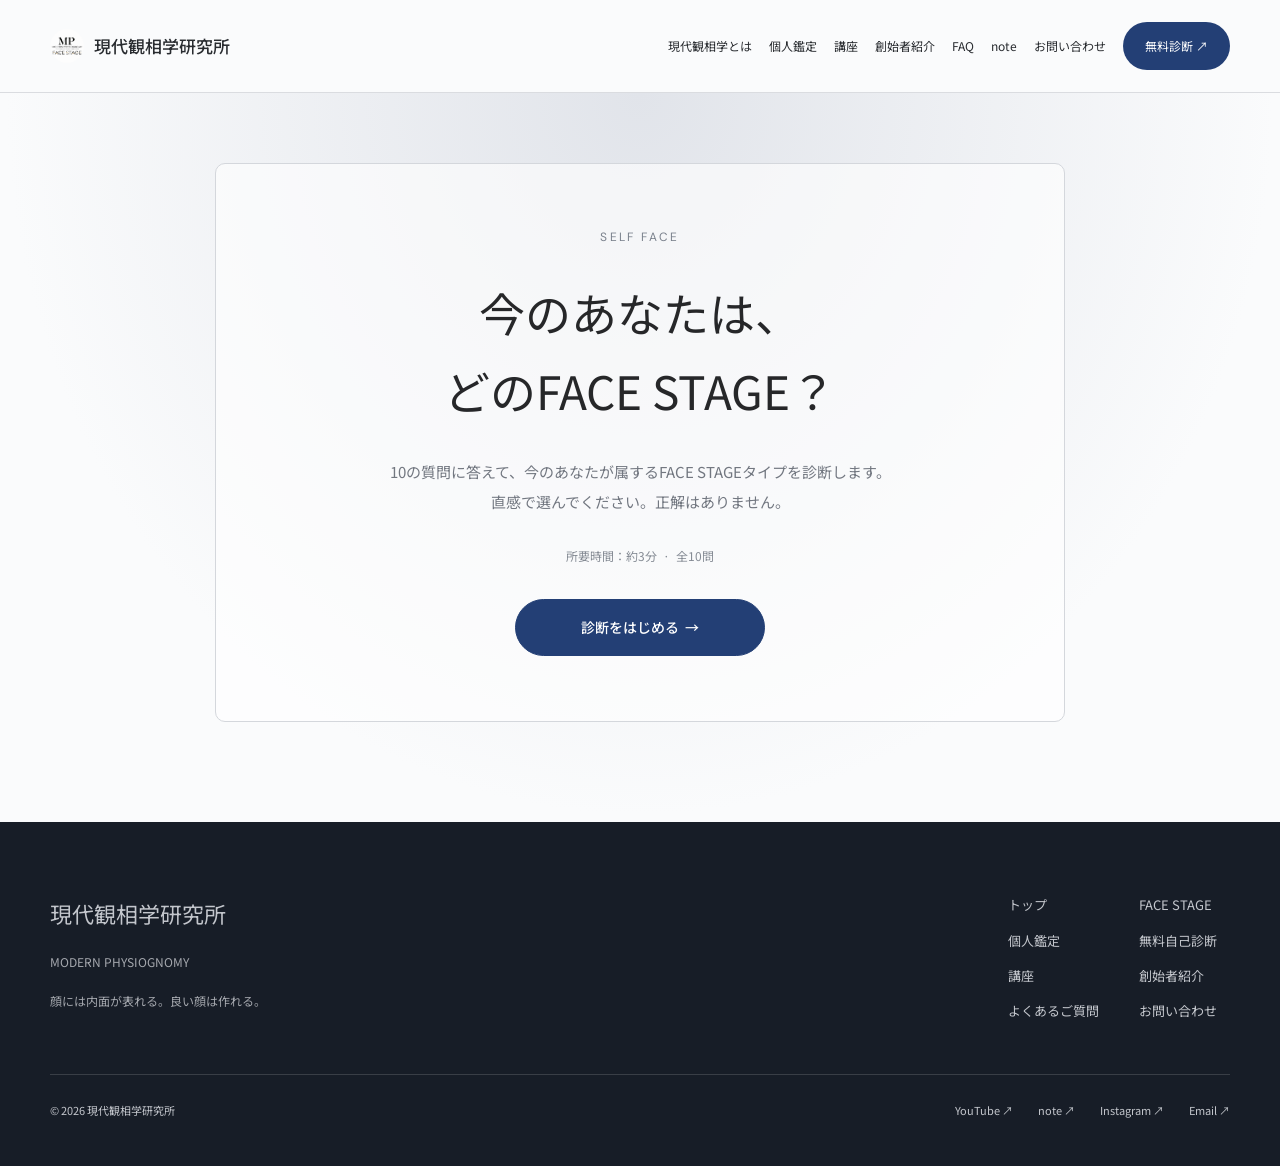
<file: quiz.html>
<!DOCTYPE html>

<html data-theme="light" lang="ja">
<head>
<!-- Google tag (gtag.js) -->
<script async src="https://www.googletagmanager.com/gtag/js?id=G-103FFTN7W9"></script>
<script>
  window.dataLayer = window.dataLayer || [];
  function gtag(){dataLayer.push(arguments);}
  gtag('js', new Date());
  gtag('config', 'G-103FFTN7W9');
</script>

<meta charset="utf-8"/>
<meta content="width=device-width, initial-scale=1.0" name="viewport"/>
<meta content="10の質問に答えて、今のあなたのFACE STAGEタイプを診断します。SEEKER・CREATOR・ANCHOR・MUSE・SWITCH・ICONの6タイプ。" name="description"/>
<title>無料自己診断｜現代観相学研究所</title>
<link href="https://fonts.googleapis.com" rel="preconnect"/>
<link crossorigin="" href="https://fonts.gstatic.com" rel="preconnect"/>
<link href="https://fonts.googleapis.com/css2?family=DM+Sans:ital,wght@0,400;0,500;0,600;0,700;1,400&amp;family=EB+Garamond:ital,wght@0,500;1,500&amp;family=Noto+Sans+JP:wght@400;500;600&amp;family=Noto+Serif+JP:wght@500;600&amp;display=swap" rel="stylesheet"/>

<link rel="stylesheet" href="assets/style.css"/></head>
<body class="quiz-site">
<nav aria-label="サイトナビ" class="site-nav">
<div class="container nav-inner">
<a class="site-brand" href="index.html"><img alt="" class="brand-logo" height="40" src="assets/image-a554cb5bd2f2.png" width="40"/><span>現代観相学研究所</span></a>
<button aria-controls="site-menu" aria-expanded="false" aria-label="メニューを開く" class="menu-toggle" type="button"><svg aria-hidden="true" class="menu-open" viewbox="0 0 24 24"><path d="M4 6h16M4 12h16M4 18h16"></path></svg><svg aria-hidden="true" class="menu-close" viewbox="0 0 24 24"><path d="m6 6 12 12M18 6 6 18"></path></svg><span>メニュー</span></button>
<div class="site-links" id="site-menu"><a href="index.html#stages">現代観相学とは</a><a href="menu.html">個人鑑定</a><a href="index.html#learn">講座</a><a href="index.html#about">創始者紹介</a><a href="faq.html">FAQ</a><a href="https://note.com/modernphysio" target="_blank" rel="noopener noreferrer">note</a><a href="index.html#contact">お問い合わせ</a><a class="nav-cta" href="quiz.html">無料診断 <span>↗</span></a></div>
</div>
</nav>
<main class="quiz-page">
<div class="container quiz-container">
<!-- ═══ INTRO ═══ -->
<div class="intro-screen" id="intro">
<p class="intro-eyebrow">Self Face</p>
<h1 class="intro-title">今のあなたは、<br/>どのFACE STAGE？</h1>
<p class="intro-sub">
        10の質問に答えて、今のあなたが属するFACE STAGEタイプを診断します。<br/>
        直感で選んでください。正解はありません。
      </p>
<p class="intro-note">所要時間：約3分  ·  全10問</p>
<button class="btn-start" id="start-btn">診断をはじめる  →</button>
</div>
<!-- ═══ QUIZ ═══ -->
<div id="quiz-wrap" style="display:none;width:100%">
<div class="progress-wrap">
<div class="progress-top">
<span class="q-count" id="q-count">1 / 10</span>
<span class="progress-label">Self Face</span>
</div>
<div class="progress-track">
<div class="progress-fill" id="progress-fill" style="width:10%"></div>
</div>
<button aria-label="前の質問に戻る" class="btn-back" id="back-btn" style="visibility:hidden">
<svg viewbox="0 0 12 12"><polyline points="8,2 4,6 8,10"></polyline></svg>
          前の質問へ戻る
        </button>
</div>
<div id="q-container"></div>
</div>
<!-- ═══ RESULT ═══ -->
<div class="result-screen" id="result-screen">
<div class="stage-card" id="stage-card">
<div class="stage-card-body" id="stage-card-body">
<div class="stage-ghost-num" id="stage-ghost-num"></div>
<span class="stage-eyebrow" id="stage-eyebrow">Your Face Stage</span>
<span class="stage-name-en" id="stage-name-en"></span>
<span class="stage-name-jp" id="stage-name-jp"></span>
<div class="stage-line"></div>
<div class="stage-icon" id="stage-icon"></div>
<div class="stage-tagline" id="stage-tagline"></div>
<p class="stage-desc" id="stage-desc"></p>
<div class="stage-tags" id="stage-tags"></div>
<div class="stage-cursive" id="stage-cursive"></div>
</div>
</div>
<div class="result-cta">
<p>個人鑑定では、あなたの顔をより深く読み解きます。<br/>専門家の目で、自分だけの魅力を発見しませんか？</p><p>写真鑑定：11,000円（税込）／簡易デジタルレポート付き<br/>Zoom鑑定40分：11,000円（税込）／デジタルレポートなし<br/>総合個人鑑定：55,000円（税込）／Zoom40分＋デジタルレポート14ページ<br/>総合個人鑑定には、鑑定後1ヶ月以内・1回の追加質問が含まれます。</p>
<div class="result-btns">
<a class="btn-gold" href="menu.html">3つの鑑定メニューを見る  →</a>
<a class="btn-ghost" href="index.html#stages">6つのステージを見る</a>
</div>
<button class="btn-retry" id="retry-btn">← もう一度診断する</button>
</div>
</div>
</div>
</main>
<footer class="site-footer"><div class="container"><div class="footer-top"><div><span class="foot-brand">現代観相学研究所</span><p>MODERN PHYSIOGNOMY</p><p>顔には内面が表れる。良い顔は作れる。</p></div><nav aria-label="フッターナビ"><a href="index.html">トップ</a><a href="index.html#stages">FACE STAGE</a><a href="menu.html">個人鑑定</a><a href="quiz.html">無料自己診断</a><a href="index.html#learn">講座</a><a href="index.html#about">創始者紹介</a><a href="faq.html">よくあるご質問</a><a href="index.html#contact">お問い合わせ</a></nav></div><div class="footer-bottom"><span>© 2026 現代観相学研究所</span><div><a href="https://www.youtube.com/@modernphysiognomy" target="_blank" rel="noopener noreferrer">YouTube ↗</a><a href="https://note.com/modernphysio" target="_blank" rel="noopener noreferrer">note ↗</a><a href="https://www.instagram.com/modernphysiognomy/" target="_blank" rel="noopener noreferrer">Instagram ↗</a><a href="mailto:info.physiognomy@gmail.com">Email ↗</a></div></div></div></footer>
<script>
/* ════════════════════════════════════
   FACE STAGE TYPE DATA
   s[] index: [SEEKER, CREATOR, ANCHOR, MUSE, SWITCH, ICON]
════════════════════════════════════ */
const TYPES = [
  {
    key:'SEEKER', num:'01', en:'Seeker', jp:'シーカー',
    tagline:'まだ見ぬ、わたしに出会う。',
    desc:'好奇心があなたの原動力。新しい世界や可能性をいつも探している、フレッシュな感性の持ち主です。迷いながらも一歩踏み出す勇気と、未知への開放性があなただけの魅力。自分自身についてまだ発見が続いている、これからが楽しみな時期です。',
    tags:['#好奇心','#発見','#可能性','#挑戦','#成長','#フレッシュ'],
    cursive:'Find a new you.',
    bg:'#1E3D60', accent:'#7ABDE0',
    icon:`<svg viewBox="0 0 64 64" fill="none" stroke="currentColor" stroke-width="1.5" stroke-linecap="round" stroke-linejoin="round" xmlns="http://www.w3.org/2000/svg">
  <circle cx="30" cy="30" r="17"/>
  <line x1="42" y1="42" x2="56" y2="56"/>
  <line x1="30" y1="13" x2="30" y2="18"/>
  <line x1="30" y1="42" x2="30" y2="47"/>
  <line x1="13" y1="30" x2="18" y2="30"/>
  <line x1="42" y1="30" x2="47" y2="30"/>
  <polygon points="30,18 34,30 30,27 26,30" fill="currentColor" stroke="none" opacity="0.75"/>
  <circle cx="30" cy="30" r="2.5" fill="currentColor" stroke="none"/>
</svg>`
  },
  {
    key:'CREATOR', num:'02', en:'Creator', jp:'クリエイター',
    tagline:'わたしらしさを、描いていく。',
    desc:'試しながら、整えながら、自分だけのスタイルを作り上げている最中。迷いも工夫も全て、あなたの個性です。創造性と表現力が輝き始めていて、独自の美学が少しずつ確立されています。そのプロセスそのものが、あなたの魅力になっています。',
    tags:['#創造性','#表現','#試行錯誤','#個性','#スタイル'],
    cursive:'Create your own style.',
    bg:'#6A3010', accent:'#E8925A',
    icon:`<svg viewBox="0 0 64 64" fill="none" stroke="currentColor" stroke-width="1.5" stroke-linecap="round" stroke-linejoin="round" xmlns="http://www.w3.org/2000/svg">
  <path d="M46 10L16 40l-4 14 14-4 30-30-6-6z"/>
  <path d="M40 16l8 8"/>
  <circle cx="15" cy="51" r="1.5" fill="currentColor" stroke="none" opacity="0.5"/>
</svg>`
  },
  {
    key:'ANCHOR', num:'03', en:'Anchor', jp:'アンカー',
    tagline:'ぶれない私を、育てていく。',
    desc:'軸が少しずつ定まり、顔にも安定感が生まれています。流されず、自分らしさを支える強さがあります。周囲から信頼され、その落ち着いた存在感がひとつの魅力です。自分自身の根を深く張りながら、丁寧に自分を育てている段階です。',
    tags:['#安定感','#自分軸','#信頼感','#落ち着き','#誠実'],
    cursive:'Stand in your center.',
    bg:'#163A2C', accent:'#5CA882',
    icon:`<svg viewBox="0 0 64 64" fill="none" stroke="currentColor" stroke-width="1.5" stroke-linecap="round" stroke-linejoin="round" xmlns="http://www.w3.org/2000/svg">
  <circle cx="32" cy="20" r="6"/>
  <line x1="32" y1="26" x2="32" y2="56"/>
  <path d="M18 38c0 11 6.3 18 14 18s14-7 14-18"/>
  <line x1="20" y1="28" x2="44" y2="28"/>
</svg>`
  },
  {
    key:'MUSE', num:'04', en:'Muse', jp:'ミューズ',
    tagline:'変えるより、活かしていく。',
    desc:'今の自分を否定せず、持っている魅力を自然に使いこなせる人。受け入れることが美しさになる段階です。力まず、飾らず、それでも輝く。あなたの自然体そのものが、周囲を引きつける魅力の源です。',
    tags:['#自己受容','#魅力','#自然体','#ありのまま','#凛'],
    cursive:'Own your glow.',
    bg:'#50162A', accent:'#D47090',
    icon:`<svg viewBox="0 0 64 64" fill="none" stroke="currentColor" stroke-width="1.5" stroke-linecap="round" xmlns="http://www.w3.org/2000/svg">
  <ellipse cx="32" cy="15" rx="5" ry="8"/>
  <ellipse cx="32" cy="15" rx="5" ry="8" transform="rotate(60 32 32)"/>
  <ellipse cx="32" cy="15" rx="5" ry="8" transform="rotate(120 32 32)"/>
  <ellipse cx="32" cy="15" rx="5" ry="8" transform="rotate(180 32 32)"/>
  <ellipse cx="32" cy="15" rx="5" ry="8" transform="rotate(240 32 32)"/>
  <ellipse cx="32" cy="15" rx="5" ry="8" transform="rotate(300 32 32)"/>
  <circle cx="32" cy="32" r="5" fill="currentColor" opacity="0.35" stroke="currentColor"/>
</svg>`
  },
  {
    key:'SWITCH', num:'05', en:'Switch', jp:'スイッチ',
    tagline:'次の私へ、切り替わる。',
    desc:'今の自分を更新したくなる、変化の入口に立っています。迷いや違和感さえも、次のステージへ進むサインです。何かを手放して、新しい自分へとシフトする準備ができているとき。変化を恐れず、切り替える力がこれからの魅力になります。',
    tags:['#変化','#転換','#再設計','#進化','#勇気'],
    cursive:'Turn to your next stage.',
    bg:'#281A52', accent:'#9B88E8',
    icon:`<svg viewBox="0 0 64 64" fill="none" stroke="currentColor" stroke-width="1.5" stroke-linecap="round" stroke-linejoin="round" xmlns="http://www.w3.org/2000/svg">
  <path d="M12 22h30a8 8 0 0 1 0 16h-4"/>
  <polyline points="38,14 46,22 38,30"/>
  <path d="M52 42H22a8 8 0 0 1 0-16h4"/>
  <polyline points="26,50 18,42 26,34"/>
</svg>`
  },
  {
    key:'ICON', num:'06', en:'Icon', jp:'アイコン',
    tagline:'生き方が、そのまま魅力になる。',
    desc:'積み重ねた経験・価値観が存在感として自然ににじみ出ています。飾らなくても、その人らしさが印象に残る。生き方そのものがスタイルになっている段階です。年齢を重ねるほど深まる、唯一無二の魅力の持ち主です。',
    tags:['#存在感','#個性','#品格','#経験','#シグネチャー'],
    cursive:'Become your signature.',
    bg:'#3E2E06', accent:'#D4A83C',
    icon:`<svg viewBox="0 0 64 64" fill="none" stroke="currentColor" stroke-width="1.5" stroke-linecap="round" stroke-linejoin="round" xmlns="http://www.w3.org/2000/svg">
  <path d="M8 48V28l12 14 12-22 12 22 12-14v20z"/>
  <line x1="8" y1="54" x2="56" y2="54"/>
  <circle cx="32" cy="21" r="2" fill="currentColor" stroke="none"/>
  <circle cx="20" cy="42" r="2" fill="currentColor" stroke="none"/>
  <circle cx="44" cy="42" r="2" fill="currentColor" stroke="none"/>
</svg>`
  },
];

/* ════════════════════════════════════
   QUESTION DATA
   Original 10 questions.
   s[] = [SEEKER, CREATOR, ANCHOR, MUSE, SWITCH, ICON]
════════════════════════════════════ */
const QS = [
  {
    q: '今の自分の顔を見て、一番近い感覚はどれですか？',
    opts: [
      { t: 'まだよくわからない。なんとなく気になっている',          s: [3,1,0,0,0,0] },
      { t: 'もっとうまくできるはず、試している途中',                s: [0,3,1,0,0,0] },
      { t: '「これが私」という感覚が落ち着いてきた',                s: [0,0,2,1,0,0] },
      { t: '変化の予感、または変わりたいという気持ちがある',        s: [0,0,0,0,2,1] },
    ]
  },
  {
    q: '美容やメイクへの今の向き合い方に、一番近いのは？',
    opts: [
      { t: '何から始めればいいか、わからない',                      s: [3,0,0,0,0,0] },
      { t: '自分に合うものを探し中、または試すのが楽しい',          s: [0,3,0,0,0,0] },
      { t: '多くのものを試し、自分の定番が決まっている',            s: [0,0,2,1,0,0] },
      { t: '今まで合っていたものが合わなくなったと感じる',          s: [0,0,0,0,2,1] },
    ]
  },
  {
    q: '自分の「魅力」について、今どんな感覚がありますか？',
    opts: [
      { t: '自分の魅力がよくわからない',                            s: [3,0,0,0,0,0] },
      { t: '魅力はある気がするが、まだうまく引き出せていない',      s: [1,3,0,0,0,0] },
      { t: '自分の魅力を把握していて、活かせている',                s: [0,0,2,1,0,0] },
      { t: '今の魅力より、まだ先があるという感覚',                  s: [0,0,0,1,1,2] },
    ]
  },
  {
    q: '他の人から、自分の「印象」について言われるとしたら？',
    opts: [
      { t: '意外な指摘や、予想外のことを言われることが多い',        s: [2,1,0,0,1,0] },
      { t: '「変わったね」と言われることがある',                    s: [1,2,0,0,2,0] },
      { t: '「変わらないね」「安定してるね」と言われる',            s: [0,0,3,1,0,0] },
      { t: '「雰囲気がある」「存在感がある」と言われる',            s: [0,0,0,2,0,3] },
    ]
  },
  {
    q: '朝の支度をするとき、気持ちに一番近いのは？',
    opts: [
      { t: '面倒くさい',                                            s: [3,1,0,0,0,0] },
      { t: '新しいものを試すのが楽しい、実験中',                    s: [0,3,0,0,1,0] },
      { t: 'いつものルーティンがあって、それが心地よい',            s: [0,0,2,1,0,0] },
      { t: '最近、いつものやり方が物足りなく感じる',                s: [0,0,0,0,3,1] },
    ]
  },
  {
    q: '外見についてアドバイスされることは？',
    opts: [
      { t: '積極的に聞きたい',                                      s: [2,2,0,0,0,0] },
      { t: '参考にして、試したい',                                  s: [0,2,2,0,0,0] },
      { t: '一つの意見として聞くが、必ずしも受け入れるかはわからない', s: [0,0,1,3,0,0] },
      { t: '特に必要だと思わない',                                  s: [0,0,0,2,0,2] },
    ]
  },
  {
    q: '外見や自分らしさについて、近い感覚は？',
    opts: [
      { t: '自分も他人も美醜を無意識にジャッジしてしまう',          s: [2,2,0,0,0,0] },
      { t: '他人からの評価が気になる',                              s: [0,3,1,0,0,0] },
      { t: '経験や年齢と共に自分らしさが出てきた',                  s: [0,0,2,2,0,0] },
      { t: '常に自分が自分をどう思うかを大切にしている',            s: [0,0,0,2,0,2] },
    ]
  },
  {
    q: '憧れる人は？',
    opts: [
      { t: '美人でスタイルの良い人',                                s: [3,1,0,0,0,0] },
      { t: '幸せな家庭を築いている人',                              s: [0,2,2,0,0,0] },
      { t: 'バランス感覚のある人',                                  s: [0,0,1,2,1,0] },
      { t: '自立していて知的な人',                                  s: [0,0,0,1,0,3] },
    ]
  },
  {
    q: '自分の顔に「これまでの人生」が出てきていると感じますか？',
    opts: [
      { t: 'まだそういう実感はない',                                s: [2,2,0,0,0,0] },
      { t: '少し感じ始めているかもしれない',                        s: [0,1,2,1,0,0] },
      { t: '感じる。昔の方が良かったかも、と思う',                  s: [0,0,0,1,2,0] },
      { t: '強く感じる。良くも悪くも自分の顔に対して肯定感がある',  s: [0,0,0,2,0,2] },
    ]
  },
  {
    q: '最後に、今の自分を直感で一言で表すなら？',
    opts: [
      { t: '「模索」——まだ、答えを探している途中',                  s: [2,1,0,0,0,0] },
      { t: '「前進」——試して、つくって、前に進んでいる',            s: [0,2,1,0,1,0] },
      { t: '「内観」——自分と向き合い、観察している',                s: [0,0,1,2,0,0] },
      { t: '「変容」——変化してきたし、これからも変化すると思う',    s: [0,0,0,0,2,2] },
    ]
  },
];

/* ════════════════════════════════════
   STATE
════════════════════════════════════ */
let totals  = [0,0,0,0,0,0]; // [SEEKER,CREATOR,ANCHOR,MUSE,SWITCH,ICON]
let answers = {};             // answers[qi] = option-index chosen
let currentQ = 0;

/* ════════════════════════════════════
   BUILD QUESTIONS
════════════════════════════════════ */
function buildQuestions(){
  const wrap = document.getElementById('q-container');
  wrap.innerHTML = '';
  const marks = ['a','b','c','d'];
  QS.forEach((q, qi) => {
    const div = document.createElement('div');
    div.className = 'q-screen' + (qi === 0 ? ' active' : '');
    div.id = 'q' + qi;
    div.innerHTML = `
      <p class="q-label">Q ${qi+1}</p>
      <h2 class="q-text">${q.q}</h2>
      <div class="opts">
        ${q.opts.map((o, oi) => `
          <button class="opt" data-qi="${qi}" data-oi="${oi}">
            <span class="opt-mark">${marks[oi]}</span>
            <span>${o.t}</span>
          </button>`).join('')}
      </div>`;
    wrap.appendChild(div);
  });

  wrap.querySelectorAll('.opt').forEach(btn => {
    btn.addEventListener('click', () => pick(btn));
  });
}

/* ════════════════════════════════════
   PICK ANSWER
════════════════════════════════════ */
let answerTransition = false;
function pick(btn){
  if (answerTransition) return;
  answerTransition = true;
  const qi = +btn.dataset.qi;
  const oi = +btn.dataset.oi;
  const s  = QS[qi].opts[oi].s;

  // visual feedback
  document.querySelectorAll(`#q${qi} .opt`).forEach(b => b.classList.remove('chosen'));
  btn.classList.add('chosen');

  // add scores
  s.forEach((v, i) => { totals[i] += v; });
  // record answer
  answers[qi] = oi;

  setTimeout(() => {
    answerTransition = false;
    if (qi < QS.length - 1) { goTo(qi + 1); }
    else { showResult(); }
  }, 280);
}

/* ════════════════════════════════════
   BACK
════════════════════════════════════ */
function back(){
  if (answerTransition) return;
  if (currentQ <= 0) return;
  const prevQ = currentQ - 1;

  // undo the score from the previous question's answer
  if (answers[prevQ] !== undefined) {
    const s = QS[prevQ].opts[answers[prevQ]].s;
    s.forEach((v, i) => { totals[i] -= v; });
    delete answers[prevQ];
  }
  goTo(prevQ);
}

/* ════════════════════════════════════
   NAVIGATE
════════════════════════════════════ */
function goTo(n){
  document.querySelectorAll('.q-screen').forEach(s => s.classList.remove('active'));
  const screen = document.getElementById('q' + n);
  if (screen) {
    screen.classList.add('active');
    // restore chosen state if user already answered this question before
    const btns = screen.querySelectorAll('.opt');
    btns.forEach((b, i) => {
      b.classList.toggle('chosen', answers[n] !== undefined && i === answers[n]);
    });
  }
  currentQ = n;
  setProgress(n + 1);
  updateBackBtn();
  window.scrollTo({top:0, behavior:'smooth'});
}

function setProgress(n){
  const pct = Math.round((n / QS.length) * 100);
  document.getElementById('progress-fill').style.width = pct + '%';
  document.getElementById('q-count').textContent = n + ' / ' + QS.length;
}

function updateBackBtn(){
  document.getElementById('back-btn').style.visibility =
    currentQ > 0 ? 'visible' : 'hidden';
}

/* ════════════════════════════════════
   SHOW RESULT
════════════════════════════════════ */
function showResult(){
  // find highest index
  let best = -1, winIdx = 0;
  totals.forEach((v, i) => { if (v > best){ best = v; winIdx = i; } });
  const T = TYPES[winIdx];

  // populate card
  document.getElementById('stage-ghost-num').textContent = T.num;
  document.getElementById('stage-name-en').textContent   = T.en;
  document.getElementById('stage-name-jp').textContent   = T.jp;
  document.getElementById('stage-tagline').textContent   = T.tagline;
  document.getElementById('stage-desc').textContent      = T.desc;
  document.getElementById('stage-cursive').textContent   = T.cursive;
  document.getElementById('stage-tags').innerHTML =
    T.tags.map(t => `<span class="stage-tag">${t}</span>`).join('');

  // icon
  const iconEl = document.getElementById('stage-icon');
  iconEl.innerHTML = T.icon;
  const svg = iconEl.querySelector('svg');
  if (svg) svg.style.color = T.accent;

  // colors
  const body = document.getElementById('stage-card-body');
  body.style.background  = T.bg;
  body.style.borderTop   = `3px solid ${T.accent}`;
  document.getElementById('stage-eyebrow').style.color = T.accent;

  // swap screens
  document.getElementById('quiz-wrap').style.display = 'none';
  const rs = document.getElementById('result-screen');
  rs.style.display = 'block';
  rs.classList.add('active');
  window.scrollTo({top:0, behavior:'smooth'});
}

/* ════════════════════════════════════
   START / RETRY
════════════════════════════════════ */
function startQuiz(){
  answerTransition = false;
  totals   = [0,0,0,0,0,0];
  answers  = {};
  currentQ = 0;

  buildQuestions();
  document.getElementById('intro').style.display          = 'none';
  document.getElementById('result-screen').style.display  = 'none';
  document.getElementById('result-screen').classList.remove('active');
  document.getElementById('quiz-wrap').style.display      = 'block';
  setProgress(1);
  goTo(0);
}

/* ════════════════════════════════════
   INIT
════════════════════════════════════ */
document.getElementById('start-btn').addEventListener('click', startQuiz);
document.getElementById('back-btn').addEventListener('click', back);
document.getElementById('retry-btn').addEventListener('click', () => {
  document.getElementById('result-screen').style.display = 'none';
  document.getElementById('result-screen').classList.remove('active');
  startQuiz();
});
</script>
<button aria-label="ページ上部へ戻る" class="back-to-top" hidden="" title="ページ上部へ戻る" type="button"><svg aria-hidden="true" viewbox="0 0 24 24"><path d="m6 12 6-6 6 6M12 6v13"></path></svg></button>
<script>
(() => {
  const toggle = document.querySelector('.menu-toggle');
  const menu = document.getElementById('site-menu');
  const mobile = window.matchMedia('(max-width:1000px)');
  function closeMenu(returnFocus = false) {
    toggle.setAttribute('aria-expanded', 'false');
    toggle.setAttribute('aria-label', 'メニューを開く');
    menu.classList.remove('is-open');
    if (returnFocus) toggle.focus();
  }
  toggle.addEventListener('click', () => {
    const open = toggle.getAttribute('aria-expanded') !== 'true';
    toggle.setAttribute('aria-expanded', String(open));
    toggle.setAttribute('aria-label', open ? 'メニューを閉じる' : 'メニューを開く');
    menu.classList.toggle('is-open', open);
  });
  menu.querySelectorAll('a').forEach(link => link.addEventListener('click', () => closeMenu()));
  document.addEventListener('keydown', e => {
    if (e.key === 'Escape' && toggle.getAttribute('aria-expanded') === 'true') closeMenu(true);
  });
  document.addEventListener('click', e => {
    if (!e.target.closest('.site-nav')) closeMenu();
  });
  document.addEventListener('focusin', e => {
    if (!e.target.closest('.site-nav')) closeMenu();
  });
  mobile.addEventListener('change', () => closeMenu());
  const topButton = document.querySelector('.back-to-top');
  const topTarget = document.querySelector('h1');
  if (topTarget) topTarget.setAttribute('tabindex', '-1');
  const updateTopButton = () => { topButton.hidden = window.scrollY < 300; };
  window.addEventListener('scroll', updateTopButton, {passive:true});
  updateTopButton();
  topButton.addEventListener('click', () => {
    const visibleTitle = topTarget && topTarget.getClientRects().length ? topTarget : document.querySelector('.site-brand');
    if (visibleTitle) visibleTitle.focus({preventScroll:true});
    window.scrollTo({top:0, behavior:window.matchMedia('(prefers-reduced-motion: reduce)').matches ? 'instant' : 'smooth'});
  });
})();
</script>
</body>
</html>
</file>
<file: assets/style.css>
*{box-sizing:border-box}html{scroll-behavior:smooth;scroll-padding-top:100px}body{margin:0;background:#fafbfc;color:#262729;font:400 16px/1.95 'Noto Sans JP',sans-serif}h1,h2,h3,h4,p{margin:0}a{color:inherit;text-decoration:none}img{display:block;max-width:100%}button,input,select,textarea{font:inherit}button,a,input,select,textarea{touch-action:manipulation}a:focus-visible,button:focus-visible,summary:focus-visible{outline:3px solid #7b7f85;outline-offset:5px}.container{width:min(1180px,calc(100% - 80px));margin:auto}[id]{scroll-margin-top:105px}.site-nav{position:absolute;top:0;left:0;right:0;z-index:20;color:white;border-bottom:1px solid #ffffff25}.nav-inner{height:92px;display:flex;align-items:center;justify-content:space-between;gap:25px}.site-brand{display:flex;align-items:center;gap:10px;font-size:17px;font-weight:500;white-space:nowrap}.brand-logo{width:34px;height:34px;border-radius:50%}.site-links{display:flex;gap:21px;align-items:center;font-size:12px}.nav-cta{background:white;color:#2b2d30;border-radius:40px;padding:12px 22px}.menu-toggle{display:none}.page-header{position:relative;min-height:830px;background:#313b49;color:white;isolation:isolate;overflow:hidden}.hero-photo{position:absolute;inset:0;z-index:-2;background:url('hero.png') 70% center/cover no-repeat}.page-header:after{content:'';position:absolute;inset:0;background:linear-gradient(90deg,#2b2f3696,transparent 80%);z-index:-1}.hero-content{padding-top:200px;padding-bottom:70px}.eyebrow{font:500 11px/1.7 'DM Sans',sans-serif;letter-spacing:.18em;text-transform:uppercase;color:#6a6d73;margin-bottom:24px}.hero-content>.eyebrow{color:#e5e6e8}.page-header h1{font-weight:400;font-size:clamp(36px,4.1vw,59px);line-height:1.65;letter-spacing:-.035em;max-width:720px}.page-header h1 span{color:#e3e5e6}.page-lead{font-size:17px;line-height:2.1;color:#eeeeef;margin-top:24px}.hero-actions{display:flex;gap:28px;align-items:center;margin-top:34px}.btn{display:flex;justify-content:center;align-items:center;gap:24px;border:1px solid #233f75;padding:16px 25px;border-radius:40px;background:#233f75;color:white;font-size:14px;font-weight:500;line-height:1.7;text-align:center;transition:transform .2s,background .2s}.btn:hover{background:#464b54;transform:translateY(-2px)}.btn-light{background:white;color:#2e3238;border-color:white}.btn-light:hover{background:#e9eaec}.text-link{font-size:13px;border-bottom:1px solid #ffffff70;padding:5px 0}.hero-facts{display:flex;gap:0;margin-top:68px;max-width:590px}.hero-facts>div{padding:0 23px;border-right:1px solid #ffffff35}.hero-facts>div:first-child{padding-left:0}.hero-facts>div:last-child{border:0}.hero-facts strong{display:block;font-size:15px;font-weight:500}.hero-facts span{font-size:12px;color:#dadbde}.image-credit{position:absolute;bottom:14px;right:25px;font-size:10px;color:#ffffffb0}.belief{background:#e9eaec;border-bottom:1px solid #d6d7da;padding:32px 0}.belief .container{display:flex;justify-content:space-between;align-items:center;gap:24px}.belief span{font:500 11px 'DM Sans';letter-spacing:.17em;color:#6f7277}.belief p{font-size:22px;font-weight:400;letter-spacing:.07em}.mobile-only{display:none}.menu-value{padding:110px 0;background:#fafbfc}.menu-value h2,.report-detail h2,.section-heading h2{font-size:clamp(30px,3.5vw,46px);font-weight:400;line-height:1.65;letter-spacing:-.025em}.menu-value-grid{display:grid;grid-template-columns:repeat(3,1fr);gap:45px;margin-top:56px}.menu-value-grid>div{border-top:1px solid #cfd0d3;padding-top:25px}.menu-value-grid span{font:12px 'DM Sans';color:#7f8287}.menu-value-grid h3{font-size:21px;font-weight:400;margin:17px 0}.menu-value-grid p{color:#686a6e;font-size:15px}.menu-value-note{font-size:12px;color:#7d7e80;margin-top:30px}.menu-value-link{display:inline-block;font-size:13px;border-bottom:1px solid #8f9297;margin-top:23px}main{padding-bottom:100px}.report-detail{padding:70px;background:#edeef0;border-radius:24px}.report-lead{max-width:780px;margin-top:24px;color:#5f6165}.report-grid{display:grid;grid-template-columns:1fr 1fr;gap:0 40px;margin:40px 0}.report-grid article{padding:30px 0;border-top:1px solid #cfd1d4}.report-grid h3{font-size:21px;font-weight:500;margin-bottom:12px}.report-grid p{font-size:15px;color:#67696d}.report-process{background:#f9f9fa;border-radius:18px;padding:36px;margin-top:20px}.report-process h3{font-size:25px;font-weight:400;line-height:1.7;margin-bottom:20px}.report-process p:not(.eyebrow){font-size:15px;color:#696b6e;margin-top:16px}.report-sample{margin:30px 0;border-top:1px solid #c7c9cc;border-bottom:1px solid #c7c9cc;padding:22px 0}.report-sample summary{cursor:pointer;font-weight:500}.report-sample p{font-size:13px;margin:20px 0;color:#707174}.report-sample img{border-radius:12px}.report-detail>.btn{max-width:470px;margin-top:28px}.section-heading{padding:100px 0 38px}.section-heading p{color:#6e7073;font-size:15px}.menu-grid{display:grid;grid-template-columns:repeat(3,minmax(0,1fr));gap:22px;align-items:stretch}.card{border:1px solid #d9dadd;border-radius:20px;overflow:hidden;background:#fff;display:flex;flex-direction:column;min-width:0}.card.featured{border:1px solid #7b8086;background:#f0f2f3}.card-head{padding:30px 25px;min-height:285px;border-bottom:1px solid #e1e2e5}.card-num{font:10px 'DM Sans';letter-spacing:.12em;color:#7e8085;margin-bottom:16px}.card-head h2{font-size:27px;font-weight:400;line-height:1.5}.method-en{font:10px 'DM Sans';letter-spacing:.12em;color:#898b8e;margin:12px 0}.top-price{font:400 38px/1.5 'DM Sans';margin:22px 0 8px}.top-price span{font:12px 'Noto Sans JP';margin-left:5px}.card-sub{font-size:12px;color:#707276}.recommend-badge{display:inline-block;border:1px solid #a8acb3;padding:4px 10px;border-radius:30px;font-size:11px;font-weight:400;line-height:1.5}.card-recommend{margin-bottom:14px}.visual{position:relative;padding:20px;background:#ebecee}.reading-img,.report-img{width:100%;height:210px;object-fit:contain}.zoom-thumb{position:absolute;right:14px;top:16px;width:26%;border:3px solid white;border-radius:7px}.visual-label{font-size:11px;color:#6c6e71;text-align:center;margin-top:13px}.light-visual{height:282px;display:flex;flex-direction:column;justify-content:center;align-items:center}.light-visual>span{font:60px 'DM Sans';color:#888c93}.minutes{font-size:20px;margin-left:5px}.light-visual p{font-size:16px;margin-top:20px}.light-visual small{font-size:11px;color:#7b7d81}.card-body{padding:28px 25px;display:flex;flex-direction:column;flex:1}.promise{font-size:19px;line-height:1.8;margin-bottom:18px}.desc{font-size:14px;color:#6d6f72}.specs{padding:0;list-style:none;margin:24px 0}.specs li{border-top:1px solid #dee0e3;padding:13px 0;font-size:13px}.specs b{display:block;font-size:11px;font-weight:500;color:#83868c;margin-bottom:5px}.price-row{display:flex;justify-content:space-between;align-items:center;margin-top:auto;padding:20px 0}.price-lbl{font-size:11px;color:#75787e}.price{font:27px 'DM Sans'}.price small{font-size:11px}.card-body .btn{padding:14px 12px;font-size:13px}.report-jump{font-size:11px;text-decoration:underline;text-underline-offset:4px;text-align:center;margin-top:17px}.compare{margin-top:65px;padding:40px 0}.compare h3,.flow h3,.faq-sect h3,.contact-sect-menu h3{font-weight:400;font-size:32px;line-height:1.6}.compare-lead{max-width:780px;color:#6e7073;font-size:15px;margin:20px 0 30px}.compare-scroll{overflow-x:auto}.compare table{width:100%;border-collapse:collapse;min-width:650px}.compare td,.compare th{border-bottom:1px solid #d8dadd;text-align:left;padding:20px 14px;font-size:14px;font-weight:400}.compare thead{background:#ebecef}.flow{margin:60px 0 90px;border-top:1px solid #d2d4d8;padding-top:65px}.flow-en,.faq-sect-en,.contact-en,.phil-en{font:11px 'DM Sans';letter-spacing:.17em;color:#7d8288;margin-bottom:20px}.flow-steps{display:grid;grid-template-columns:repeat(3,1fr);gap:40px;margin-top:38px}.flow-num{font:11px 'DM Sans';color:#81858c;margin-bottom:18px}.flow-step h4{font-size:20px;font-weight:500;margin-bottom:14px}.flow-step p{font-size:14px;color:#6d6f74}.flow-note{display:block;font-size:12px;color:#7d7f84;margin-top:10px}.faq-sect{max-width:850px;margin:0 auto 90px}.faq-sect .container{width:100%}.faq-list-menu{list-style:none;padding:0;margin-top:30px}.faq-item-m{border-bottom:1px solid #d4d6da;padding:23px 0}.faq-q-m{display:flex;align-items:flex-start;gap:14px;width:100%;background:none;border:0;text-align:left;cursor:pointer;font-size:16px;color:#2d3034;padding:0}.faq-q-mark-m{color:#878c95}.faq-q-text-m{flex:1}.faq-chevron-m{font-size:12px}.faq-a-m{display:none;font-size:14px;color:#696c72;padding:20px 0 0 30px}.faq-item-m.open .faq-a-m{display:block}.faq-more-m{display:inline-block;font-size:13px;margin-top:22px;text-decoration:underline}.contact-sect-menu{background:#e7e8ec;border-radius:24px;padding:65px}.contact-sect-menu>.container{max-width:650px;width:100%}.contact-desc{color:#676a70;font-size:15px;margin-top:22px}.instagram-contact{display:flex;gap:16px;align-items:center;background:#ffffff85;border:1px solid #d0d3d8;padding:20px;border-radius:12px;margin:25px 0}.instagram-contact svg{width:25px;height:25px;fill:none;stroke:#646a77;stroke-width:1.6;flex-shrink:0}.instagram-contact a{text-decoration:underline}.instagram-contact p{font-size:13px;color:#71757b}.ig-heading{font-size:14px}.form-group-m{margin:24px 0}.form-label-m{display:block;font-size:14px;margin-bottom:9px}.required{font-size:10px;background:#d8dbe1;padding:3px 7px;margin-left:8px;border-radius:4px}.optional{font-size:12px;color:#74787e;margin-left:8px}.form-input-m,.form-select-m{width:100%;border:1px solid #b7bcc4;background:#fff;color:#272a2f;border-radius:8px;min-height:54px;padding:12px 15px;font-size:16px;line-height:1.8}.form-input-m:focus,.form-select-m:focus{outline:2px solid #868d98;outline-offset:2px}textarea{resize:vertical;min-height:130px}.before-submit,.form-note-m{font-size:13px;color:#6e727a;margin:20px 0}.form-note-m a{overflow-wrap:anywhere;text-decoration:underline}.form-submit-m{width:100%;border:0;border-radius:30px;background:#233f75;color:white;font-size:15px;padding:17px;cursor:pointer}.form-success-m{display:none;padding:20px;background:white;margin-top:20px;border-radius:9px}.advisor-profile-link{text-align:center;margin:55px 0}.advisor-profile-link a{border-bottom:1px solid #777c85;font-size:14px}.phil-sect{text-align:center;max-width:750px;margin:80px auto}.phil-sect h3{font-size:34px;font-weight:400;margin-bottom:22px}.phil-sect p{font-size:15px;color:#73767c}.cta-back{text-align:center;font-size:14px;padding:38px;border-top:1px solid #d8dbdf}.cta-back a{display:inline-block;margin-top:15px;border-bottom:1px solid #7c8088}.site-footer{background:#171d27;color:#c3c6cc;padding:45px 0}.foot-inner{display:flex;justify-content:space-between;gap:20px;align-items:center}.foot-brand{font-size:15px}.foot-copy{font-size:11px}.back-to-top{position:fixed;right:24px;bottom:24px;width:45px;height:45px;background:#fff;border:1px solid #bec2c8;border-radius:50%;cursor:pointer;z-index:25}.back-to-top[hidden]{display:none}.back-to-top svg{width:20px;fill:none;stroke:#4e5562;stroke-width:1.8}.mobile-booking-bar{display:none}
@media(max-width:1000px){.container{width:calc(100% - 48px)}.nav-inner{height:78px}.site-links{display:none;position:absolute;top:78px;left:0;right:0;padding:24px;background:#fff;color:#2c3035;flex-direction:column;align-items:stretch}.site-links.is-open{display:flex}.site-links a{padding:10px}.site-links .nav-cta{background:#e7e9ec}.menu-toggle{display:flex;align-items:center;gap:7px;border:1px solid #ffffff60;color:white;border-radius:30px;background:#ffffff10;padding:9px 14px;font-size:12px}.menu-toggle svg{width:20px;fill:none;stroke:currentColor;stroke-width:1.5}.menu-close{display:none}.menu-toggle[aria-expanded=true] .menu-open{display:none}.menu-toggle[aria-expanded=true] .menu-close{display:block}.hero-content{padding-top:170px}.page-header{min-height:790px}.page-header h1{font-size:43px}.hero-photo{background-position:63% center}.page-header:after{background:linear-gradient(90deg,#2b2f36b5,#2b2f3612)}.menu-grid{grid-template-columns:1fr}.card{display:grid;grid-template-columns:1fr 1.5fr}.card-head{min-height:0}.visual{grid-column:1;align-self:stretch}.card-body{grid-column:2;grid-row:1/3}.report-detail{padding:45px}.menu-value-grid{gap:25px}.contact-sect-menu{padding:45px}.flow-steps{gap:24px}}
@media(max-width:600px){.container{width:calc(100% - 40px)}.site-brand{font-size:14px}.brand-logo{width:27px;height:27px}.page-header{min-height:910px}.hero-photo{background-size:auto 560px;background-position:90% top;background-color:#676a70;background-repeat:no-repeat;top:50px}.page-header:after{background:linear-gradient(180deg,#3a3e4530 0%,#3a3e4500 28%,#303b4aed 55%,#303b4a 100%)}.hero-content{padding-top:430px;padding-bottom:40px}.hero-content>.eyebrow{font-size:9px;margin-bottom:18px}.page-header h1{font-size:30px;line-height:1.7}.page-header h1 span{font-size:28px}.page-lead{font-size:14px;margin-top:18px}.page-lead br{display:none}.hero-actions{gap:20px;flex-wrap:wrap;margin-top:24px}.hero-actions .btn{font-size:13px;padding:13px 20px}.hero-actions .text-link{font-size:12px}.hero-facts{margin-top:35px;justify-content:space-between}.hero-facts>div{padding:0 10px}.hero-facts strong{font-size:12px}.hero-facts span{font-size:10px;line-height:1.6;display:block;max-width:90px}.image-credit{font-size:9px;right:20px;bottom:10px}.belief{padding:26px 0}.belief .container{display:block}.belief span{font-size:9px}.belief p{margin-top:12px;font-size:20px;line-height:1.8}.mobile-only{display:block}.menu-value{padding:65px 0}.menu-value h2,.report-detail h2,.section-heading h2{font-size:29px;line-height:1.65}.menu-value-grid{grid-template-columns:1fr;gap:25px;margin-top:35px}.menu-value-grid h3{margin:12px 0}.menu-value-note{font-size:12px}.report-detail{padding:32px 22px;border-radius:17px}.report-lead{font-size:14px}.report-grid{grid-template-columns:1fr;margin:28px 0}.report-grid article{padding:24px 0}.report-grid h3{font-size:19px}.report-grid p{font-size:14px}.report-process{padding:24px 18px;margin-left:-5px;margin-right:-5px}.report-process h3{font-size:21px}.report-process p:not(.eyebrow){font-size:14px}.report-detail>.btn{font-size:12px;padding:15px}.report-sample summary{font-size:14px}.section-heading{padding-top:65px}.card{display:flex}.card-head{padding:28px}.card-body{padding:28px}.visual .report-img,.visual .reading-img{height:240px}.light-visual{height:190px}.card-head h2{font-size:28px}.top-price{font-size:40px}.compare{margin-top:35px}.compare h3,.flow h3,.faq-sect h3,.contact-sect-menu h3{font-size:26px}.compare td,.compare th{font-size:13px}.compare-lead{font-size:14px}.flow{margin:30px 0 65px;padding-top:40px}.flow-steps{grid-template-columns:1fr;gap:32px}.faq-sect{margin-bottom:65px}.faq-q-m{font-size:15px}.contact-sect-menu{padding:32px 20px;border-radius:17px}.contact-desc{font-size:14px}.instagram-contact{padding:15px;gap:10px}.ig-heading{font-size:12px}.instagram-contact p{font-size:12px}.phil-sect{margin:65px auto}.phil-sect h3{font-size:29px}.phil-sect p{font-size:14px}.foot-inner{flex-direction:column;align-items:flex-start}.site-footer{padding-bottom:110px}.mobile-booking-bar{display:grid;grid-template-columns:1fr 1.3fr;gap:10px;position:fixed;bottom:0;left:0;right:0;z-index:30;background:#f9fafbed;backdrop-filter:blur(10px);padding:12px 20px calc(12px + env(safe-area-inset-bottom));border-top:1px solid #d2d5db}.mobile-booking-bar a{border:1px solid #b2b6bd;text-align:center;padding:12px 5px;border-radius:30px;font-size:12px}.mobile-cta-primary{background:#233f75;color:white}.back-to-top{bottom:90px;right:16px}}
@media(prefers-reduced-motion:reduce){html{scroll-behavior:auto}*{transition:none!important}}

/* Shared site system */
:root{--ink:#292c30;--muted:#686b70;--line:#d7d9dc;--gold:#525965;--muse:#76576a;--bg:#fafbfc}
body{overflow-wrap:break-word}.site-links{gap:17px}.site-links a:hover{opacity:.75}.site-nav{position:relative;background:#fafbfc;color:#292c30;border-bottom:1px solid #dadce0}.nav-cta{background:#233f75;color:#fff}.menu-toggle{color:#233f75;border-color:#b6bbc3;background:transparent}.menu-page .site-nav{position:absolute;color:#fff;background:transparent;border-color:#ffffff30}.menu-page .nav-cta{background:white;color:#2d3137}.menu-page .menu-toggle{color:#fff;border-color:#ffffff70}.footer-top{display:flex;justify-content:space-between;gap:40px;padding:25px 0 50px}.footer-top .foot-brand{font-size:22px}.footer-top p{font-size:12px;color:#a5a8ae;margin-top:15px}.footer-top nav{display:grid;grid-template-columns:repeat(2,1fr);gap:10px 40px;font-size:13px}.footer-bottom{border-top:1px solid #ffffff25;padding-top:25px;display:flex;justify-content:space-between;gap:20px;font-size:11px}.footer-bottom>div{display:flex;gap:25px}.btn-gold,.btn-ghost,.btn-dark,.btn-start,.note-feature-link{display:inline-flex;align-items:center;justify-content:center;gap:14px;border:1px solid #233f75;background:#233f75;color:white;border-radius:35px;padding:15px 25px;font-size:14px;font-weight:500;line-height:1.8;cursor:pointer}.btn-ghost{background:transparent;color:#233f75;border-color:#bbbec4}.btn-gold:hover,.btn-start:hover,.note-feature-link:hover{background:#4b515c}.btn-ghost:hover{background:#e8eaed}.section{padding:100px 0}.section-header{max-width:780px;margin-bottom:44px}.section-title{font-size:clamp(30px,3.5vw,46px);font-weight:400;line-height:1.65;letter-spacing:-.025em}.section-title em{font-style:normal;color:#6c727c}.lead{color:#6a6e74;font-size:16px;max-width:760px;margin-top:24px}.section-caption{font-size:12px;color:#797d84;margin:20px 0 30px}.back-link{display:inline-block;border-bottom:1px solid #a8adb5;font-size:14px;margin-top:28px}
/* Home: three equally visible women's faces */
.home-hero{background:#252b35;color:#fff;padding:70px 0 0}.home-hero-copy{display:grid;grid-template-columns:1fr 1fr;gap:50px;align-items:end;margin-bottom:55px}.home-hero .eyebrow{color:#d2d4d8;font-size:11px;margin-bottom:20px}.home-hero h1{font:400 clamp(45px,5.3vw,77px)/1.4 'Noto Sans JP',sans-serif;letter-spacing:-.045em}.home-hero-intro{padding-bottom:8px}.home-hero-intro>p:first-child{font-size:25px;line-height:1.8}.hero-small{font-size:14px;line-height:2;color:#d6d8db;margin-top:20px}.home-hero .hero-actions{margin-top:28px;gap:22px}.women-hero{margin:0;position:relative;border-radius:18px 18px 0 0;overflow:hidden}.women-hero>img{width:100%;height:auto;aspect-ratio:16/8.2;object-fit:cover;object-position:center 35%}.women-hero figcaption{position:absolute;bottom:0;left:0;right:0;padding:35px 30px 20px;background:linear-gradient(transparent,#292e3780);font-size:15px;display:flex;justify-content:space-between;align-items:center;gap:15px}.women-hero small{font-size:10px;color:#e5e7eb}.home-trust{display:flex;justify-content:space-between;gap:20px;padding:23px 0;font-size:12px;color:#d7dade}.reading-benefits{padding:105px 0;background:#fafbfc}.reading-benefits .container{display:grid;grid-template-columns:1fr 1fr;gap:60px}.benefits-heading h2{font-size:38px;line-height:1.7;font-weight:400;letter-spacing:-.03em}.benefits-heading>p:last-child{font-size:15px;color:#70747b;margin-top:25px;max-width:440px}.benefits-list article{padding:23px 0;border-top:1px solid #d0d3d9}.benefits-list article:first-child{padding-top:0;border-top:0}.benefits-list article>span{font:10px 'DM Sans';letter-spacing:.1em;color:#828790}.benefits-list h3{font-size:20px;font-weight:500;margin:14px 0}.benefits-list p{font-size:14px;color:#72767c}.benefits-foot{grid-column:1/-1;display:flex;justify-content:space-between;align-items:center;gap:25px;border-top:1px solid #d6d8dd;padding-top:25px;font-size:12px;color:#72767d}.benefits-foot a{border-bottom:1px solid #abb0b8}.service-overview{background:#eaecef}.service-options{display:grid;grid-template-columns:repeat(3,1fr);gap:24px;margin-top:45px}.service-option{display:flex;flex-direction:column;background:#f9fafb;border:1px solid #d3d6db;padding:30px;border-radius:18px}.service-option:hover{border-color:#828995}.service-featured{background:#dcdfe4;border-color:#8a919c}.service-number{font:12px 'DM Sans';color:#777d88}.service-number b{font:10px 'Noto Sans JP';border:1px solid #a5aab2;border-radius:20px;padding:4px 8px;margin-left:12px}.service-option h3{font-size:25px;font-weight:400;margin:25px 0 14px}.service-option p{font-size:13px;color:#686d76}.service-option strong{font:38px 'DM Sans';margin:25px 0 18px}.service-option strong span{font:12px 'Noto Sans JP';margin-left:5px}.service-option small{font-size:11px;color:#797e86;margin:14px 0 25px}.service-link{font-size:13px;border-top:1px solid #caced4;padding-top:20px;margin-top:auto}.stages-grid{display:grid;grid-template-columns:repeat(3,1fr);gap:25px}.stages .stage-card{display:grid;grid-template-columns:100px 1fr;min-width:0;border-top:1px solid #d2d5da;padding-top:23px;gap:22px}.stages .img-wrap{height:145px;border-radius:80px;overflow:hidden}.stages .img-wrap img{height:100%;width:100%;object-fit:cover}.stages .card-body{display:block;padding:0}.s-num{font:10px 'DM Sans';color:#878c94}.s-name{font:23px 'DM Sans';margin-top:8px}.s-jp{font-size:13px;margin:5px 0 13px}.s-desc{font-size:13px;color:#70747b}.s-tag{display:inline-block;font:9px 'DM Sans';padding:5px 8px;border-radius:20px;margin-top:15px}.philosophy-sect{background:#202630;color:#e9eaed}.philosophy-sect .eyebrow{color:#a7acb5}.philosophy-sect em{color:#b8bdc6}.phil-grid{display:grid;grid-template-columns:1fr 1fr;gap:80px;margin-top:45px}.big-stmt{font-size:22px;line-height:2.2;color:#c3c7ce;padding-top:20px}.big-stmt em{font-style:normal;color:#fff}.principle{display:flex;gap:18px;padding:24px 0;border-top:1px solid #ffffff25}.principle .num{color:#979eab}.principle h4{font-size:17px;font-weight:500;margin-bottom:12px}.principle p{font-size:13px;color:#a9aeb6}.gap-sect{text-align:center}.gap-sect .section-title{max-width:900px;margin:auto}.gap-board{display:grid;grid-template-columns:1fr 50px 1fr;align-items:center;gap:30px;max-width:950px;margin:40px auto}.gap-card{background:#ebedf0;padding:38px;border-radius:16px}.gap-lbl{font-size:11px;color:#7d838e;letter-spacing:.08em}.gap-type{font:40px 'DM Sans';margin:25px 0 12px}.gap-jp{font-size:14px;color:#6b7079}.gap-chip{font-size:11px;margin-top:18px}.gap-arrow{font-size:30px;color:#90969f}.gap-explain{font-size:15px;line-height:2.1;color:#72777f}.learn-sect{background:#e7e9ed}.learn-paths{display:grid;grid-template-columns:1fr 1fr;gap:30px}.path-card{padding:40px;border:1px solid #c6cad2;border-radius:18px;display:flex;flex-direction:column;background:#f5f6f8}.path-tag{font-size:11px;color:#7d838e}.path-title{font-size:29px;font-weight:400;line-height:1.7;margin:20px 0}.path-desc{font-size:15px;color:#6a6f78;margin-bottom:30px}.about-grid{display:grid;grid-template-columns:.8fr 1.2fr;gap:75px;align-items:start}.portrait-frame{position:relative;border-radius:180px 180px 20px 20px;overflow:hidden;aspect-ratio:4/5;background:#e6e7ea}.portrait-frame>img{position:absolute;inset:0;width:100%;height:100%;object-fit:cover;object-position:center top}.portrait-frame>div{position:absolute!important;bottom:0;left:0;right:0}.portrait-tag{font:10px 'DM Sans';color:#fff}.about-name{font-weight:400}.about-title{font-size:13px;color:#858a93;margin:18px 0 28px}.about-body{font-size:15px;color:#696e76;margin-top:17px;line-height:2}.youtube-card{display:grid;grid-template-columns:180px 1fr;gap:60px;align-items:center}.youtube-logo{border-radius:50%;width:180px;height:180px}.youtube-card .btn-gold{margin-top:25px}.youtube-video{margin-top:45px;border-radius:20px;overflow:hidden;background:#1b1e22;aspect-ratio:16/9}.youtube-video iframe{display:block;border:0;width:100%;height:100%}.youtube-direct{font-size:12px;color:#787d85;text-align:right;margin-top:15px}.note-feature{background:#e4e7eb;border-top:1px solid #d1d4da;border-bottom:1px solid #d1d4da}.note-feature-inner{display:flex;justify-content:space-between;gap:60px;align-items:center}.note-feature h2{font-size:38px;font-weight:400}.note-desc{font-size:15px;color:#72777f;max-width:650px;margin-top:20px}.note-feature-link{white-space:nowrap}.exit-grid{display:grid;grid-template-columns:repeat(4,1fr);gap:30px}.exit-card{border-top:1px solid #c8ccd3;padding-top:25px}.exit-mark{font-size:25px;color:#878d98}.exit-card h3{font-size:22px;font-weight:400;margin:18px 0}.exit-card p{font-size:14px;color:#70757e}.home-page .faq-sect{max-width:none;background:#eceef1;margin:0}.home-page .faq-sect .container{width:min(850px,calc(100% - 80px))}.faq-list{list-style:none;margin:35px 0 0;padding:0}.faq-item{padding:24px 0;border-bottom:1px solid #ced2d9}.faq-q{display:flex;gap:15px;width:100%;padding:0;border:0;background:none;text-align:left;font-size:16px;color:#2f343c;cursor:pointer}.faq-q-mark{color:#868c96}.faq-q-text{flex:1}.faq-chevron{font-size:12px}.faq-a{display:none;font-size:14px;line-height:2;color:#646a74;padding:20px 0 0 32px}.faq-item.open .faq-a{display:block}.faq-more-link{display:inline-block;border-bottom:1px solid #a7adb6;font-size:13px;margin-top:25px}.contact-sect>.container{max-width:740px}.contact-body{font-size:15px;color:#6e747e;margin:24px 0}.form-group{margin:24px 0}.form-label{display:block;font-size:14px;margin-bottom:9px}.form-input,.form-select{width:100%;background:#fff;border:1px solid #b7bcc4;border-radius:8px;padding:12px 15px;min-height:54px;color:#272d36;font-size:16px}.form-input:focus,.form-select:focus{outline:2px solid #868d98;outline-offset:2px}.form-submit{width:100%;background:#233f75;color:#fff;padding:17px;border:0;border-radius:30px;font-size:15px;cursor:pointer}.form-success{display:none;background:#e5e8ed;border:1px solid #c2c8d1;border-radius:10px;padding:20px;margin-top:20px}.contact-note{font-size:12px;color:#7e838b;margin-top:25px}.cta-band{background:#d7dbe1;text-align:center;padding:75px 0}.cta-band h2{font-size:35px;font-weight:400}.cta-band p{font-size:14px;color:#6b717c;margin:22px 0}.home-page .btn-dark{background:#233f75;border-color:#233f75}
/* FAQ */
.faq-page .page-header{background:#e6e8ec;color:#292d35;min-height:0;padding:70px 0 65px}.faq-page .page-header:after{display:none}.faq-page .page-header h1{font-size:46px}.faq-section{padding:70px 0 100px}.faq-section>.container{max-width:900px}.faq-group{margin-bottom:65px}.group-title{font-size:21px;color:#3e4551}.flow-block{padding:40px;background:#e9ebef;border-radius:18px}.flow-block-en{display:block;font:10px 'DM Sans';letter-spacing:.1em;color:#8a9099}.flow-block-title{font-size:28px;display:block;margin:15px 0 30px}.flow-steps-faq{display:grid;grid-template-columns:1fr 1fr;gap:30px}.flow-step-faq{border-top:1px solid #c3c8d1;padding-top:22px}.flow-step-num{font:10px 'DM Sans';color:#7c828d;margin-bottom:15px}.flow-step-faq h4{font-size:18px;font-weight:500;margin-bottom:15px}.flow-step-faq p{font-size:14px;color:#6c727d}.flow-step-note{display:block;font-size:12px;color:#828892;margin-top:14px}.flow-cta{margin-top:35px}.cta-box{margin-top:55px;text-align:center}.cta-box>p{font-size:14px;color:#6e737d;margin-bottom:25px}.cta-box-btns{display:flex;justify-content:center;gap:15px;flex-wrap:wrap}
/* Quiz: existing questions, scoring and result data */
.quiz-page{padding:70px 0 100px;min-height:75vh;background:radial-gradient(ellipse at 50% 0%,#e1e4ea,#fafbfc 70%)}.quiz-container{max-width:850px}.intro-screen{text-align:center;padding:65px 50px;background:#ffffffa0;border:1px solid #d4d7dc;border-radius:22px}.intro-eyebrow{font:12px 'DM Sans';letter-spacing:.2em;text-transform:uppercase;color:#7a818c;margin-bottom:28px}.intro-title{font-size:clamp(30px,4vw,46px);font-weight:400;line-height:1.7}.intro-sub{font-size:15px;color:#727780;margin:28px 0}.intro-note{font-size:12px;color:#858b94;margin-bottom:32px}.btn-start{min-width:250px}.progress-wrap{max-width:720px;margin:0 auto 25px}.progress-top{display:flex;justify-content:space-between;align-items:center;font-size:13px;color:#767d88}.progress-track{height:4px;background:#d7dbe1;border-radius:6px;overflow:hidden;margin:15px 0}.progress-fill{height:100%;background:#656e7e;transition:width .3s}.btn-back{display:flex;align-items:center;gap:9px;background:none;border:0;color:#737984;font-size:12px;padding:12px 0;cursor:pointer}.btn-back svg{width:13px;height:13px;fill:none;stroke:currentColor;stroke-width:1.5}.q-screen{display:none;max-width:720px;margin:auto}.q-screen.active{display:block}.q-label{font:12px 'DM Sans';color:#838994;margin:24px 0 18px}.q-text{font-size:clamp(23px,3vw,30px);font-weight:400;line-height:1.7;margin-bottom:30px}.opts{display:grid;gap:14px}.opt{display:flex;align-items:center;gap:20px;width:100%;text-align:left;background:#fff;border:1px solid #c6cbd4;border-radius:12px;padding:22px 25px;color:#2d323a;font-size:15px;line-height:1.8;cursor:pointer}.opt:hover,.opt.chosen{border-color:#6d788c;background:#e3e6ec}.opt-mark{border:1px solid #cacfd7;width:30px;height:30px;flex:0 0 30px;display:grid;place-items:center;border-radius:50%;color:#848b96;font:13px 'DM Sans'}.result-screen{display:none}.quiz-site .stage-card{border-radius:22px;overflow:hidden;max-width:680px;margin:auto}.stage-card-body{position:relative;padding:55px;color:#fff;overflow:hidden}.stage-ghost-num{position:absolute;right:24px;top:-20px;font:160px 'DM Sans';opacity:.06}.stage-eyebrow{display:block;font:11px 'DM Sans';letter-spacing:.15em;text-transform:uppercase}.stage-name-en{display:block;font:64px 'DM Sans';margin:20px 0 0}.stage-name-jp{font-size:13px;opacity:.65}.stage-line{width:50px;height:1px;background:#ffffff40;margin:25px 0}.stage-icon svg{width:65px;height:65px;margin-bottom:25px}.stage-tagline{font-size:24px;margin-bottom:22px}.stage-desc{font-size:15px;color:#ffffffbf;line-height:2}.stage-tags{display:flex;gap:8px;flex-wrap:wrap;margin:25px 0}.stage-tag{font-size:11px;padding:5px 10px;background:#ffffff12;border:1px solid #ffffff20;border-radius:20px}.stage-cursive{font:italic 25px 'EB Garamond';opacity:.6}.result-cta{text-align:center;margin-top:35px;font-size:14px;color:#767c86}.result-cta>p+p{margin-top:20px}.result-btns{display:flex;gap:15px;flex-wrap:wrap;justify-content:center;margin:30px 0}.btn-retry{background:none;border:0;border-bottom:1px solid #a2a9b5;font-size:13px;color:#656d7a;padding:6px;cursor:pointer}
@media(max-width:1000px){.site-links{background:#f8f9fb;color:#2b313a}.menu-page .site-links{color:#2b313a}.menu-page .site-links .nav-cta{background:#e3e6eb}.home-hero{padding-top:50px}.home-hero-copy{gap:35px}.home-hero h1{font-size:58px}.home-hero-intro>p:first-child{font-size:20px}.hero-small{font-size:13px}.home-hero .hero-actions{flex-wrap:wrap;gap:15px}.reading-benefits .container{gap:40px}.benefits-heading h2{font-size:31px}.service-options{gap:15px}.service-option{padding:23px}.service-option h3{font-size:22px}.stages-grid{grid-template-columns:1fr 1fr;gap:35px}.phil-grid{gap:40px}.about-grid{gap:40px}.exit-grid{grid-template-columns:1fr 1fr}.note-feature-inner{gap:30px;align-items:flex-start;flex-direction:column}.youtube-card{gap:35px}}
@media(max-width:600px){.section{padding:65px 0}.section-title{font-size:29px}.lead{font-size:14px}.home-hero{padding-top:35px}.home-hero-copy{grid-template-columns:1fr;gap:25px;margin-bottom:30px}.home-hero h1{font-size:48px;line-height:1.4}.home-hero h1 br{display:none}.home-hero .eyebrow{font-size:9px;margin-bottom:17px}.home-hero-intro>p:first-child{font-size:21px;line-height:1.75}.hero-small{font-size:13px;margin-top:17px}.hero-small br{display:none}.home-hero .hero-actions{margin-top:22px}.women-hero{border-radius:12px}.women-hero>img{height:auto;aspect-ratio:16/10;object-fit:cover;object-position:center}.women-hero figcaption{position:static;background:#50545a;display:block;padding:12px 10px;font-size:12px}.women-hero small{display:block;margin-top:5px;font-size:9px;color:#c7cbd2}.home-trust{display:grid;gap:8px;padding:23px 0;font-size:11px}.home-trust span:before{content:'✓';color:#a6adb9;margin-right:10px}.reading-benefits{padding:65px 0}.reading-benefits .container{grid-template-columns:1fr;gap:35px}.benefits-heading h2{font-size:29px}.benefits-heading>p:last-child{font-size:14px}.benefits-foot{display:block;font-size:11px}.benefits-foot a{display:inline-block;margin-top:15px}.service-options{grid-template-columns:1fr;gap:20px}.service-option{padding:28px}.service-option h3{font-size:27px;margin:18px 0 12px}.service-option strong{font-size:40px}.service-option p{font-size:14px}.service-option small{font-size:12px}.stages-grid{grid-template-columns:1fr;gap:30px}.stages .stage-card{grid-template-columns:90px 1fr;gap:22px}.stages .img-wrap{height:135px}.stages .card-body{padding:0}.s-desc{font-size:14px}.phil-grid{grid-template-columns:1fr;gap:30px;margin-top:30px}.big-stmt{font-size:20px}.principle p{font-size:14px}.gap-board{grid-template-columns:1fr;gap:10px;margin:30px 0}.gap-card{padding:28px}.gap-arrow{transform:rotate(90deg);font-size:24px}.gap-explain{font-size:14px}.learn-paths{grid-template-columns:1fr;gap:22px}.path-card{padding:28px}.path-title{font-size:26px}.path-desc{font-size:14px}.about-grid{grid-template-columns:1fr;gap:32px}.portrait-frame{max-width:340px;max-height:420px;margin:0 auto}.about-body{font-size:14px}.youtube-card{grid-template-columns:1fr;gap:25px}.youtube-logo{width:90px;height:90px}.youtube-video{margin-top:30px;border-radius:12px}.note-feature h2{font-size:30px}.note-desc{font-size:14px}.exit-grid{gap:25px 20px}.exit-card h3{font-size:20px}.exit-card p{font-size:13px}.home-page .faq-sect .container{width:calc(100% - 40px)}.faq-q{font-size:15px}.faq-a{padding-left:0}.contact-body{font-size:14px}.cta-band{padding:55px 0}.cta-band h2{font-size:27px}.cta-band p{font-size:13px}.footer-top{flex-direction:column;gap:35px;padding-bottom:30px}.footer-top .foot-brand{font-size:19px}.footer-top nav{font-size:12px;gap:10px 20px}.footer-bottom{flex-direction:column;font-size:10px}.footer-bottom>div{gap:18px}.faq-page .page-header{padding:45px 0}.faq-page .page-header h1{font-size:31px}.faq-section{padding:45px 0 65px}.faq-group{margin-bottom:45px}.group-title{font-size:19px}.flow-block{padding:25px}.flow-steps-faq{grid-template-columns:1fr}.flow-block-title{font-size:25px}.quiz-page{padding:35px 0 65px}.intro-screen{padding:35px 22px}.intro-title{font-size:29px}.intro-sub{font-size:14px}.intro-sub br{display:none}.opt{padding:18px 16px;gap:12px;font-size:14px}.q-text{font-size:24px}.stage-card-body{padding:35px 25px}.stage-name-en{font-size:49px}.stage-tagline{font-size:22px}.stage-desc{font-size:14px}.result-btns{flex-direction:column}.quiz-site .site-footer{padding-bottom:45px}}
@media(max-width:600px){.home-hero h1{font-size:clamp(36px,10vw,44px)}.home-hero h1 br{display:block}}

/* Refined cool palette: white, charcoal and ink blue. */
.home-hero{background:#252b35}.home-hero h1{font-weight:400}.home-hero .eyebrow{color:#b8c4d6}.home-hero-intro>p:first-child{color:#f4f6fa}.hero-small,.home-trust{color:#c4ccd9}.women-hero{border-radius:8px 8px 0 0}.women-hero figcaption{background:linear-gradient(transparent,#17202e99)}.service-option,.path-card,.report-detail,.contact-sect-menu,.intro-screen{border-radius:10px}.section-title em{color:#64748c}.site-footer{background:#171d27}.nav-cta,.btn-gold,.btn-start,.form-submit,.form-submit-m,.mobile-cta-primary{background:#233f75;color:white}.btn-light{background:#fff;color:#1e293b}.nav-cta:hover,.btn-gold:hover,.btn-start:hover{background:#304f89}.menu-page .nav-cta{background:white;color:#233047}.menu-page .page-header{background:#303b4a}.menu-page .page-header:after{background:linear-gradient(90deg,#192536b8,transparent 85%)}
@media(max-width:600px){.women-hero figcaption{background:#252e3c}.menu-page .page-header:after{background:linear-gradient(180deg,#24314320 0%,transparent 28%,#303b4aed 55%,#303b4a 100%)}}

/* Public report samples and aftercare */
.report-preview{margin:48px 0}.report-preview h3,.aftercare h3{font-size:clamp(24px,3vw,34px);font-weight:500;line-height:1.5}.report-preview>p{margin:18px 0}.report-preview-grid{display:grid;grid-template-columns:repeat(2,minmax(0,1fr));gap:28px;margin-top:28px}.report-preview-grid figure{margin:0;min-width:0}.report-preview-grid a{display:block;border:1px solid #dce2e9;border-radius:8px;overflow:hidden}.report-preview-grid img{width:100%;height:auto;display:block}.report-preview-grid figcaption{padding:12px 0;font-size:15px;line-height:1.7}.report-preview-grid figcaption span{font-size:12px;color:#64748c;margin-right:10px}.report-preview-grid small{display:block;color:#64748c;font-size:12px}.aftercare{background:#eef2f7;padding:40px;border-radius:10px;margin:50px 0}.aftercare p{margin-top:18px}.aftercare-term{color:#233f75;font-weight:500}.aftercare ul{padding-left:1.4em;margin:20px 0}.aftercare li{margin:8px 0}@media(max-width:650px){.report-preview-grid{grid-template-columns:1fr;gap:22px}.aftercare{padding:25px 20px}.report-preview-grid figcaption{font-size:14px}}
</file>
